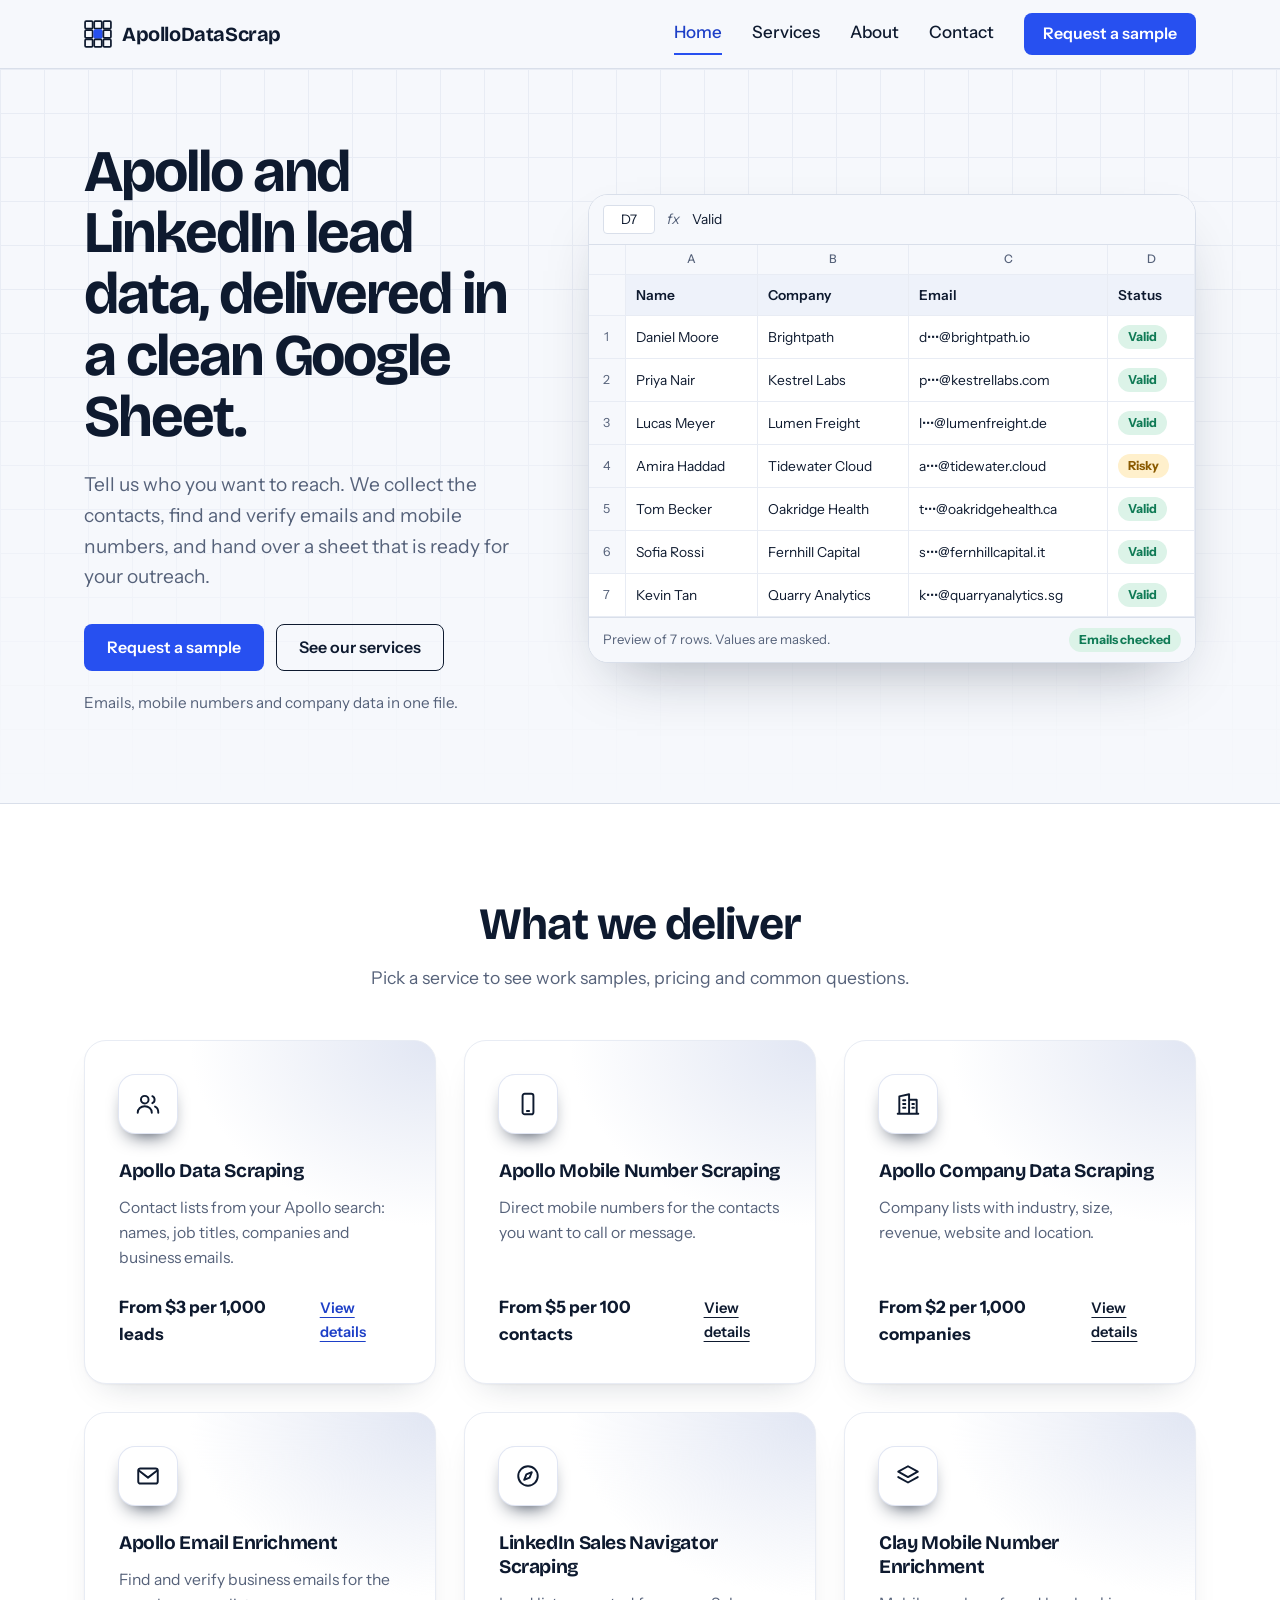
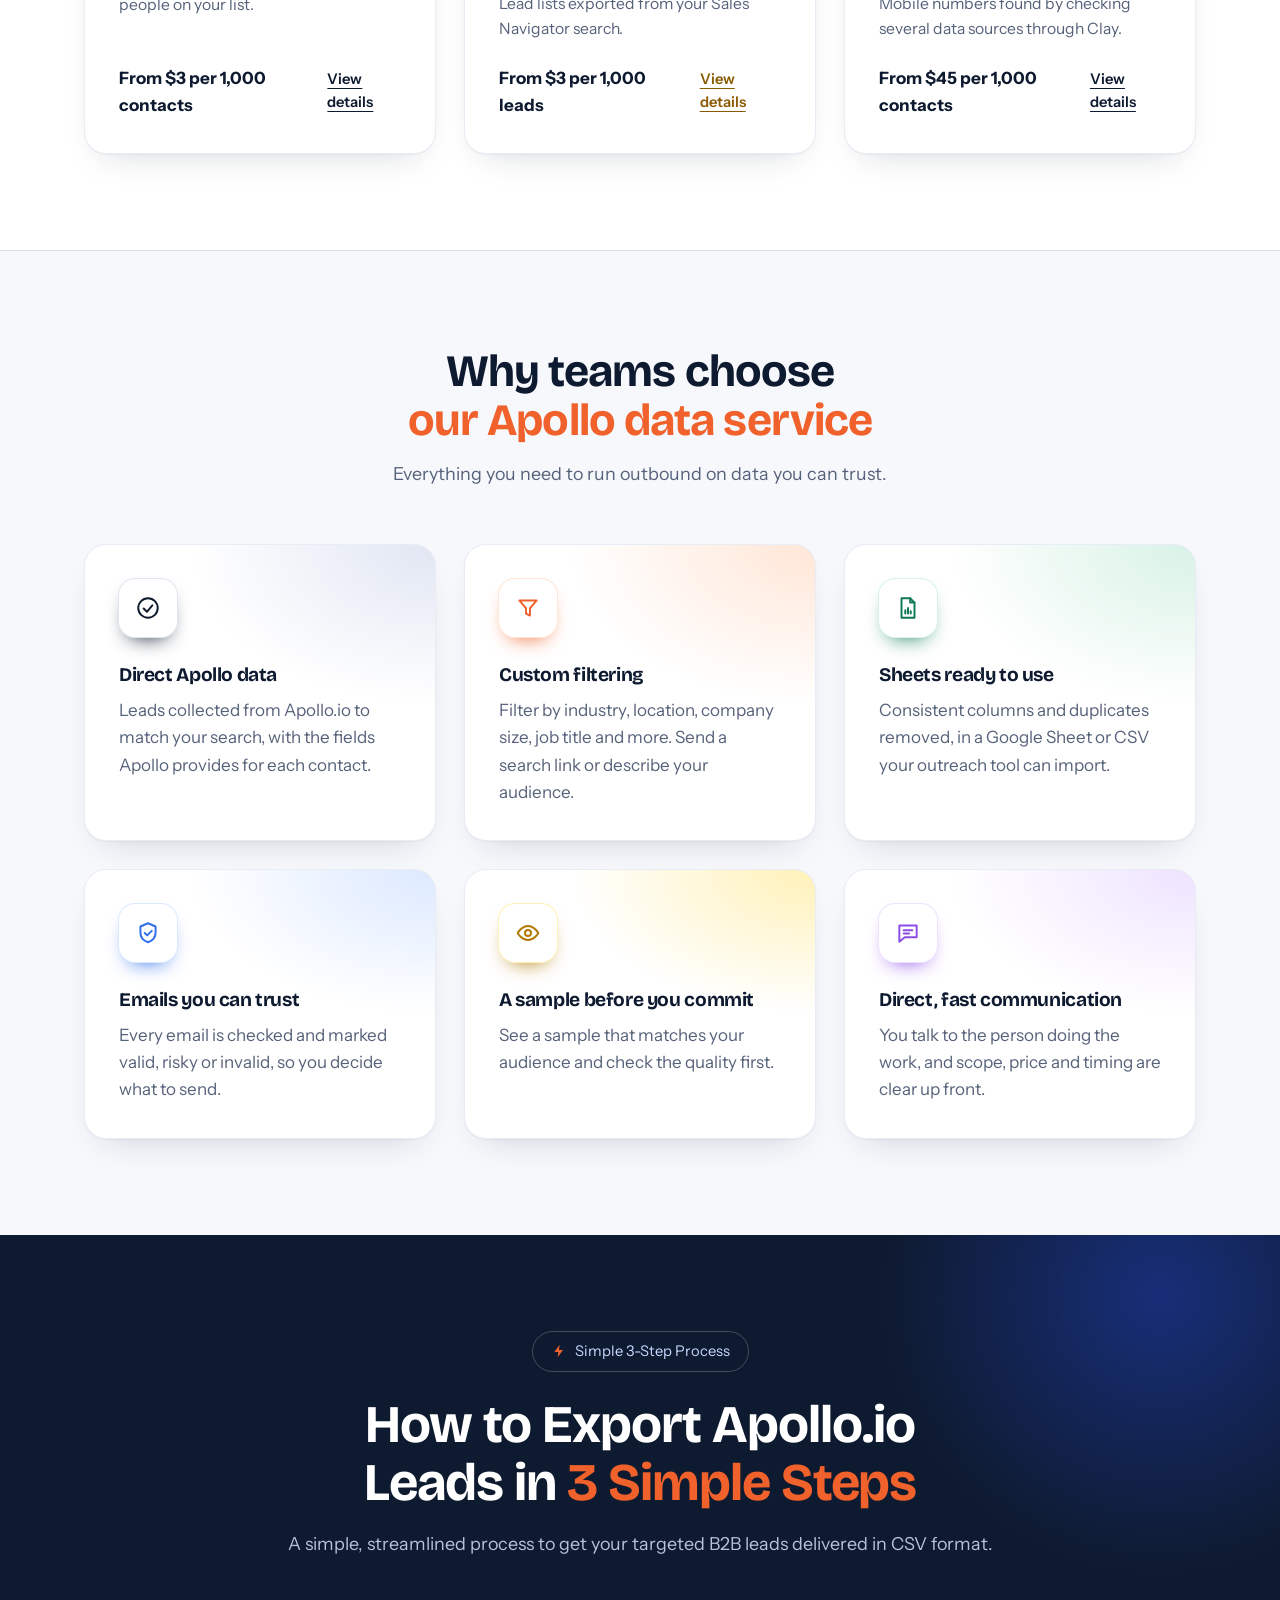
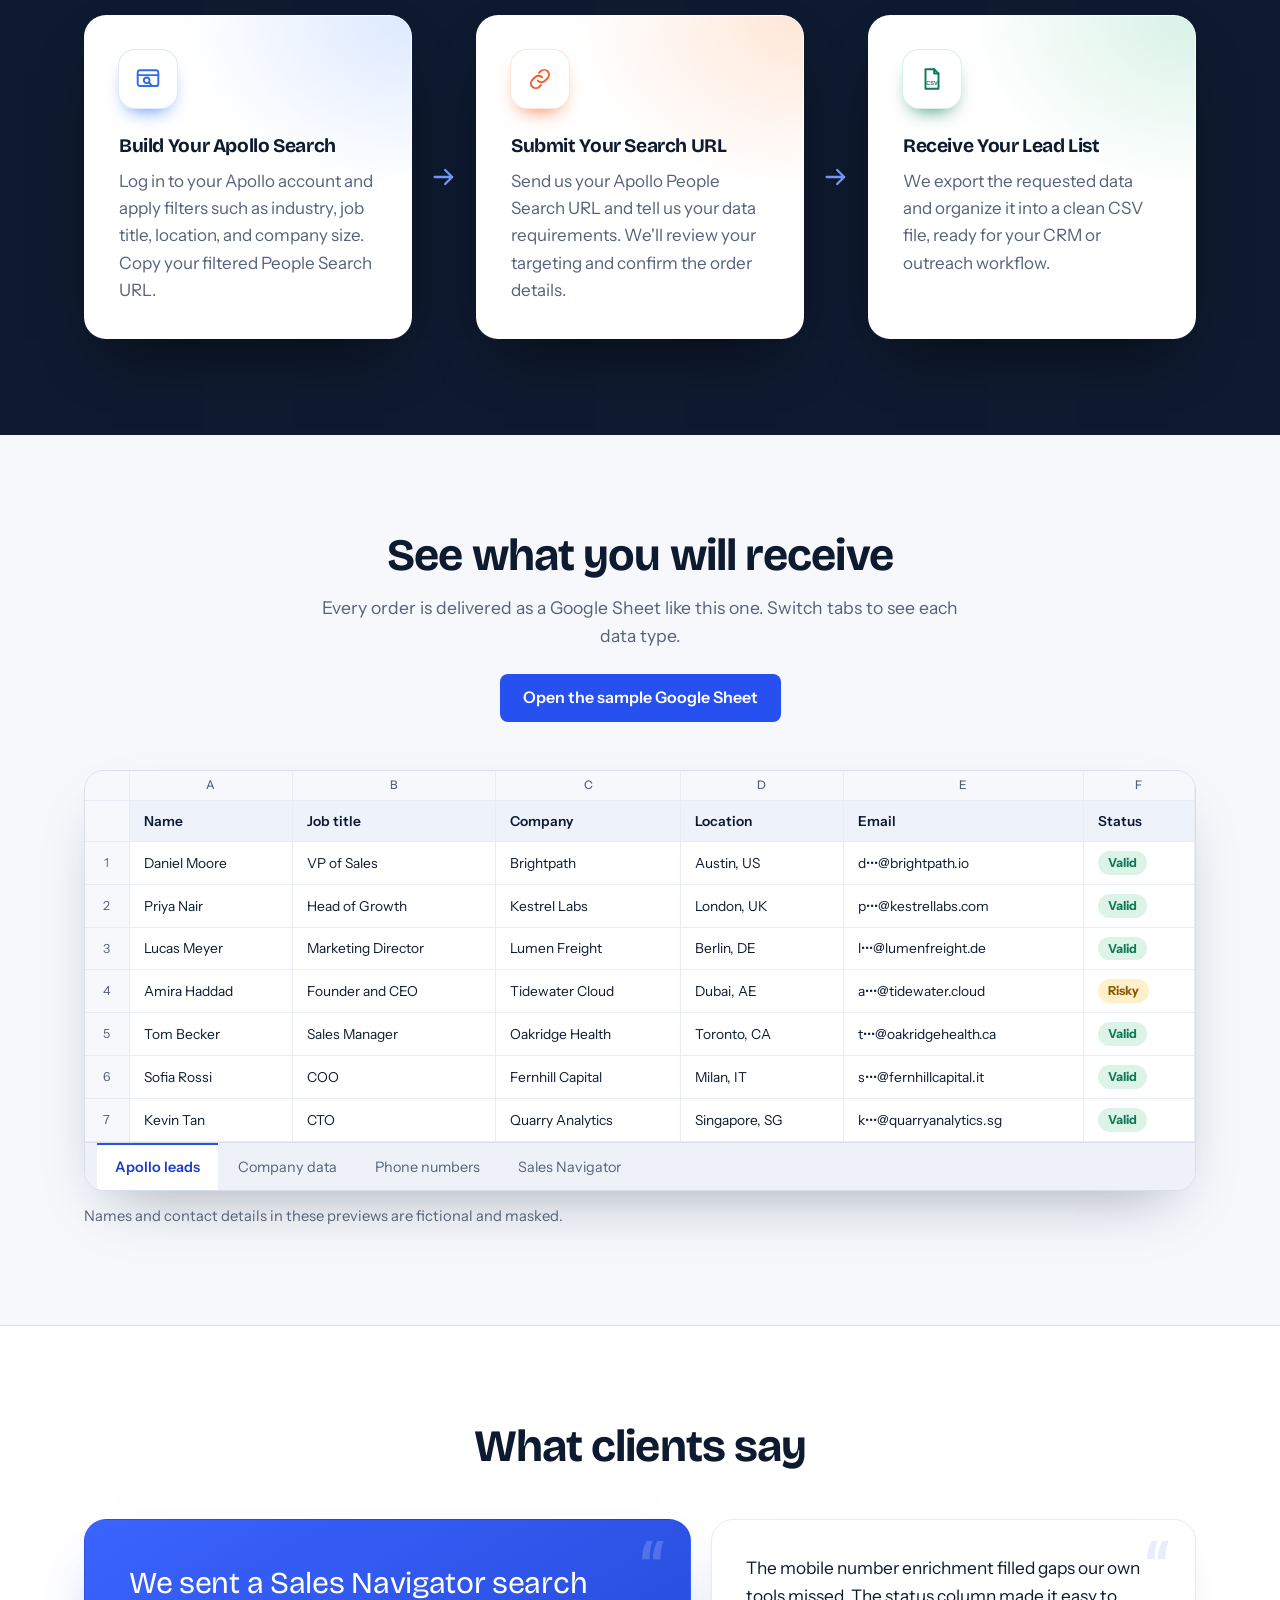
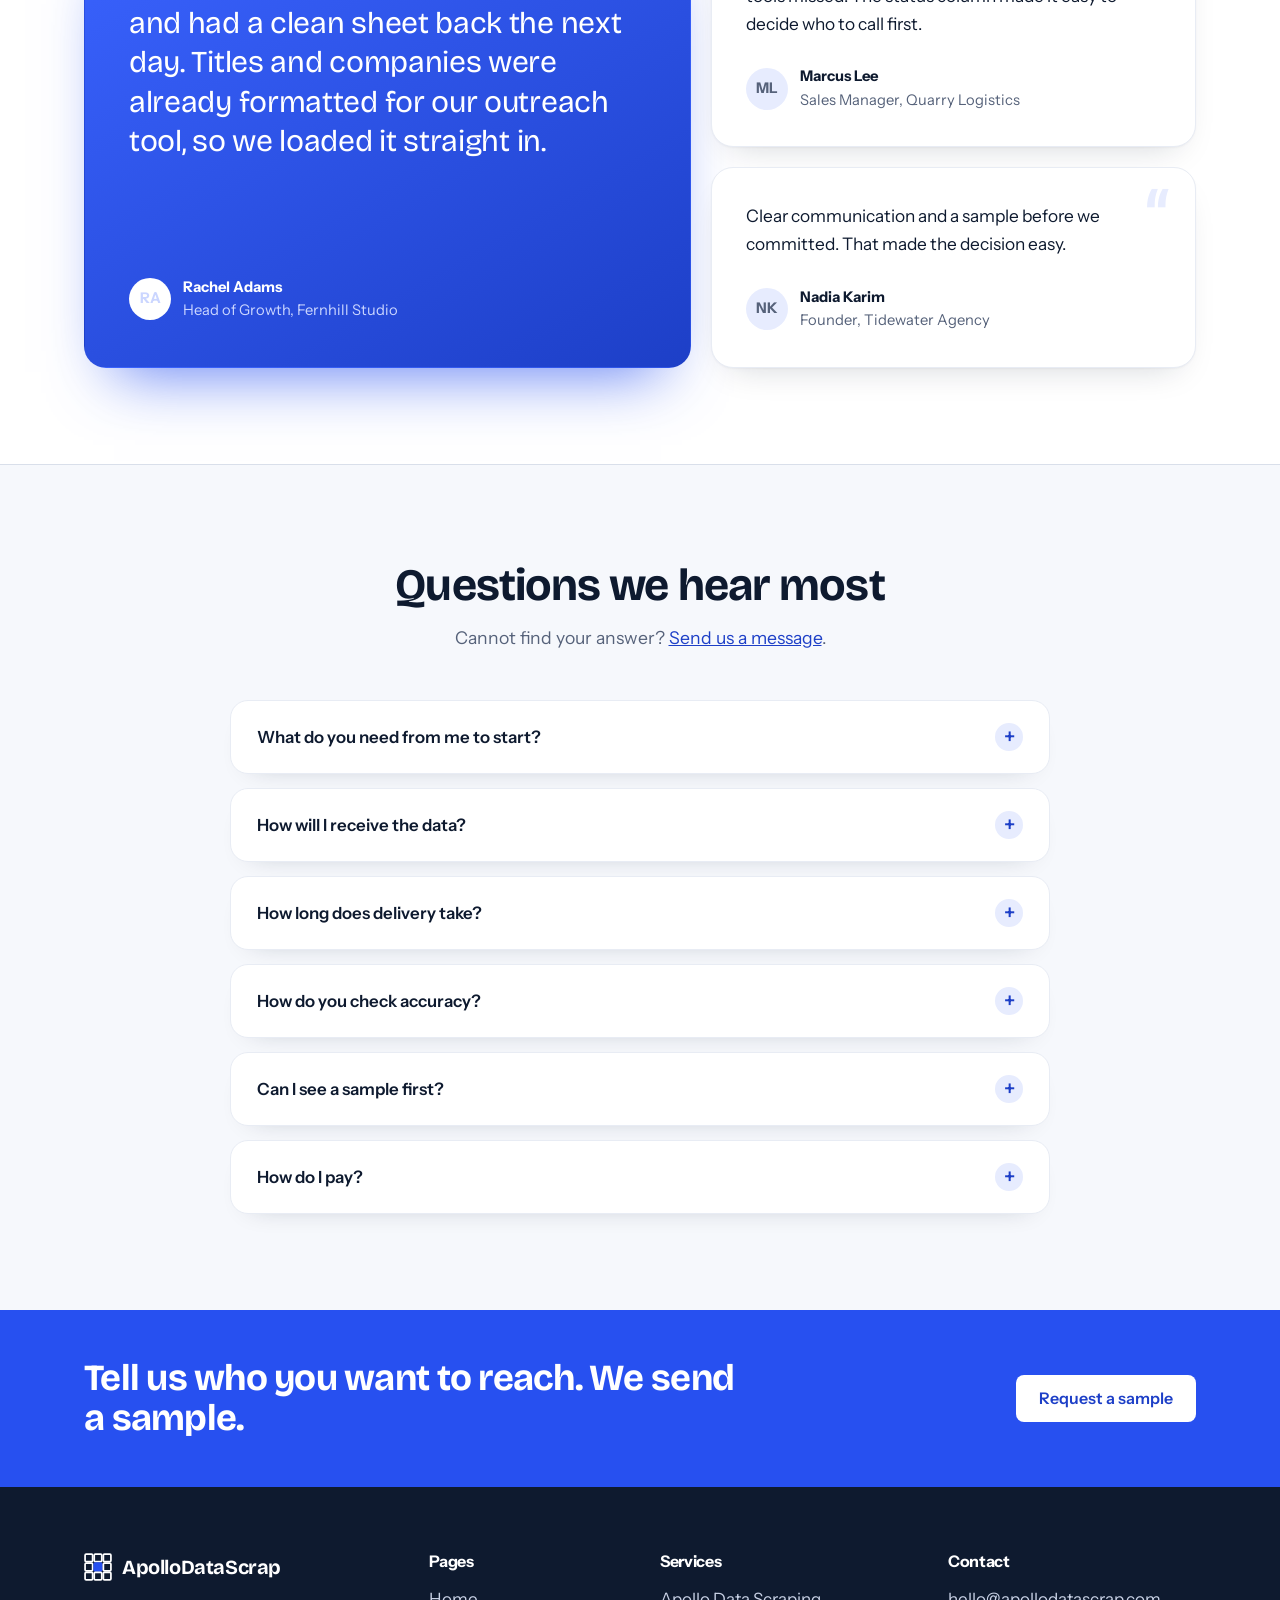
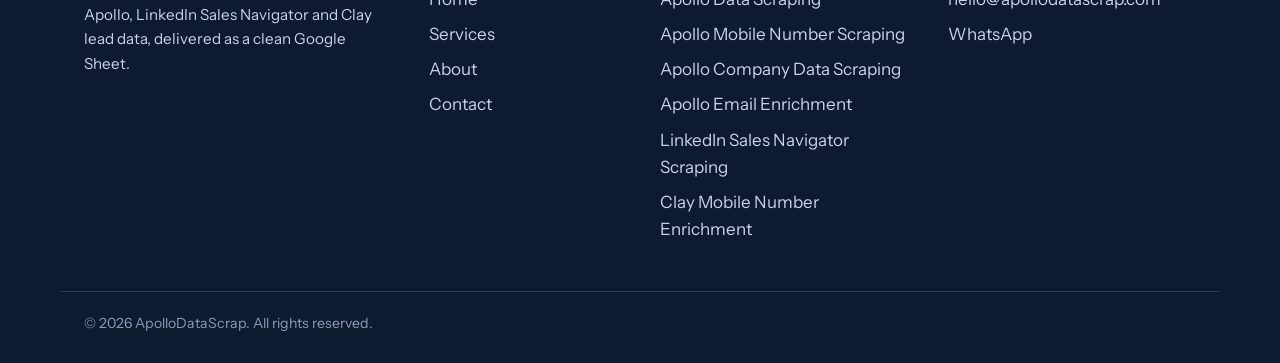
<file: index.html>
<!DOCTYPE html>
<html lang="en" data-email="hello@apollodatascrap.com">
<head>
<meta charset="utf-8">
<meta name="viewport" content="width=device-width, initial-scale=1">
<title>Apollo Data Scraping &amp; Lead Enrichment | ApolloDataScrap</title>
<meta name="description" content="Apollo and LinkedIn Sales Navigator lead data with verified emails, mobile numbers and company data, delivered as a clean Google Sheet or CSV.">
<meta name="robots" content="index,follow,max-image-preview:large,max-snippet:-1,max-video-preview:-1">
<link rel="canonical" href="https://apollodatascrap.com/">
<meta name="theme-color" content="#2750F0">
<link rel="icon" href="/favicon.ico" sizes="32x32">
<link rel="icon" href="/favicon.svg" type="image/svg+xml">
<link rel="apple-touch-icon" href="/apple-touch-icon.png">
<meta property="og:type" content="website">
<meta property="og:site_name" content="ApolloDataScrap">
<meta property="og:locale" content="en_US">
<meta property="og:title" content="Apollo Data Scraping &amp; Lead Enrichment | ApolloDataScrap">
<meta property="og:description" content="Apollo and LinkedIn Sales Navigator lead data with verified emails, mobile numbers and company data, delivered as a clean Google Sheet or CSV.">
<meta property="og:url" content="https://apollodatascrap.com/">
<meta property="og:image" content="https://apollodatascrap.com/assets/img/og-image.png">
<meta property="og:image:width" content="1200">
<meta property="og:image:height" content="630">
<meta property="og:image:alt" content="ApolloDataScrap: Apollo and LinkedIn lead data delivered in a clean Google Sheet">
<meta name="twitter:card" content="summary_large_image">
<meta name="twitter:title" content="Apollo Data Scraping &amp; Lead Enrichment | ApolloDataScrap">
<meta name="twitter:description" content="Apollo and LinkedIn Sales Navigator lead data with verified emails, mobile numbers and company data, delivered as a clean Google Sheet or CSV.">
<meta name="twitter:image" content="https://apollodatascrap.com/assets/img/og-image.png">
<link rel="preconnect" href="https://fonts.googleapis.com">
<link rel="preconnect" href="https://fonts.gstatic.com" crossorigin>
<link rel="preload" as="style" href="https://fonts.googleapis.com/css2?family=Bricolage+Grotesque:opsz,wght@12..96,600;12..96,700&family=Instrument+Sans:wght@400;500;600;700&display=swap" onload="this.onload=null;this.rel='stylesheet'">
<noscript><link rel="stylesheet" href="https://fonts.googleapis.com/css2?family=Bricolage+Grotesque:opsz,wght@12..96,600;12..96,700&family=Instrument+Sans:wght@400;500;600;700&display=swap"></noscript>
<link rel="stylesheet" href="/assets/css/style.css">
<script type="application/ld+json">{"@context":"https://schema.org","@graph":[{"@type":"Organization","@id":"https://apollodatascrap.com/#organization","name":"ApolloDataScrap","url":"https://apollodatascrap.com/","logo":{"@type":"ImageObject","url":"https://apollodatascrap.com/assets/img/logo-512.png","width":512,"height":512},"email":"hello@apollodatascrap.com","description":"Lead data service for Apollo, LinkedIn Sales Navigator and Clay: contacts, company data, email and mobile number enrichment delivered as a Google Sheet or CSV."},{"@type":"WebSite","@id":"https://apollodatascrap.com/#website","url":"https://apollodatascrap.com/","name":"ApolloDataScrap","inLanguage":"en","publisher":{"@id":"https://apollodatascrap.com/#organization"}}]}</script>
<script type="application/ld+json">{"@context":"https://schema.org","@type":"FAQPage","mainEntity":[{"@type":"Question","name":"What do you need from me to start?","acceptedAnswer":{"@type":"Answer","text":"Your target audience (job titles, industries, countries, company size), an Apollo or Sales Navigator search link if you have one, the quantity you need and the columns you want. If you are unsure, send what you have and we help with the rest."}},{"@type":"Question","name":"How will I receive the data?","acceptedAnswer":{"@type":"Answer","text":"As a Google Sheet shared with you, or as a CSV file. Columns are consistent and ready to import into your outreach tool."}},{"@type":"Question","name":"How long does delivery take?","acceptedAnswer":{"@type":"Answer","text":"Small lists often take one to three business days. Larger lists depend on size and filters. We confirm the timing before you pay."}},{"@type":"Question","name":"How do you check accuracy?","acceptedAnswer":{"@type":"Answer","text":"Emails are checked and marked valid, risky or invalid. Phone numbers get a status. Duplicate rows are removed before delivery."}},{"@type":"Question","name":"Can I see a sample first?","acceptedAnswer":{"@type":"Answer","text":"Yes. Look at the sample sheet on this page, or ask for a small sample that matches your audience."}},{"@type":"Question","name":"How do I pay?","acceptedAnswer":{"@type":"Answer","text":"We share payment details after you approve the scope and sample. Ask us about the options available in your country."}}]}</script>
</head>
<body>
<a class="skip" href="#main">Skip to content</a>

<header class="site-header" id="siteHeader">
  <div class="wrap site-header__in">
    <a class="brand" href="/" aria-label="ApolloDataScrap home"><span id="brandMark"><svg width="28" height="28" viewBox="0 0 26 26" aria-hidden="true"><rect x="1" y="1" width="7" height="7" rx="1" fill="none" stroke="#0E1A2F" stroke-width="1.6"/><rect x="9.5" y="1" width="7" height="7" rx="1" fill="none" stroke="#0E1A2F" stroke-width="1.6"/><rect x="18" y="1" width="7" height="7" rx="1" fill="none" stroke="#0E1A2F" stroke-width="1.6"/><rect x="1" y="9.5" width="7" height="7" rx="1" fill="none" stroke="#0E1A2F" stroke-width="1.6"/><rect x="9.5" y="9.5" width="7" height="7" rx="1" fill="#2750F0" stroke="#2750F0" stroke-width="1.6"/><rect x="18" y="9.5" width="7" height="7" rx="1" fill="none" stroke="#0E1A2F" stroke-width="1.6"/><rect x="1" y="18" width="7" height="7" rx="1" fill="none" stroke="#0E1A2F" stroke-width="1.6"/><rect x="9.5" y="18" width="7" height="7" rx="1" fill="none" stroke="#0E1A2F" stroke-width="1.6"/><rect x="18" y="18" width="7" height="7" rx="1" fill="none" stroke="#0E1A2F" stroke-width="1.6"/></svg></span><span class="brand__name">ApolloDataScrap</span></a>
    <button class="menu-btn" id="menuBtn" type="button" aria-expanded="false" aria-controls="nav">Menu</button>
    <nav class="nav" id="nav" aria-label="Main">
      <a href="/" data-nav="home" aria-current="page">Home</a>
      <a href="/services/" data-nav="services">Services</a>
      <a href="/about/" data-nav="about">About</a>
      <a href="/contact/" data-nav="contact">Contact</a>
      <a class="btn btn--primary nav__cta" href="/contact/">Request a sample</a>
    </nav>
  </div>
</header>

<main id="main" tabindex="-1">
  <section class="hero">
    <div class="wrap hero__in">
      <div>
        <h1>Apollo and LinkedIn lead data, delivered in a clean Google Sheet.</h1>
        <p class="hero__lead">Tell us who you want to reach. We collect the contacts, find and verify emails and mobile numbers, and hand over a sheet that is ready for your outreach.</p>
        <div class="hero__actions">
          <a class="btn btn--primary" href="/contact/">Request a sample</a>
          <a class="btn btn--ghost" href="#services">See our services</a>
        </div>
        <p class="hero__note">Emails, mobile numbers and company data in one file.</p>
      </div>
      <div class="sheet" aria-label="Preview of a delivered lead sheet">
        <div class="sheet__bar"><span class="namebox">D7</span><span class="fx">fx</span><span class="formula">Valid</span></div>
        <div class="sheet__scroll"><table class="xl xl--live"><thead><tr class="letters"><th></th><th>A</th><th class="hide-sm">B</th><th>C</th><th>D</th></tr><tr><th class="gut"></th><th>Name</th><th class="hide-sm">Company</th><th>Email</th><th>Status</th></tr></thead><tbody><tr style="--i:0"><td class="gut">1</td><td>Daniel Moore</td><td class="hide-sm">Brightpath</td><td>d•••@brightpath.io</td><td><span class="chip chip--ok">Valid</span></td></tr><tr style="--i:1"><td class="gut">2</td><td>Priya Nair</td><td class="hide-sm">Kestrel Labs</td><td>p•••@kestrellabs.com</td><td><span class="chip chip--ok">Valid</span></td></tr><tr style="--i:2"><td class="gut">3</td><td>Lucas Meyer</td><td class="hide-sm">Lumen Freight</td><td>l•••@lumenfreight.de</td><td><span class="chip chip--ok">Valid</span></td></tr><tr style="--i:3"><td class="gut">4</td><td>Amira Haddad</td><td class="hide-sm">Tidewater Cloud</td><td>a•••@tidewater.cloud</td><td><span class="chip chip--warn">Risky</span></td></tr><tr style="--i:4"><td class="gut">5</td><td>Tom Becker</td><td class="hide-sm">Oakridge Health</td><td>t•••@oakridgehealth.ca</td><td><span class="chip chip--ok">Valid</span></td></tr><tr style="--i:5"><td class="gut">6</td><td>Sofia Rossi</td><td class="hide-sm">Fernhill Capital</td><td>s•••@fernhillcapital.it</td><td><span class="chip chip--ok">Valid</span></td></tr><tr style="--i:6" class="is-new"><td class="gut">7</td><td>Kevin Tan</td><td class="hide-sm">Quarry Analytics</td><td>k•••@quarryanalytics.sg</td><td><span class="chip chip--ok">Valid</span></td></tr></tbody></table></div>
        <div class="sheet__foot"><span>Preview of 7 rows. Values are masked.</span><span class="chip chip--ok">Emails checked</span></div>
      </div>
    </div>
  </section>

  <section class="section section--white" id="services">
    <div class="wrap">
      <div class="section__head"><h2>What we deliver</h2><p>Pick a service to see work samples, pricing and common questions.</p></div>
      <div class="cells">
    <a class="cell cell--t1" href="/services/apollo-data-scraping/">
      <span class="ico"><svg viewBox="0 0 24 24" aria-hidden="true"><circle cx="9" cy="8" r="3.5"/><path d="M2.5 20c0-3.6 2.9-6 6.5-6s6.5 2.4 6.5 6"/><path d="M16 4.8a3.5 3.5 0 0 1 0 6.4M18.5 14.4c2 .8 3 2.6 3 5.6"/></svg></span>
      <h3>Apollo Data Scraping</h3>
      <p>Contact lists from your Apollo search: names, job titles, companies and business emails.</p>
      <span class="cell__foot"><span class="cell__price">From $3 per 1,000 leads</span><span class="cell__more">View details</span></span>
    </a>
    <a class="cell cell--t2" href="/services/apollo-mobile-number-scraping/">
      <span class="ico"><svg viewBox="0 0 24 24" aria-hidden="true"><rect x="7" y="2.5" width="10" height="19" rx="2"/><path d="M11 18.5h2"/></svg></span>
      <h3>Apollo Mobile Number Scraping</h3>
      <p>Direct mobile numbers for the contacts you want to call or message.</p>
      <span class="cell__foot"><span class="cell__price">From $5 per 100 contacts</span><span class="cell__more">View details</span></span>
    </a>
    <a class="cell cell--t3" href="/services/apollo-company-data-scraping/">
      <span class="ico"><svg viewBox="0 0 24 24" aria-hidden="true"><path d="M4 21V5l9-2v18M13 8h7v13M2.5 21h19"/><path d="M7.5 8.5h2M7.5 12h2M7.5 15.5h2M16 12h1.5M16 15.5h1.5"/></svg></span>
      <h3>Apollo Company Data Scraping</h3>
      <p>Company lists with industry, size, revenue, website and location.</p>
      <span class="cell__foot"><span class="cell__price">From $2 per 1,000 companies</span><span class="cell__more">View details</span></span>
    </a>
    <a class="cell cell--t4" href="/services/apollo-email-enrichment/">
      <span class="ico"><svg viewBox="0 0 24 24" aria-hidden="true"><rect x="3" y="5" width="18" height="14" rx="2"/><path d="m3.5 7 8.5 6.5L20.5 7"/></svg></span>
      <h3>Apollo Email Enrichment</h3>
      <p>Find and verify business emails for the people on your list.</p>
      <span class="cell__foot"><span class="cell__price">From $3 per 1,000 contacts</span><span class="cell__more">View details</span></span>
    </a>
    <a class="cell cell--t5" href="/services/linkedin-sales-navigator-scraping/">
      <span class="ico"><svg viewBox="0 0 24 24" aria-hidden="true"><circle cx="12" cy="12" r="9"/><path d="m15.5 8.5-2 5-5 2 2-5z"/></svg></span>
      <h3>LinkedIn Sales Navigator Scraping</h3>
      <p>Lead lists exported from your Sales Navigator search.</p>
      <span class="cell__foot"><span class="cell__price">From $3 per 1,000 leads</span><span class="cell__more">View details</span></span>
    </a>
    <a class="cell cell--t6" href="/services/clay-mobile-number-enrichment/">
      <span class="ico"><svg viewBox="0 0 24 24" aria-hidden="true"><path d="m12 3 9 5-9 5-9-5z"/><path d="m3 13 9 5 9-5"/></svg></span>
      <h3>Clay Mobile Number Enrichment</h3>
      <p>Mobile numbers found by checking several data sources through Clay.</p>
      <span class="cell__foot"><span class="cell__price">From $45 per 1,000 contacts</span><span class="cell__more">View details</span></span>
    </a></div>
    </div>
  </section>

  <section class="section">
    <div class="wrap">
      <div class="why6__head"><h2>Why teams choose <span class="accent">our Apollo data service</span></h2><p>Everything you need to run outbound on data you can trust.</p></div>
      <div class="why6__grid"><article class="why6__card why6__card--t1"><span class="why6__ico"><svg viewBox="0 0 24 24" aria-hidden="true"><circle cx="12" cy="12" r="9"/><path d="m8 12.5 3 3 5-6"/></svg></span><h3>Direct Apollo data</h3><p>Leads collected from Apollo.io to match your search, with the fields Apollo provides for each contact.</p></article><article class="why6__card why6__card--t2"><span class="why6__ico"><svg viewBox="0 0 24 24" aria-hidden="true"><path d="M4 5h16l-6.2 7.4V19l-3.6-1.8v-4.8z"/></svg></span><h3>Custom filtering</h3><p>Filter by industry, location, company size, job title and more. Send a search link or describe your audience.</p></article><article class="why6__card why6__card--t3"><span class="why6__ico"><svg viewBox="0 0 24 24" aria-hidden="true"><path d="M6 3h8l4 4v14H6z"/><path d="M14 3v4h4"/><path d="M9.5 17v-3M12 17v-5M14.5 17v-2"/></svg></span><h3>Sheets ready to use</h3><p>Consistent columns and duplicates removed, in a Google Sheet or CSV your outreach tool can import.</p></article><article class="why6__card why6__card--t4"><span class="why6__ico"><svg viewBox="0 0 24 24" aria-hidden="true"><path d="M12 3 5 6v5.5c0 4.2 2.8 7.6 7 9 4.2-1.4 7-4.8 7-9V6z"/><path d="m9 12 2.2 2.2L15.5 10"/></svg></span><h3>Emails you can trust</h3><p>Every email is checked and marked valid, risky or invalid, so you decide what to send.</p></article><article class="why6__card why6__card--t5"><span class="why6__ico"><svg viewBox="0 0 24 24" aria-hidden="true"><path d="M2.5 12S6 5.5 12 5.5 21.5 12 21.5 12 18 18.5 12 18.5 2.5 12 2.5 12z"/><circle cx="12" cy="12" r="2.8"/></svg></span><h3>A sample before you commit</h3><p>See a sample that matches your audience and check the quality first.</p></article><article class="why6__card why6__card--t6"><span class="why6__ico"><svg viewBox="0 0 24 24" aria-hidden="true"><path d="M4 5h16v11H9l-5 4z"/><path d="M8 9.5h8M8 12.5h5"/></svg></span><h3>Direct, fast communication</h3><p>You talk to the person doing the work, and scope, price and timing are clear up front.</p></article></div>
    </div>
  </section>

  <section class="section section--dark p3">
    <div class="wrap">
      <div class="p3__head">
        <span class="p3__badge"><svg viewBox="0 0 24 24" aria-hidden="true"><path d="M13 2.5 5 13.5h6L10 21.5l8-11h-6z"/></svg>Simple 3-Step Process</span>
        <h2>How to Export Apollo.io Leads in <span class="accent">3 Simple Steps</span></h2>
        <p>A simple, streamlined process to get your targeted B2B leads delivered in CSV format.</p>
      </div>
      <div class="p3__grid"><article class="p3__card p3__card--t4"><span class="p3__ico"><svg viewBox="0 0 24 24" aria-hidden="true"><rect x="2.5" y="4" width="19" height="14.5" rx="2.2"/><path d="M2.5 8.4h19"/><circle cx="10.8" cy="13.2" r="2.6"/><path d="m12.8 15.2 2.4 2.4"/></svg></span><h3>Build Your Apollo Search</h3><span class="p3__bar"></span><p>Log in to your Apollo account and apply filters such as industry, job title, location, and company size. Copy your filtered People Search URL.</p></article><span class="p3__arrow" aria-hidden="true"><svg viewBox="0 0 24 24" aria-hidden="true"><path d="M4 12h15M13 6l6 6-6 6"/></svg></span><article class="p3__card p3__card--t2"><span class="p3__ico"><svg viewBox="0 0 24 24" aria-hidden="true"><path d="M10 13.5a4.5 4.5 0 0 0 6.4.4l2.6-2.6a4.5 4.5 0 0 0-6.4-6.4l-1.5 1.5"/><path d="M14 10.5a4.5 4.5 0 0 0-6.4-.4l-2.6 2.6a4.5 4.5 0 0 0 6.4 6.4l1.5-1.5"/></svg></span><h3>Submit Your Search URL</h3><span class="p3__bar"></span><p>Send us your Apollo People Search URL and tell us your data requirements. We'll review your targeting and confirm the order details.</p></article><span class="p3__arrow" aria-hidden="true"><svg viewBox="0 0 24 24" aria-hidden="true"><path d="M4 12h15M13 6l6 6-6 6"/></svg></span><article class="p3__card p3__card--t3"><span class="p3__ico"><svg viewBox="0 0 24 24" aria-hidden="true"><path d="M6 3h8l4 4v14H6z"/><path d="M14 3v4h4"/><text x="12" y="17.2" text-anchor="middle" font-size="5.2" font-weight="700" font-family="Arial,sans-serif" fill="currentColor" stroke="none">CSV</text></svg></span><h3>Receive Your Lead List</h3><span class="p3__bar"></span><p>We export the requested data and organize it into a clean CSV file, ready for your CRM or outreach workflow.</p></article></div>
    </div>
  </section>

  <section class="section" id="samples">
    <div class="wrap">
      <div class="section__head section__head--row">
        <div><h2>See what you will receive</h2><p>Every order is delivered as a Google Sheet like this one. Switch tabs to see each data type.</p></div>
        <a class="btn btn--primary" href="https://docs.google.com/spreadsheets/" target="_blank" rel="noopener noreferrer">Open the sample Google Sheet</a>
      </div>
      <div class="sheet">
        <div class="sheet__scroll" role="tabpanel" id="panel-apollo-data-scraping" aria-label="Apollo leads sample"><table class="xl"><thead><tr class="letters"><th></th><th>A</th><th>B</th><th>C</th><th>D</th><th>E</th><th>F</th></tr><tr><th class="gut"></th><th>Name</th><th>Job title</th><th>Company</th><th>Location</th><th>Email</th><th>Status</th></tr></thead><tbody><tr><td class="gut">1</td><td>Daniel Moore</td><td>VP of Sales</td><td>Brightpath</td><td>Austin, US</td><td>d•••@brightpath.io</td><td><span class="chip chip--ok">Valid</span></td></tr><tr><td class="gut">2</td><td>Priya Nair</td><td>Head of Growth</td><td>Kestrel Labs</td><td>London, UK</td><td>p•••@kestrellabs.com</td><td><span class="chip chip--ok">Valid</span></td></tr><tr><td class="gut">3</td><td>Lucas Meyer</td><td>Marketing Director</td><td>Lumen Freight</td><td>Berlin, DE</td><td>l•••@lumenfreight.de</td><td><span class="chip chip--ok">Valid</span></td></tr><tr><td class="gut">4</td><td>Amira Haddad</td><td>Founder and CEO</td><td>Tidewater Cloud</td><td>Dubai, AE</td><td>a•••@tidewater.cloud</td><td><span class="chip chip--warn">Risky</span></td></tr><tr><td class="gut">5</td><td>Tom Becker</td><td>Sales Manager</td><td>Oakridge Health</td><td>Toronto, CA</td><td>t•••@oakridgehealth.ca</td><td><span class="chip chip--ok">Valid</span></td></tr><tr><td class="gut">6</td><td>Sofia Rossi</td><td>COO</td><td>Fernhill Capital</td><td>Milan, IT</td><td>s•••@fernhillcapital.it</td><td><span class="chip chip--ok">Valid</span></td></tr><tr><td class="gut">7</td><td>Kevin Tan</td><td>CTO</td><td>Quarry Analytics</td><td>Singapore, SG</td><td>k•••@quarryanalytics.sg</td><td><span class="chip chip--ok">Valid</span></td></tr></tbody></table></div><div class="sheet__scroll" role="tabpanel" id="panel-apollo-company-data-scraping" aria-label="Company data sample" hidden><table class="xl"><thead><tr class="letters"><th></th><th>A</th><th>B</th><th>C</th><th>D</th><th>E</th><th>F</th></tr><tr><th class="gut"></th><th>Company</th><th>Industry</th><th>Employees</th><th>Revenue</th><th>Website</th><th>HQ</th></tr></thead><tbody><tr><td class="gut">1</td><td>Brightpath</td><td>Software</td><td>51–200</td><td>$10M–$25M</td><td>brightpath.io</td><td>Austin, US</td></tr><tr><td class="gut">2</td><td>Kestrel Labs</td><td>Biotech</td><td>11–50</td><td>$1M–$10M</td><td>kestrellabs.com</td><td>London, UK</td></tr><tr><td class="gut">3</td><td>Lumen Freight</td><td>Logistics</td><td>201–500</td><td>$50M–$100M</td><td>lumenfreight.de</td><td>Berlin, DE</td></tr><tr><td class="gut">4</td><td>Tidewater Cloud</td><td>IT Services</td><td>51–200</td><td>$10M–$25M</td><td>tidewater.cloud</td><td>Dubai, AE</td></tr><tr><td class="gut">5</td><td>Oakridge Health</td><td>Healthcare</td><td>501–1,000</td><td>$100M–$250M</td><td>oakridgehealth.ca</td><td>Toronto, CA</td></tr><tr><td class="gut">6</td><td>Fernhill Capital</td><td>Financial Services</td><td>11–50</td><td>$5M–$10M</td><td>fernhillcapital.it</td><td>Milan, IT</td></tr><tr><td class="gut">7</td><td>Quarry Analytics</td><td>Data Analytics</td><td>51–200</td><td>$10M–$25M</td><td>quarryanalytics.sg</td><td>Singapore, SG</td></tr></tbody></table></div><div class="sheet__scroll" role="tabpanel" id="panel-apollo-mobile-number-scraping" aria-label="Phone numbers sample" hidden><table class="xl"><thead><tr class="letters"><th></th><th>A</th><th>B</th><th>C</th><th>D</th><th>E</th></tr><tr><th class="gut"></th><th>Name</th><th>Company</th><th>Mobile</th><th>Country</th><th>Status</th></tr></thead><tbody><tr><td class="gut">1</td><td>Daniel Moore</td><td>Brightpath</td><td>+1 512 ••• ••21</td><td>United States</td><td><span class="chip chip--ok">Verified</span></td></tr><tr><td class="gut">2</td><td>Priya Nair</td><td>Kestrel Labs</td><td>+44 7••• ••• 482</td><td>United Kingdom</td><td><span class="chip chip--ok">Verified</span></td></tr><tr><td class="gut">3</td><td>Lucas Meyer</td><td>Lumen Freight</td><td>+49 15• ••• 7730</td><td>Germany</td><td><span class="chip chip--warn">Unverified</span></td></tr><tr><td class="gut">4</td><td>Amira Haddad</td><td>Tidewater Cloud</td><td>+971 5• ••• 1904</td><td>UAE</td><td><span class="chip chip--ok">Verified</span></td></tr><tr><td class="gut">5</td><td>Tom Becker</td><td>Oakridge Health</td><td>+1 416 ••• ••58</td><td>Canada</td><td><span class="chip chip--ok">Verified</span></td></tr><tr><td class="gut">6</td><td>Sofia Rossi</td><td>Fernhill Capital</td><td>+39 3•• ••• 216</td><td>Italy</td><td><span class="chip chip--ok">Verified</span></td></tr><tr><td class="gut">7</td><td>Kevin Tan</td><td>Quarry Analytics</td><td>+65 8••• 3392</td><td>Singapore</td><td><span class="chip chip--warn">Unverified</span></td></tr></tbody></table></div><div class="sheet__scroll" role="tabpanel" id="panel-linkedin-sales-navigator-scraping" aria-label="Sales Navigator sample" hidden><table class="xl"><thead><tr class="letters"><th></th><th>A</th><th>B</th><th>C</th><th>D</th><th>E</th></tr><tr><th class="gut"></th><th>Name</th><th>Headline</th><th>Company</th><th>Seniority</th><th>Profile</th></tr></thead><tbody><tr><td class="gut">1</td><td>Daniel Moore</td><td>VP of Sales at Brightpath</td><td>Brightpath</td><td>VP</td><td>in/daniel-m•••</td></tr><tr><td class="gut">2</td><td>Priya Nair</td><td>Head of Growth at Kestrel</td><td>Kestrel Labs</td><td>Head</td><td>in/priya-n•••</td></tr><tr><td class="gut">3</td><td>Lucas Meyer</td><td>Marketing Director at Lumen</td><td>Lumen Freight</td><td>Director</td><td>in/lucas-m•••</td></tr><tr><td class="gut">4</td><td>Amira Haddad</td><td>Founder and CEO at Tidewater</td><td>Tidewater Cloud</td><td>Owner</td><td>in/amira-h•••</td></tr><tr><td class="gut">5</td><td>Tom Becker</td><td>Sales Manager at Oakridge</td><td>Oakridge Health</td><td>Manager</td><td>in/tom-b•••</td></tr><tr><td class="gut">6</td><td>Sofia Rossi</td><td>COO at Fernhill</td><td>Fernhill Capital</td><td>CXO</td><td>in/sofia-r•••</td></tr><tr><td class="gut">7</td><td>Kevin Tan</td><td>CTO at Quarry</td><td>Quarry Analytics</td><td>CXO</td><td>in/kevin-t•••</td></tr></tbody></table></div>
        <div class="tabs" role="tablist" aria-label="Sample sheets">
          <button class="tab" role="tab" type="button" data-tab="apollo-data-scraping" aria-controls="panel-apollo-data-scraping" aria-selected="true">Apollo leads</button><button class="tab" role="tab" type="button" data-tab="apollo-company-data-scraping" aria-controls="panel-apollo-company-data-scraping" aria-selected="false">Company data</button><button class="tab" role="tab" type="button" data-tab="apollo-mobile-number-scraping" aria-controls="panel-apollo-mobile-number-scraping" aria-selected="false">Phone numbers</button><button class="tab" role="tab" type="button" data-tab="linkedin-sales-navigator-scraping" aria-controls="panel-linkedin-sales-navigator-scraping" aria-selected="false">Sales Navigator</button>
        </div>
      </div>
      <p class="muted" style="margin-top:14px;font-size:.92rem">Names and contact details in these previews are fictional and masked.</p>
    </div>
  </section>

  <section class="section section--white">
    <div class="wrap">
      <div class="section__head"><h2>What clients say</h2></div>
      <div class="quotes">
    <figure class="quote quote--lead">
      <blockquote>We sent a Sales Navigator search and had a clean sheet back the next day. Titles and companies were already formatted for our outreach tool, so we loaded it straight in.</blockquote>
      <figcaption><span class="avatar">RA</span><div><strong>Rachel Adams</strong><span>Head of Growth, Fernhill Studio</span></div></figcaption>
    </figure>
    <figure class="quote">
      <blockquote>The mobile number enrichment filled gaps our own tools missed. The status column made it easy to decide who to call first.</blockquote>
      <figcaption><span class="avatar">ML</span><div><strong>Marcus Lee</strong><span>Sales Manager, Quarry Logistics</span></div></figcaption>
    </figure>
    <figure class="quote">
      <blockquote>Clear communication and a sample before we committed. That made the decision easy.</blockquote>
      <figcaption><span class="avatar">NK</span><div><strong>Nadia Karim</strong><span>Founder, Tidewater Agency</span></div></figcaption>
    </figure></div>
    </div>
  </section>

  <section class="section">
    <div class="wrap">
      <div class="section__head"><h2>Questions we hear most</h2><p>Cannot find your answer? <a href="/contact/" style="color:var(--blue-deep)">Send us a message</a>.</p></div>
      <div class="faq faq--center"><details><summary>What do you need from me to start?</summary><p>Your target audience (job titles, industries, countries, company size), an Apollo or Sales Navigator search link if you have one, the quantity you need and the columns you want. If you are unsure, send what you have and we help with the rest.</p></details><details><summary>How will I receive the data?</summary><p>As a Google Sheet shared with you, or as a CSV file. Columns are consistent and ready to import into your outreach tool.</p></details><details><summary>How long does delivery take?</summary><p>Small lists often take one to three business days. Larger lists depend on size and filters. We confirm the timing before you pay.</p></details><details><summary>How do you check accuracy?</summary><p>Emails are checked and marked valid, risky or invalid. Phone numbers get a status. Duplicate rows are removed before delivery.</p></details><details><summary>Can I see a sample first?</summary><p>Yes. Look at the sample sheet on this page, or ask for a small sample that matches your audience.</p></details><details><summary>How do I pay?</summary><p>We share payment details after you approve the scope and sample. Ask us about the options available in your country.</p></details></div>
    </div>
  </section>
</main>
<footer class="site-footer" id="footer">
  <div class="cta-band"><div class="wrap cta-band__in">
    <h2>Tell us who you want to reach. We send a sample.</h2>
    <a class="btn btn--light" href="/contact/">Request a sample</a>
  </div></div>
  <div class="wrap foot-grid">
    <div><a class="brand" href="/"><svg width="28" height="28" viewBox="0 0 26 26" aria-hidden="true"><rect x="1" y="1" width="7" height="7" rx="1" fill="none" stroke="#FFFFFF" stroke-width="1.6"/><rect x="9.5" y="1" width="7" height="7" rx="1" fill="none" stroke="#FFFFFF" stroke-width="1.6"/><rect x="18" y="1" width="7" height="7" rx="1" fill="none" stroke="#FFFFFF" stroke-width="1.6"/><rect x="1" y="9.5" width="7" height="7" rx="1" fill="none" stroke="#FFFFFF" stroke-width="1.6"/><rect x="9.5" y="9.5" width="7" height="7" rx="1" fill="#2750F0" stroke="#2750F0" stroke-width="1.6"/><rect x="18" y="9.5" width="7" height="7" rx="1" fill="none" stroke="#FFFFFF" stroke-width="1.6"/><rect x="1" y="18" width="7" height="7" rx="1" fill="none" stroke="#FFFFFF" stroke-width="1.6"/><rect x="9.5" y="18" width="7" height="7" rx="1" fill="none" stroke="#FFFFFF" stroke-width="1.6"/><rect x="18" y="18" width="7" height="7" rx="1" fill="none" stroke="#FFFFFF" stroke-width="1.6"/></svg><span class="brand__name">ApolloDataScrap</span></a><p>Apollo, LinkedIn Sales Navigator and Clay lead data, delivered as a clean Google Sheet.</p></div>
    <div><h2 class="foot-title">Pages</h2><ul><li><a href="/">Home</a></li><li><a href="/services/">Services</a></li><li><a href="/about/">About</a></li><li><a href="/contact/">Contact</a></li></ul></div>
    <div><h2 class="foot-title">Services</h2><ul><li><a href="/services/apollo-data-scraping/">Apollo Data Scraping</a></li><li><a href="/services/apollo-mobile-number-scraping/">Apollo Mobile Number Scraping</a></li><li><a href="/services/apollo-company-data-scraping/">Apollo Company Data Scraping</a></li><li><a href="/services/apollo-email-enrichment/">Apollo Email Enrichment</a></li><li><a href="/services/linkedin-sales-navigator-scraping/">LinkedIn Sales Navigator Scraping</a></li><li><a href="/services/clay-mobile-number-enrichment/">Clay Mobile Number Enrichment</a></li></ul></div>
    <div><h2 class="foot-title">Contact</h2><ul><li><a href="mailto:hello@apollodatascrap.com">hello@apollodatascrap.com</a></li><li><a href="https://wa.me/8801XXXXXXXXX" target="_blank" rel="noopener noreferrer">WhatsApp</a></li></ul></div>
  </div>
  <div class="wrap foot-base">&copy; 2026 ApolloDataScrap. All rights reserved.</div>
</footer>

<script src="/assets/js/main.js" defer></script>
</body>
</html>
</file>
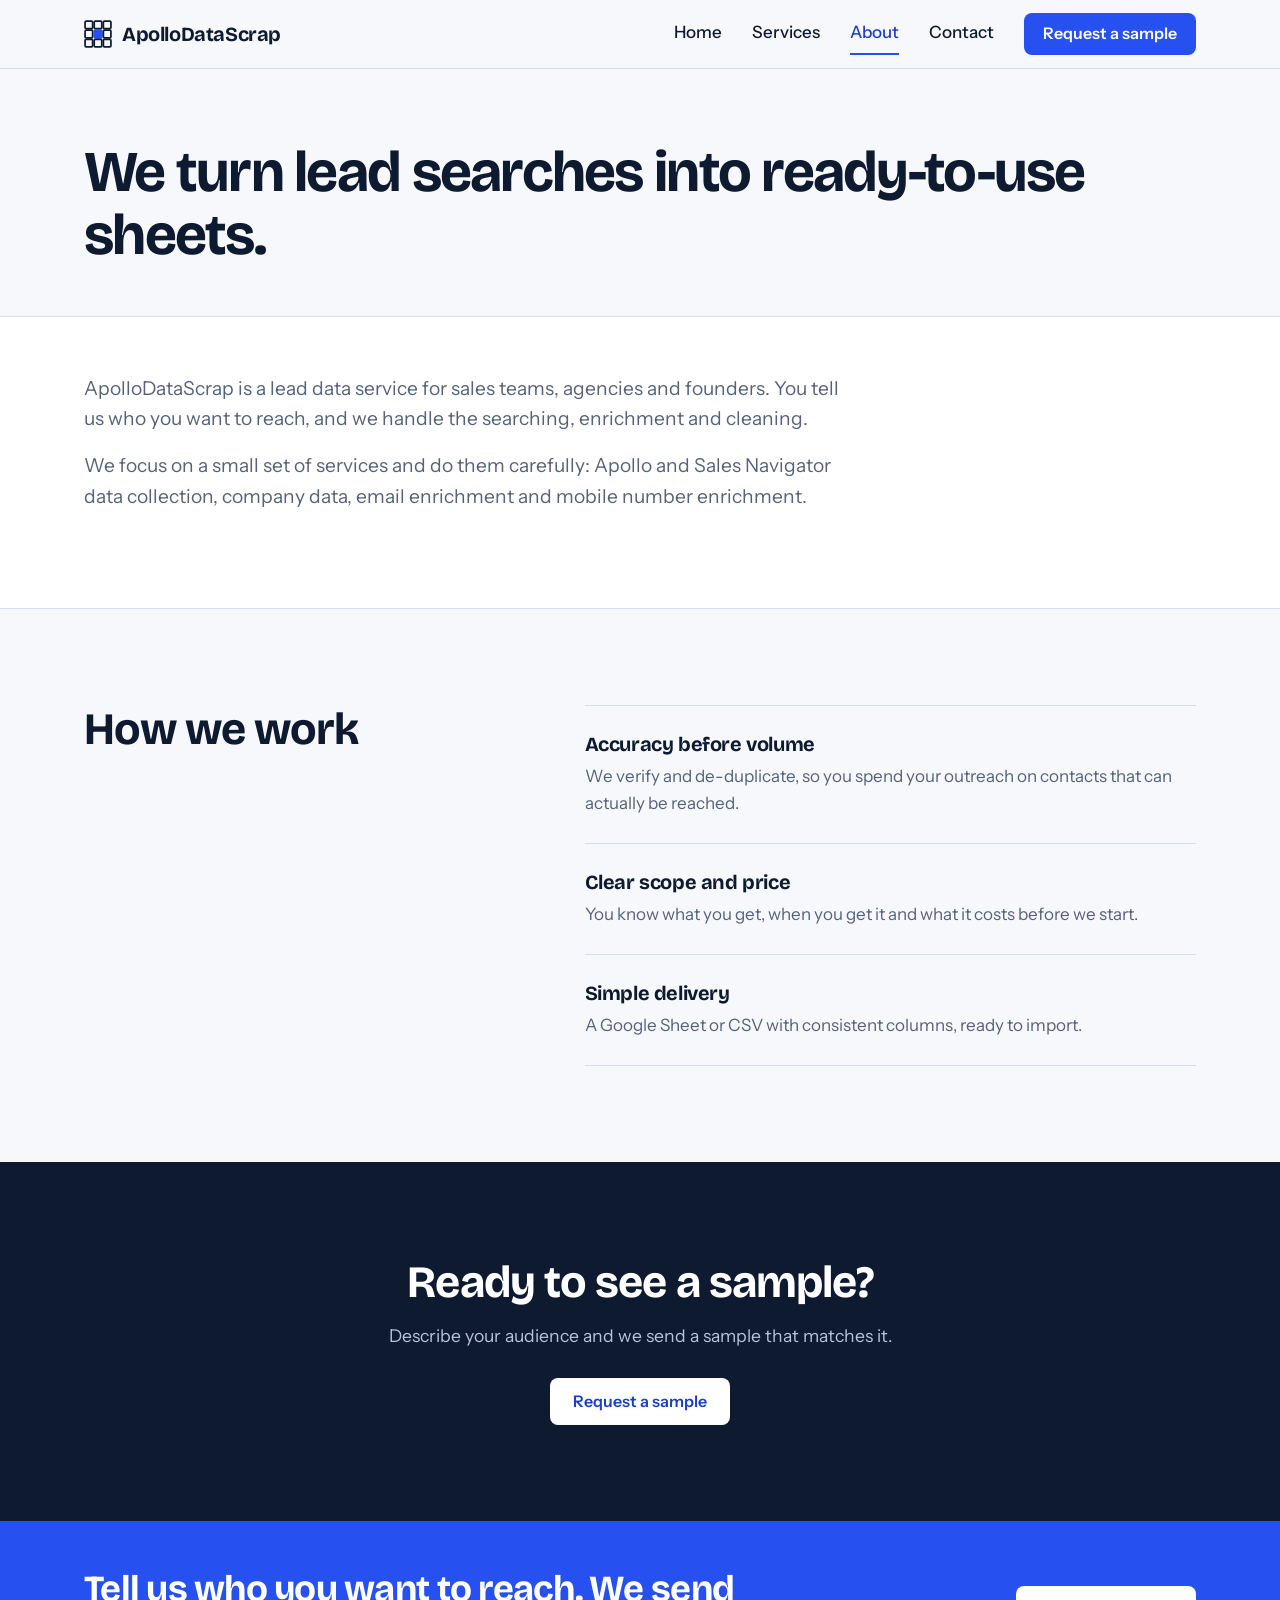
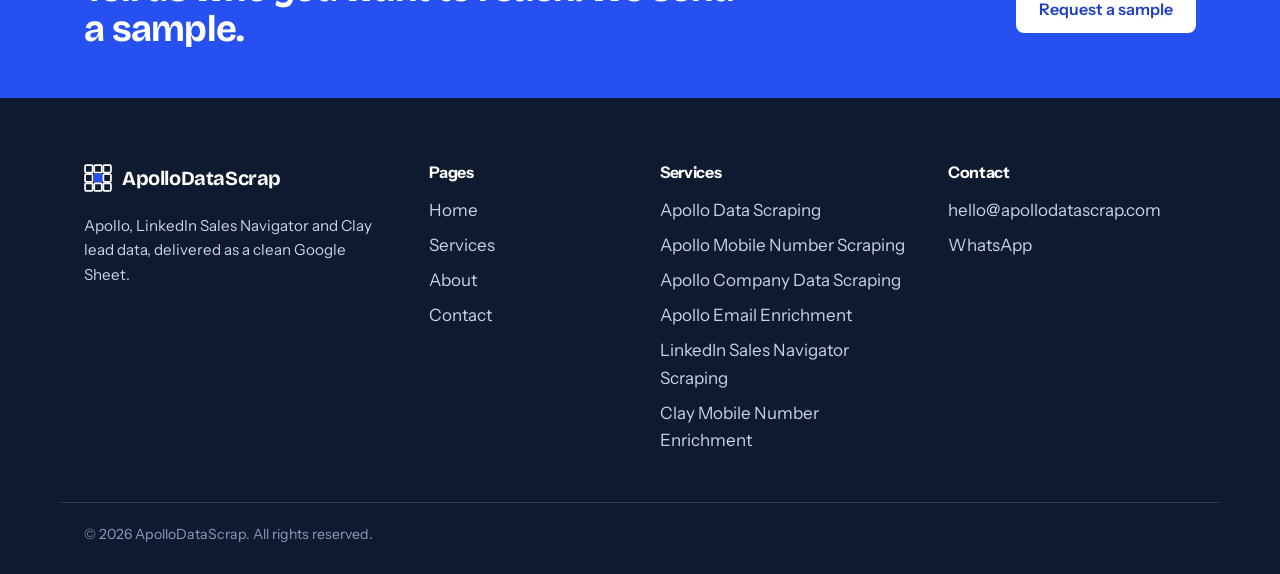
<file: about/index.html>
<!DOCTYPE html>
<html lang="en" data-email="hello@apollodatascrap.com">
<head>
<meta charset="utf-8">
<meta name="viewport" content="width=device-width, initial-scale=1">
<title>About ApolloDataScrap: Lead Data for Sales Teams</title>
<meta name="description" content="ApolloDataScrap is a lead data service for sales teams, agencies and founders. We collect, enrich and clean contacts into ready-to-use sheets.">
<meta name="robots" content="index,follow,max-image-preview:large,max-snippet:-1,max-video-preview:-1">
<link rel="canonical" href="https://apollodatascrap.com/about/">
<meta name="theme-color" content="#2750F0">
<link rel="icon" href="/favicon.ico" sizes="32x32">
<link rel="icon" href="/favicon.svg" type="image/svg+xml">
<link rel="apple-touch-icon" href="/apple-touch-icon.png">
<meta property="og:type" content="website">
<meta property="og:site_name" content="ApolloDataScrap">
<meta property="og:locale" content="en_US">
<meta property="og:title" content="About ApolloDataScrap: Lead Data for Sales Teams">
<meta property="og:description" content="ApolloDataScrap is a lead data service for sales teams, agencies and founders. We collect, enrich and clean contacts into ready-to-use sheets.">
<meta property="og:url" content="https://apollodatascrap.com/about/">
<meta property="og:image" content="https://apollodatascrap.com/assets/img/og-image.png">
<meta property="og:image:width" content="1200">
<meta property="og:image:height" content="630">
<meta property="og:image:alt" content="ApolloDataScrap: Apollo and LinkedIn lead data delivered in a clean Google Sheet">
<meta name="twitter:card" content="summary_large_image">
<meta name="twitter:title" content="About ApolloDataScrap: Lead Data for Sales Teams">
<meta name="twitter:description" content="ApolloDataScrap is a lead data service for sales teams, agencies and founders. We collect, enrich and clean contacts into ready-to-use sheets.">
<meta name="twitter:image" content="https://apollodatascrap.com/assets/img/og-image.png">
<link rel="preconnect" href="https://fonts.googleapis.com">
<link rel="preconnect" href="https://fonts.gstatic.com" crossorigin>
<link rel="preload" as="style" href="https://fonts.googleapis.com/css2?family=Bricolage+Grotesque:opsz,wght@12..96,600;12..96,700&family=Instrument+Sans:wght@400;500;600;700&display=swap" onload="this.onload=null;this.rel='stylesheet'">
<noscript><link rel="stylesheet" href="https://fonts.googleapis.com/css2?family=Bricolage+Grotesque:opsz,wght@12..96,600;12..96,700&family=Instrument+Sans:wght@400;500;600;700&display=swap"></noscript>
<link rel="stylesheet" href="/assets/css/style.css">
<script type="application/ld+json">{"@context":"https://schema.org","@type":"BreadcrumbList","itemListElement":[{"@type":"ListItem","position":1,"name":"Home","item":"https://apollodatascrap.com/"},{"@type":"ListItem","position":2,"name":"About","item":"https://apollodatascrap.com/about/"}]}</script>
</head>
<body>
<a class="skip" href="#main">Skip to content</a>

<header class="site-header" id="siteHeader">
  <div class="wrap site-header__in">
    <a class="brand" href="/" aria-label="ApolloDataScrap home"><span id="brandMark"><svg width="28" height="28" viewBox="0 0 26 26" aria-hidden="true"><rect x="1" y="1" width="7" height="7" rx="1" fill="none" stroke="#0E1A2F" stroke-width="1.6"/><rect x="9.5" y="1" width="7" height="7" rx="1" fill="none" stroke="#0E1A2F" stroke-width="1.6"/><rect x="18" y="1" width="7" height="7" rx="1" fill="none" stroke="#0E1A2F" stroke-width="1.6"/><rect x="1" y="9.5" width="7" height="7" rx="1" fill="none" stroke="#0E1A2F" stroke-width="1.6"/><rect x="9.5" y="9.5" width="7" height="7" rx="1" fill="#2750F0" stroke="#2750F0" stroke-width="1.6"/><rect x="18" y="9.5" width="7" height="7" rx="1" fill="none" stroke="#0E1A2F" stroke-width="1.6"/><rect x="1" y="18" width="7" height="7" rx="1" fill="none" stroke="#0E1A2F" stroke-width="1.6"/><rect x="9.5" y="18" width="7" height="7" rx="1" fill="none" stroke="#0E1A2F" stroke-width="1.6"/><rect x="18" y="18" width="7" height="7" rx="1" fill="none" stroke="#0E1A2F" stroke-width="1.6"/></svg></span><span class="brand__name">ApolloDataScrap</span></a>
    <button class="menu-btn" id="menuBtn" type="button" aria-expanded="false" aria-controls="nav">Menu</button>
    <nav class="nav" id="nav" aria-label="Main">
      <a href="/" data-nav="home">Home</a>
      <a href="/services/" data-nav="services">Services</a>
      <a href="/about/" data-nav="about" aria-current="page">About</a>
      <a href="/contact/" data-nav="contact">Contact</a>
      <a class="btn btn--primary nav__cta" href="/contact/">Request a sample</a>
    </nav>
  </div>
</header>

<main id="main" tabindex="-1">
  <section class="page-head"><div class="wrap">
    <h1>We turn lead searches into ready-to-use sheets.</h1>
  </div></section>
  <section class="section section--white" style="padding-top:56px"><div class="wrap">
    <p class="lead-p">ApolloDataScrap is a lead data service for sales teams, agencies and founders. You tell us who you want to reach, and we handle the searching, enrichment and cleaning.</p>
    <p class="lead-p">We focus on a small set of services and do them carefully: Apollo and Sales Navigator data collection, company data, email enrichment and mobile number enrichment.</p>
  </div></section>
  <section class="section"><div class="wrap split">
    <div class="split__head"><h2>How we work</h2></div>
    <ul class="principles"><li><h3>Accuracy before volume</h3><p>We verify and de-duplicate, so you spend your outreach on contacts that can actually be reached.</p></li><li><h3>Clear scope and price</h3><p>You know what you get, when you get it and what it costs before we start.</p></li><li><h3>Simple delivery</h3><p>A Google Sheet or CSV with consistent columns, ready to import.</p></li></ul>
  </div></section>
  <section class="section section--dark"><div class="wrap" style="text-align:center">
    <div class="section__head" style="margin-bottom:28px"><h2>Ready to see a sample?</h2><p style="color:#B8C3DA">Describe your audience and we send a sample that matches it.</p></div>
    <a class="btn btn--light" href="/contact/">Request a sample</a>
  </div></section>
</main>
<footer class="site-footer" id="footer">
  <div class="cta-band"><div class="wrap cta-band__in">
    <h2>Tell us who you want to reach. We send a sample.</h2>
    <a class="btn btn--light" href="/contact/">Request a sample</a>
  </div></div>
  <div class="wrap foot-grid">
    <div><a class="brand" href="/"><svg width="28" height="28" viewBox="0 0 26 26" aria-hidden="true"><rect x="1" y="1" width="7" height="7" rx="1" fill="none" stroke="#FFFFFF" stroke-width="1.6"/><rect x="9.5" y="1" width="7" height="7" rx="1" fill="none" stroke="#FFFFFF" stroke-width="1.6"/><rect x="18" y="1" width="7" height="7" rx="1" fill="none" stroke="#FFFFFF" stroke-width="1.6"/><rect x="1" y="9.5" width="7" height="7" rx="1" fill="none" stroke="#FFFFFF" stroke-width="1.6"/><rect x="9.5" y="9.5" width="7" height="7" rx="1" fill="#2750F0" stroke="#2750F0" stroke-width="1.6"/><rect x="18" y="9.5" width="7" height="7" rx="1" fill="none" stroke="#FFFFFF" stroke-width="1.6"/><rect x="1" y="18" width="7" height="7" rx="1" fill="none" stroke="#FFFFFF" stroke-width="1.6"/><rect x="9.5" y="18" width="7" height="7" rx="1" fill="none" stroke="#FFFFFF" stroke-width="1.6"/><rect x="18" y="18" width="7" height="7" rx="1" fill="none" stroke="#FFFFFF" stroke-width="1.6"/></svg><span class="brand__name">ApolloDataScrap</span></a><p>Apollo, LinkedIn Sales Navigator and Clay lead data, delivered as a clean Google Sheet.</p></div>
    <div><h2 class="foot-title">Pages</h2><ul><li><a href="/">Home</a></li><li><a href="/services/">Services</a></li><li><a href="/about/">About</a></li><li><a href="/contact/">Contact</a></li></ul></div>
    <div><h2 class="foot-title">Services</h2><ul><li><a href="/services/apollo-data-scraping/">Apollo Data Scraping</a></li><li><a href="/services/apollo-mobile-number-scraping/">Apollo Mobile Number Scraping</a></li><li><a href="/services/apollo-company-data-scraping/">Apollo Company Data Scraping</a></li><li><a href="/services/apollo-email-enrichment/">Apollo Email Enrichment</a></li><li><a href="/services/linkedin-sales-navigator-scraping/">LinkedIn Sales Navigator Scraping</a></li><li><a href="/services/clay-mobile-number-enrichment/">Clay Mobile Number Enrichment</a></li></ul></div>
    <div><h2 class="foot-title">Contact</h2><ul><li><a href="mailto:hello@apollodatascrap.com">hello@apollodatascrap.com</a></li><li><a href="https://wa.me/8801XXXXXXXXX" target="_blank" rel="noopener noreferrer">WhatsApp</a></li></ul></div>
  </div>
  <div class="wrap foot-base">&copy; 2026 ApolloDataScrap. All rights reserved.</div>
</footer>

<script src="/assets/js/main.js" defer></script>
</body>
</html>
</file>
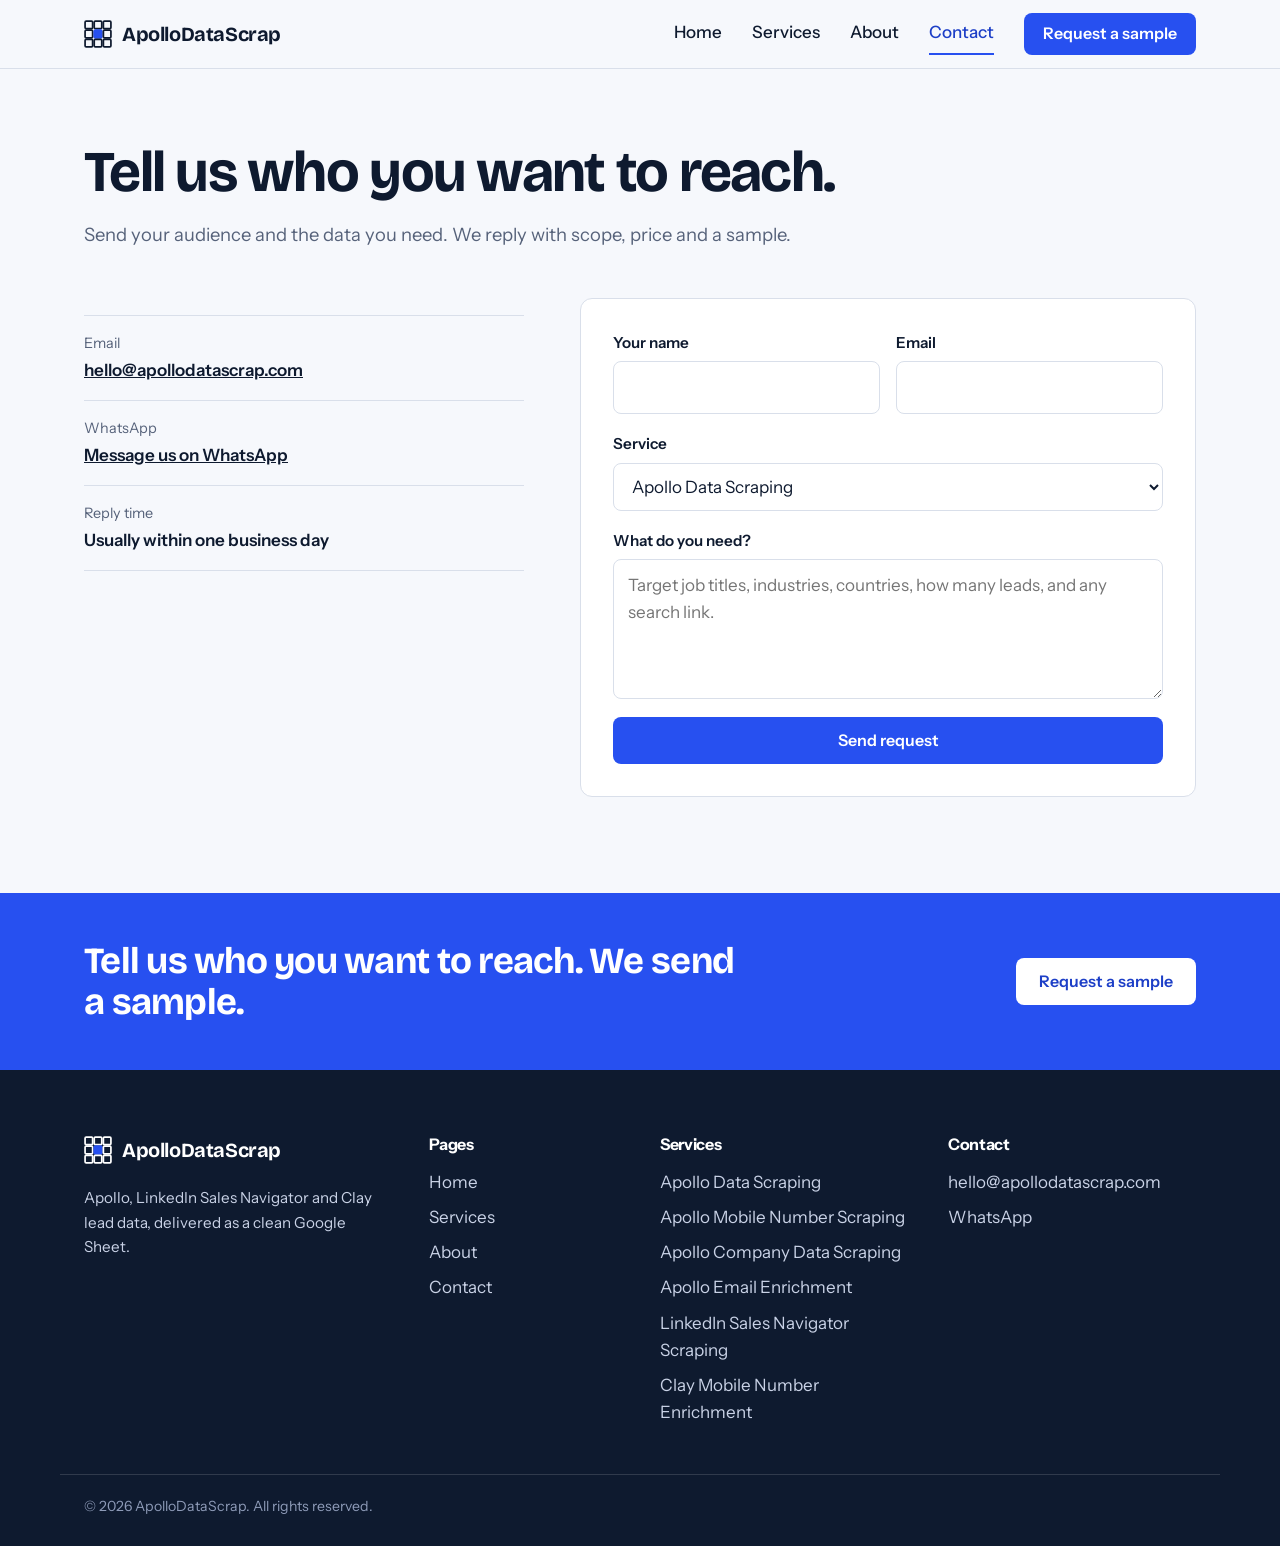
<file: contact/index.html>
<!DOCTYPE html>
<html lang="en" data-email="hello@apollodatascrap.com">
<head>
<meta charset="utf-8">
<meta name="viewport" content="width=device-width, initial-scale=1">
<title>Contact &amp; Request a Sample | ApolloDataScrap</title>
<meta name="description" content="Tell us your target audience and the data you need. We reply with scope, price and a matching sample, usually within one business day.">
<meta name="robots" content="index,follow,max-image-preview:large,max-snippet:-1,max-video-preview:-1">
<link rel="canonical" href="https://apollodatascrap.com/contact/">
<meta name="theme-color" content="#2750F0">
<link rel="icon" href="/favicon.ico" sizes="32x32">
<link rel="icon" href="/favicon.svg" type="image/svg+xml">
<link rel="apple-touch-icon" href="/apple-touch-icon.png">
<meta property="og:type" content="website">
<meta property="og:site_name" content="ApolloDataScrap">
<meta property="og:locale" content="en_US">
<meta property="og:title" content="Contact &amp; Request a Sample | ApolloDataScrap">
<meta property="og:description" content="Tell us your target audience and the data you need. We reply with scope, price and a matching sample, usually within one business day.">
<meta property="og:url" content="https://apollodatascrap.com/contact/">
<meta property="og:image" content="https://apollodatascrap.com/assets/img/og-image.png">
<meta property="og:image:width" content="1200">
<meta property="og:image:height" content="630">
<meta property="og:image:alt" content="ApolloDataScrap: Apollo and LinkedIn lead data delivered in a clean Google Sheet">
<meta name="twitter:card" content="summary_large_image">
<meta name="twitter:title" content="Contact &amp; Request a Sample | ApolloDataScrap">
<meta name="twitter:description" content="Tell us your target audience and the data you need. We reply with scope, price and a matching sample, usually within one business day.">
<meta name="twitter:image" content="https://apollodatascrap.com/assets/img/og-image.png">
<link rel="preconnect" href="https://fonts.googleapis.com">
<link rel="preconnect" href="https://fonts.gstatic.com" crossorigin>
<link rel="preload" as="style" href="https://fonts.googleapis.com/css2?family=Bricolage+Grotesque:opsz,wght@12..96,600;12..96,700&family=Instrument+Sans:wght@400;500;600;700&display=swap" onload="this.onload=null;this.rel='stylesheet'">
<noscript><link rel="stylesheet" href="https://fonts.googleapis.com/css2?family=Bricolage+Grotesque:opsz,wght@12..96,600;12..96,700&family=Instrument+Sans:wght@400;500;600;700&display=swap"></noscript>
<link rel="stylesheet" href="/assets/css/style.css">
<script type="application/ld+json">{"@context":"https://schema.org","@type":"BreadcrumbList","itemListElement":[{"@type":"ListItem","position":1,"name":"Home","item":"https://apollodatascrap.com/"},{"@type":"ListItem","position":2,"name":"Contact","item":"https://apollodatascrap.com/contact/"}]}</script>
</head>
<body>
<a class="skip" href="#main">Skip to content</a>

<header class="site-header" id="siteHeader">
  <div class="wrap site-header__in">
    <a class="brand" href="/" aria-label="ApolloDataScrap home"><span id="brandMark"><svg width="28" height="28" viewBox="0 0 26 26" aria-hidden="true"><rect x="1" y="1" width="7" height="7" rx="1" fill="none" stroke="#0E1A2F" stroke-width="1.6"/><rect x="9.5" y="1" width="7" height="7" rx="1" fill="none" stroke="#0E1A2F" stroke-width="1.6"/><rect x="18" y="1" width="7" height="7" rx="1" fill="none" stroke="#0E1A2F" stroke-width="1.6"/><rect x="1" y="9.5" width="7" height="7" rx="1" fill="none" stroke="#0E1A2F" stroke-width="1.6"/><rect x="9.5" y="9.5" width="7" height="7" rx="1" fill="#2750F0" stroke="#2750F0" stroke-width="1.6"/><rect x="18" y="9.5" width="7" height="7" rx="1" fill="none" stroke="#0E1A2F" stroke-width="1.6"/><rect x="1" y="18" width="7" height="7" rx="1" fill="none" stroke="#0E1A2F" stroke-width="1.6"/><rect x="9.5" y="18" width="7" height="7" rx="1" fill="none" stroke="#0E1A2F" stroke-width="1.6"/><rect x="18" y="18" width="7" height="7" rx="1" fill="none" stroke="#0E1A2F" stroke-width="1.6"/></svg></span><span class="brand__name">ApolloDataScrap</span></a>
    <button class="menu-btn" id="menuBtn" type="button" aria-expanded="false" aria-controls="nav">Menu</button>
    <nav class="nav" id="nav" aria-label="Main">
      <a href="/" data-nav="home">Home</a>
      <a href="/services/" data-nav="services">Services</a>
      <a href="/about/" data-nav="about">About</a>
      <a href="/contact/" data-nav="contact" aria-current="page">Contact</a>
      <a class="btn btn--primary nav__cta" href="/contact/">Request a sample</a>
    </nav>
  </div>
</header>

<main id="main" tabindex="-1">
  <section class="page-head"><div class="wrap">
    <h1>Tell us who you want to reach.</h1>
    <p>Send your audience and the data you need. We reply with scope, price and a sample.</p>
  </div></section>
  <div class="wrap contact">
    <dl>
      <div><dt>Email</dt><dd><a href="mailto:hello@apollodatascrap.com">hello@apollodatascrap.com</a></dd></div>
      <div><dt>WhatsApp</dt><dd><a href="https://wa.me/8801XXXXXXXXX" target="_blank" rel="noopener noreferrer">Message us on WhatsApp</a></dd></div>
      <div><dt>Reply time</dt><dd>Usually within one business day</dd></div>
    </dl>
    <div class="form">
      <div class="field-row">
        <div class="field"><label for="cName">Your name</label><input id="cName" type="text" autocomplete="name"></div>
        <div class="field"><label for="cEmail">Email</label><input id="cEmail" type="email" autocomplete="email"></div>
      </div>
      <div class="field"><label for="cService">Service</label><select id="cService"><option value="Apollo Data Scraping" data-slug="apollo-data-scraping">Apollo Data Scraping</option><option value="Apollo Mobile Number Scraping" data-slug="apollo-mobile-number-scraping">Apollo Mobile Number Scraping</option><option value="Apollo Company Data Scraping" data-slug="apollo-company-data-scraping">Apollo Company Data Scraping</option><option value="Apollo Email Enrichment" data-slug="apollo-email-enrichment">Apollo Email Enrichment</option><option value="LinkedIn Sales Navigator Scraping" data-slug="linkedin-sales-navigator-scraping">LinkedIn Sales Navigator Scraping</option><option value="Clay Mobile Number Enrichment" data-slug="clay-mobile-number-enrichment">Clay Mobile Number Enrichment</option><option value="Not sure yet">Not sure yet</option></select></div>
      <div class="field"><label for="cMsg">What do you need?</label><textarea id="cMsg" placeholder="Target job titles, industries, countries, how many leads, and any search link."></textarea></div>
      <button class="btn btn--primary btn--block" type="button" id="sendBtn">Send request</button>
      <p class="note" id="formNote" role="status"></p>
    </div>
  </div>
</main>
<footer class="site-footer" id="footer">
  <div class="cta-band"><div class="wrap cta-band__in">
    <h2>Tell us who you want to reach. We send a sample.</h2>
    <a class="btn btn--light" href="/contact/">Request a sample</a>
  </div></div>
  <div class="wrap foot-grid">
    <div><a class="brand" href="/"><svg width="28" height="28" viewBox="0 0 26 26" aria-hidden="true"><rect x="1" y="1" width="7" height="7" rx="1" fill="none" stroke="#FFFFFF" stroke-width="1.6"/><rect x="9.5" y="1" width="7" height="7" rx="1" fill="none" stroke="#FFFFFF" stroke-width="1.6"/><rect x="18" y="1" width="7" height="7" rx="1" fill="none" stroke="#FFFFFF" stroke-width="1.6"/><rect x="1" y="9.5" width="7" height="7" rx="1" fill="none" stroke="#FFFFFF" stroke-width="1.6"/><rect x="9.5" y="9.5" width="7" height="7" rx="1" fill="#2750F0" stroke="#2750F0" stroke-width="1.6"/><rect x="18" y="9.5" width="7" height="7" rx="1" fill="none" stroke="#FFFFFF" stroke-width="1.6"/><rect x="1" y="18" width="7" height="7" rx="1" fill="none" stroke="#FFFFFF" stroke-width="1.6"/><rect x="9.5" y="18" width="7" height="7" rx="1" fill="none" stroke="#FFFFFF" stroke-width="1.6"/><rect x="18" y="18" width="7" height="7" rx="1" fill="none" stroke="#FFFFFF" stroke-width="1.6"/></svg><span class="brand__name">ApolloDataScrap</span></a><p>Apollo, LinkedIn Sales Navigator and Clay lead data, delivered as a clean Google Sheet.</p></div>
    <div><h2 class="foot-title">Pages</h2><ul><li><a href="/">Home</a></li><li><a href="/services/">Services</a></li><li><a href="/about/">About</a></li><li><a href="/contact/">Contact</a></li></ul></div>
    <div><h2 class="foot-title">Services</h2><ul><li><a href="/services/apollo-data-scraping/">Apollo Data Scraping</a></li><li><a href="/services/apollo-mobile-number-scraping/">Apollo Mobile Number Scraping</a></li><li><a href="/services/apollo-company-data-scraping/">Apollo Company Data Scraping</a></li><li><a href="/services/apollo-email-enrichment/">Apollo Email Enrichment</a></li><li><a href="/services/linkedin-sales-navigator-scraping/">LinkedIn Sales Navigator Scraping</a></li><li><a href="/services/clay-mobile-number-enrichment/">Clay Mobile Number Enrichment</a></li></ul></div>
    <div><h2 class="foot-title">Contact</h2><ul><li><a href="mailto:hello@apollodatascrap.com">hello@apollodatascrap.com</a></li><li><a href="https://wa.me/8801XXXXXXXXX" target="_blank" rel="noopener noreferrer">WhatsApp</a></li></ul></div>
  </div>
  <div class="wrap foot-base">&copy; 2026 ApolloDataScrap. All rights reserved.</div>
</footer>

<script src="/assets/js/main.js" defer></script>
</body>
</html>
</file>
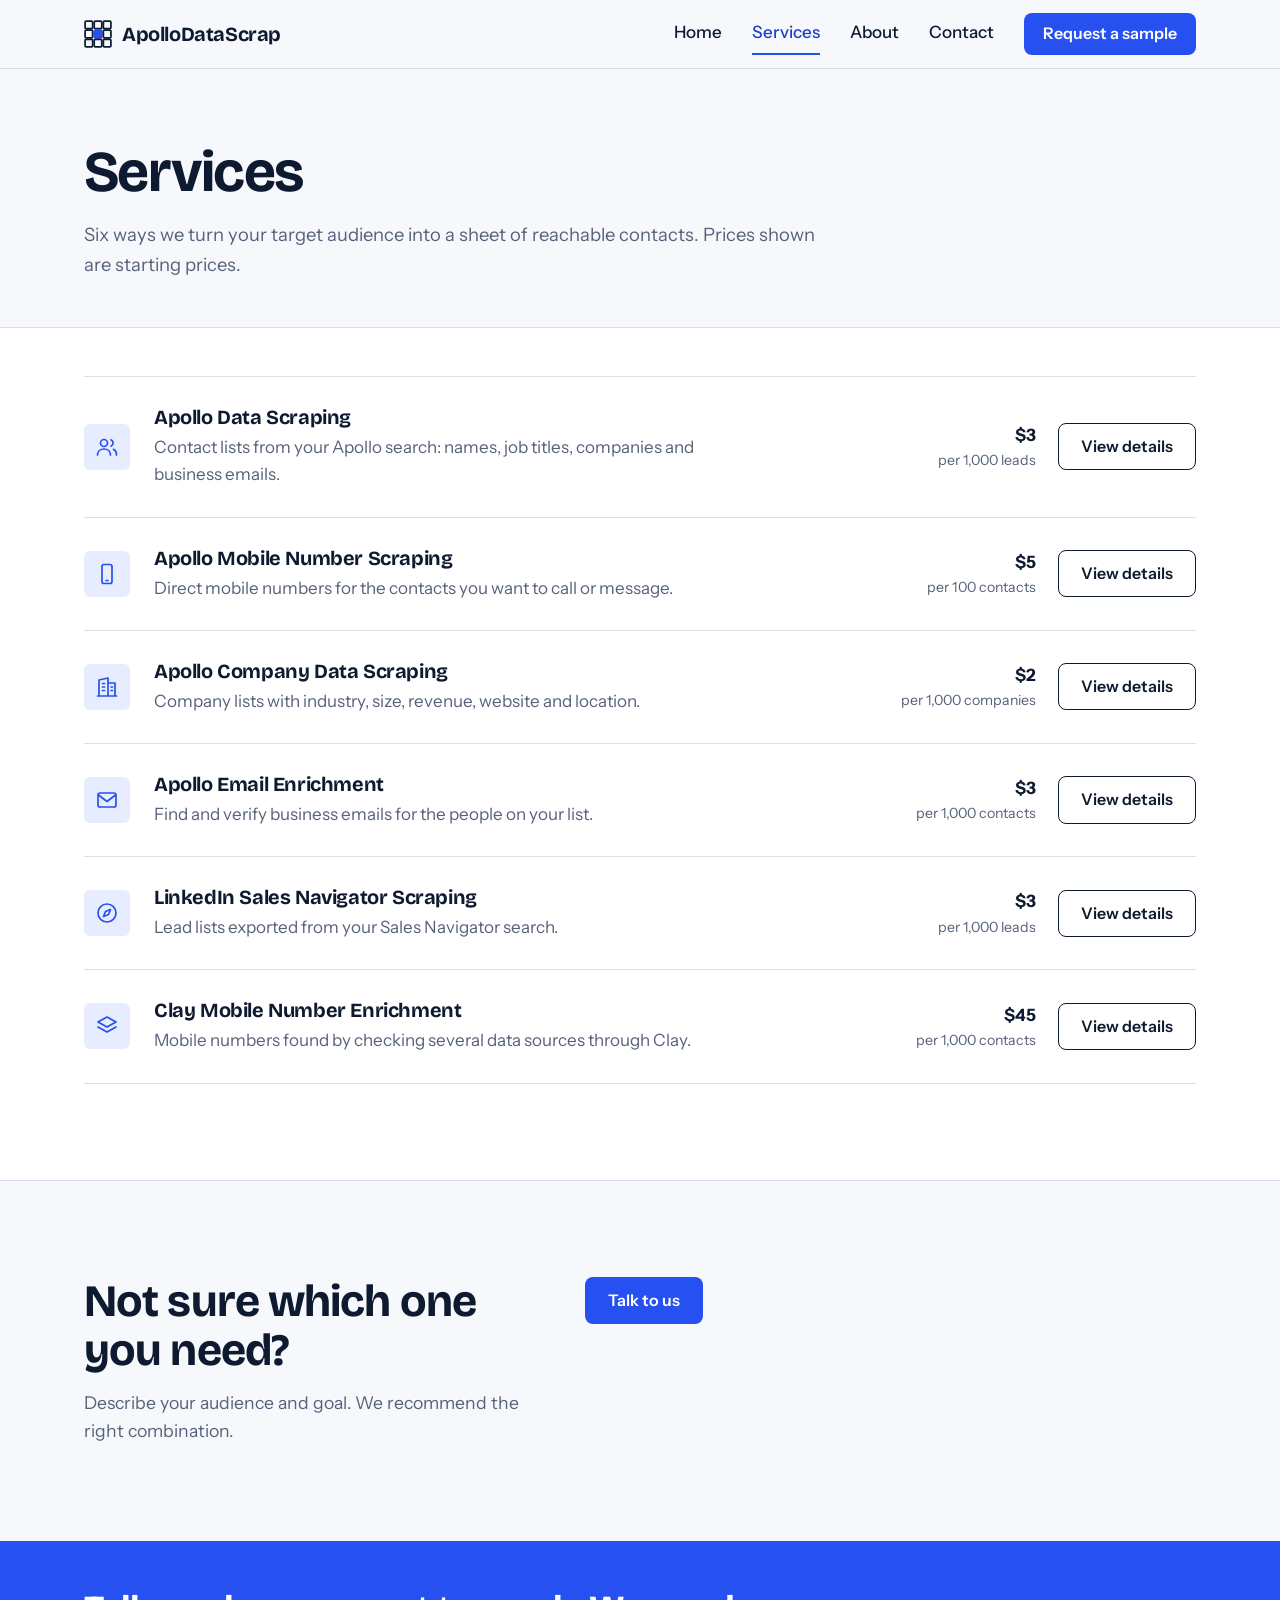
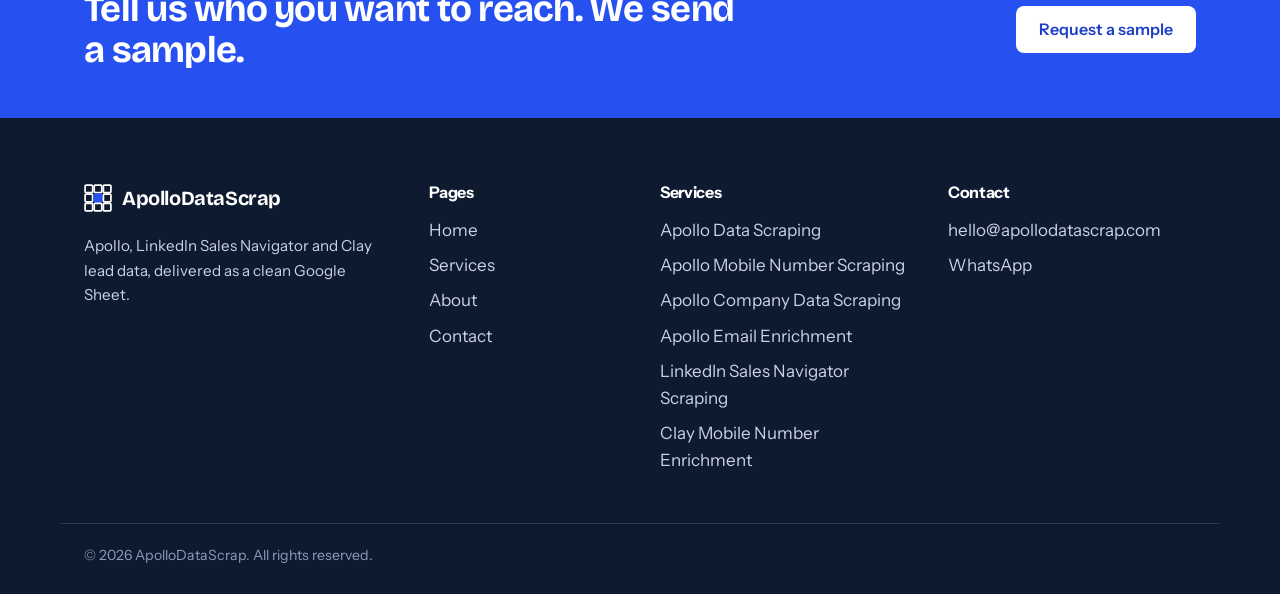
<file: services/index.html>
<!DOCTYPE html>
<html lang="en" data-email="hello@apollodatascrap.com">
<head>
<meta charset="utf-8">
<meta name="viewport" content="width=device-width, initial-scale=1">
<title>Apollo &amp; Sales Navigator Data Services | ApolloDataScrap</title>
<meta name="description" content="Six lead data services: Apollo scraping, mobile numbers, company data, email enrichment, Sales Navigator and Clay. Clear starting prices, fast delivery.">
<meta name="robots" content="index,follow,max-image-preview:large,max-snippet:-1,max-video-preview:-1">
<link rel="canonical" href="https://apollodatascrap.com/services/">
<meta name="theme-color" content="#2750F0">
<link rel="icon" href="/favicon.ico" sizes="32x32">
<link rel="icon" href="/favicon.svg" type="image/svg+xml">
<link rel="apple-touch-icon" href="/apple-touch-icon.png">
<meta property="og:type" content="website">
<meta property="og:site_name" content="ApolloDataScrap">
<meta property="og:locale" content="en_US">
<meta property="og:title" content="Apollo &amp; Sales Navigator Data Services | ApolloDataScrap">
<meta property="og:description" content="Six lead data services: Apollo scraping, mobile numbers, company data, email enrichment, Sales Navigator and Clay. Clear starting prices, fast delivery.">
<meta property="og:url" content="https://apollodatascrap.com/services/">
<meta property="og:image" content="https://apollodatascrap.com/assets/img/og-image.png">
<meta property="og:image:width" content="1200">
<meta property="og:image:height" content="630">
<meta property="og:image:alt" content="ApolloDataScrap: Apollo and LinkedIn lead data delivered in a clean Google Sheet">
<meta name="twitter:card" content="summary_large_image">
<meta name="twitter:title" content="Apollo &amp; Sales Navigator Data Services | ApolloDataScrap">
<meta name="twitter:description" content="Six lead data services: Apollo scraping, mobile numbers, company data, email enrichment, Sales Navigator and Clay. Clear starting prices, fast delivery.">
<meta name="twitter:image" content="https://apollodatascrap.com/assets/img/og-image.png">
<link rel="preconnect" href="https://fonts.googleapis.com">
<link rel="preconnect" href="https://fonts.gstatic.com" crossorigin>
<link rel="preload" as="style" href="https://fonts.googleapis.com/css2?family=Bricolage+Grotesque:opsz,wght@12..96,600;12..96,700&family=Instrument+Sans:wght@400;500;600;700&display=swap" onload="this.onload=null;this.rel='stylesheet'">
<noscript><link rel="stylesheet" href="https://fonts.googleapis.com/css2?family=Bricolage+Grotesque:opsz,wght@12..96,600;12..96,700&family=Instrument+Sans:wght@400;500;600;700&display=swap"></noscript>
<link rel="stylesheet" href="/assets/css/style.css">
<script type="application/ld+json">{"@context":"https://schema.org","@type":"BreadcrumbList","itemListElement":[{"@type":"ListItem","position":1,"name":"Home","item":"https://apollodatascrap.com/"},{"@type":"ListItem","position":2,"name":"Services","item":"https://apollodatascrap.com/services/"}]}</script>
<script type="application/ld+json">{"@context":"https://schema.org","@type":"ItemList","name":"ApolloDataScrap services","itemListElement":[{"@type":"ListItem","position":1,"name":"Apollo Data Scraping","url":"https://apollodatascrap.com/services/apollo-data-scraping/"},{"@type":"ListItem","position":2,"name":"Apollo Mobile Number Scraping","url":"https://apollodatascrap.com/services/apollo-mobile-number-scraping/"},{"@type":"ListItem","position":3,"name":"Apollo Company Data Scraping","url":"https://apollodatascrap.com/services/apollo-company-data-scraping/"},{"@type":"ListItem","position":4,"name":"Apollo Email Enrichment","url":"https://apollodatascrap.com/services/apollo-email-enrichment/"},{"@type":"ListItem","position":5,"name":"LinkedIn Sales Navigator Scraping","url":"https://apollodatascrap.com/services/linkedin-sales-navigator-scraping/"},{"@type":"ListItem","position":6,"name":"Clay Mobile Number Enrichment","url":"https://apollodatascrap.com/services/clay-mobile-number-enrichment/"}]}</script>
</head>
<body>
<a class="skip" href="#main">Skip to content</a>

<header class="site-header" id="siteHeader">
  <div class="wrap site-header__in">
    <a class="brand" href="/" aria-label="ApolloDataScrap home"><span id="brandMark"><svg width="28" height="28" viewBox="0 0 26 26" aria-hidden="true"><rect x="1" y="1" width="7" height="7" rx="1" fill="none" stroke="#0E1A2F" stroke-width="1.6"/><rect x="9.5" y="1" width="7" height="7" rx="1" fill="none" stroke="#0E1A2F" stroke-width="1.6"/><rect x="18" y="1" width="7" height="7" rx="1" fill="none" stroke="#0E1A2F" stroke-width="1.6"/><rect x="1" y="9.5" width="7" height="7" rx="1" fill="none" stroke="#0E1A2F" stroke-width="1.6"/><rect x="9.5" y="9.5" width="7" height="7" rx="1" fill="#2750F0" stroke="#2750F0" stroke-width="1.6"/><rect x="18" y="9.5" width="7" height="7" rx="1" fill="none" stroke="#0E1A2F" stroke-width="1.6"/><rect x="1" y="18" width="7" height="7" rx="1" fill="none" stroke="#0E1A2F" stroke-width="1.6"/><rect x="9.5" y="18" width="7" height="7" rx="1" fill="none" stroke="#0E1A2F" stroke-width="1.6"/><rect x="18" y="18" width="7" height="7" rx="1" fill="none" stroke="#0E1A2F" stroke-width="1.6"/></svg></span><span class="brand__name">ApolloDataScrap</span></a>
    <button class="menu-btn" id="menuBtn" type="button" aria-expanded="false" aria-controls="nav">Menu</button>
    <nav class="nav" id="nav" aria-label="Main">
      <a href="/" data-nav="home">Home</a>
      <a href="/services/" data-nav="services" aria-current="page">Services</a>
      <a href="/about/" data-nav="about">About</a>
      <a href="/contact/" data-nav="contact">Contact</a>
      <a class="btn btn--primary nav__cta" href="/contact/">Request a sample</a>
    </nav>
  </div>
</header>

<main id="main" tabindex="-1">
  <section class="page-head"><div class="wrap">
    <h1>Services</h1>
    <p>Six ways we turn your target audience into a sheet of reachable contacts. Prices shown are starting prices.</p>
  </div></section>
  <section class="section section--white" style="padding-top:48px"><div class="wrap"><ul>
    <li class="svc">
      <span class="ico"><svg viewBox="0 0 24 24" aria-hidden="true"><circle cx="9" cy="8" r="3.5"/><path d="M2.5 20c0-3.6 2.9-6 6.5-6s6.5 2.4 6.5 6"/><path d="M16 4.8a3.5 3.5 0 0 1 0 6.4M18.5 14.4c2 .8 3 2.6 3 5.6"/></svg></span>
      <div><h2 class="svc__title"><a href="/services/apollo-data-scraping/" style="text-decoration:none">Apollo Data Scraping</a></h2><p>Contact lists from your Apollo search: names, job titles, companies and business emails.</p></div>
      <div class="svc__side">
        <span class="svc__price">$3<small>per 1,000 leads</small></span>
        <a class="btn btn--ghost" href="/services/apollo-data-scraping/">View details</a>
      </div>
    </li>
    <li class="svc">
      <span class="ico"><svg viewBox="0 0 24 24" aria-hidden="true"><rect x="7" y="2.5" width="10" height="19" rx="2"/><path d="M11 18.5h2"/></svg></span>
      <div><h2 class="svc__title"><a href="/services/apollo-mobile-number-scraping/" style="text-decoration:none">Apollo Mobile Number Scraping</a></h2><p>Direct mobile numbers for the contacts you want to call or message.</p></div>
      <div class="svc__side">
        <span class="svc__price">$5<small>per 100 contacts</small></span>
        <a class="btn btn--ghost" href="/services/apollo-mobile-number-scraping/">View details</a>
      </div>
    </li>
    <li class="svc">
      <span class="ico"><svg viewBox="0 0 24 24" aria-hidden="true"><path d="M4 21V5l9-2v18M13 8h7v13M2.5 21h19"/><path d="M7.5 8.5h2M7.5 12h2M7.5 15.5h2M16 12h1.5M16 15.5h1.5"/></svg></span>
      <div><h2 class="svc__title"><a href="/services/apollo-company-data-scraping/" style="text-decoration:none">Apollo Company Data Scraping</a></h2><p>Company lists with industry, size, revenue, website and location.</p></div>
      <div class="svc__side">
        <span class="svc__price">$2<small>per 1,000 companies</small></span>
        <a class="btn btn--ghost" href="/services/apollo-company-data-scraping/">View details</a>
      </div>
    </li>
    <li class="svc">
      <span class="ico"><svg viewBox="0 0 24 24" aria-hidden="true"><rect x="3" y="5" width="18" height="14" rx="2"/><path d="m3.5 7 8.5 6.5L20.5 7"/></svg></span>
      <div><h2 class="svc__title"><a href="/services/apollo-email-enrichment/" style="text-decoration:none">Apollo Email Enrichment</a></h2><p>Find and verify business emails for the people on your list.</p></div>
      <div class="svc__side">
        <span class="svc__price">$3<small>per 1,000 contacts</small></span>
        <a class="btn btn--ghost" href="/services/apollo-email-enrichment/">View details</a>
      </div>
    </li>
    <li class="svc">
      <span class="ico"><svg viewBox="0 0 24 24" aria-hidden="true"><circle cx="12" cy="12" r="9"/><path d="m15.5 8.5-2 5-5 2 2-5z"/></svg></span>
      <div><h2 class="svc__title"><a href="/services/linkedin-sales-navigator-scraping/" style="text-decoration:none">LinkedIn Sales Navigator Scraping</a></h2><p>Lead lists exported from your Sales Navigator search.</p></div>
      <div class="svc__side">
        <span class="svc__price">$3<small>per 1,000 leads</small></span>
        <a class="btn btn--ghost" href="/services/linkedin-sales-navigator-scraping/">View details</a>
      </div>
    </li>
    <li class="svc">
      <span class="ico"><svg viewBox="0 0 24 24" aria-hidden="true"><path d="m12 3 9 5-9 5-9-5z"/><path d="m3 13 9 5 9-5"/></svg></span>
      <div><h2 class="svc__title"><a href="/services/clay-mobile-number-enrichment/" style="text-decoration:none">Clay Mobile Number Enrichment</a></h2><p>Mobile numbers found by checking several data sources through Clay.</p></div>
      <div class="svc__side">
        <span class="svc__price">$45<small>per 1,000 contacts</small></span>
        <a class="btn btn--ghost" href="/services/clay-mobile-number-enrichment/">View details</a>
      </div>
    </li></ul></div></section>
  <section class="section"><div class="wrap split">
    <div class="split__head"><h2>Not sure which one you need?</h2><p>Describe your audience and goal. We recommend the right combination.</p></div>
    <div><a class="btn btn--primary" href="/contact/">Talk to us</a></div>
  </div></section>
</main>
<footer class="site-footer" id="footer">
  <div class="cta-band"><div class="wrap cta-band__in">
    <h2>Tell us who you want to reach. We send a sample.</h2>
    <a class="btn btn--light" href="/contact/">Request a sample</a>
  </div></div>
  <div class="wrap foot-grid">
    <div><a class="brand" href="/"><svg width="28" height="28" viewBox="0 0 26 26" aria-hidden="true"><rect x="1" y="1" width="7" height="7" rx="1" fill="none" stroke="#FFFFFF" stroke-width="1.6"/><rect x="9.5" y="1" width="7" height="7" rx="1" fill="none" stroke="#FFFFFF" stroke-width="1.6"/><rect x="18" y="1" width="7" height="7" rx="1" fill="none" stroke="#FFFFFF" stroke-width="1.6"/><rect x="1" y="9.5" width="7" height="7" rx="1" fill="none" stroke="#FFFFFF" stroke-width="1.6"/><rect x="9.5" y="9.5" width="7" height="7" rx="1" fill="#2750F0" stroke="#2750F0" stroke-width="1.6"/><rect x="18" y="9.5" width="7" height="7" rx="1" fill="none" stroke="#FFFFFF" stroke-width="1.6"/><rect x="1" y="18" width="7" height="7" rx="1" fill="none" stroke="#FFFFFF" stroke-width="1.6"/><rect x="9.5" y="18" width="7" height="7" rx="1" fill="none" stroke="#FFFFFF" stroke-width="1.6"/><rect x="18" y="18" width="7" height="7" rx="1" fill="none" stroke="#FFFFFF" stroke-width="1.6"/></svg><span class="brand__name">ApolloDataScrap</span></a><p>Apollo, LinkedIn Sales Navigator and Clay lead data, delivered as a clean Google Sheet.</p></div>
    <div><h2 class="foot-title">Pages</h2><ul><li><a href="/">Home</a></li><li><a href="/services/">Services</a></li><li><a href="/about/">About</a></li><li><a href="/contact/">Contact</a></li></ul></div>
    <div><h2 class="foot-title">Services</h2><ul><li><a href="/services/apollo-data-scraping/">Apollo Data Scraping</a></li><li><a href="/services/apollo-mobile-number-scraping/">Apollo Mobile Number Scraping</a></li><li><a href="/services/apollo-company-data-scraping/">Apollo Company Data Scraping</a></li><li><a href="/services/apollo-email-enrichment/">Apollo Email Enrichment</a></li><li><a href="/services/linkedin-sales-navigator-scraping/">LinkedIn Sales Navigator Scraping</a></li><li><a href="/services/clay-mobile-number-enrichment/">Clay Mobile Number Enrichment</a></li></ul></div>
    <div><h2 class="foot-title">Contact</h2><ul><li><a href="mailto:hello@apollodatascrap.com">hello@apollodatascrap.com</a></li><li><a href="https://wa.me/8801XXXXXXXXX" target="_blank" rel="noopener noreferrer">WhatsApp</a></li></ul></div>
  </div>
  <div class="wrap foot-base">&copy; 2026 ApolloDataScrap. All rights reserved.</div>
</footer>

<script src="/assets/js/main.js" defer></script>
</body>
</html>
</file>
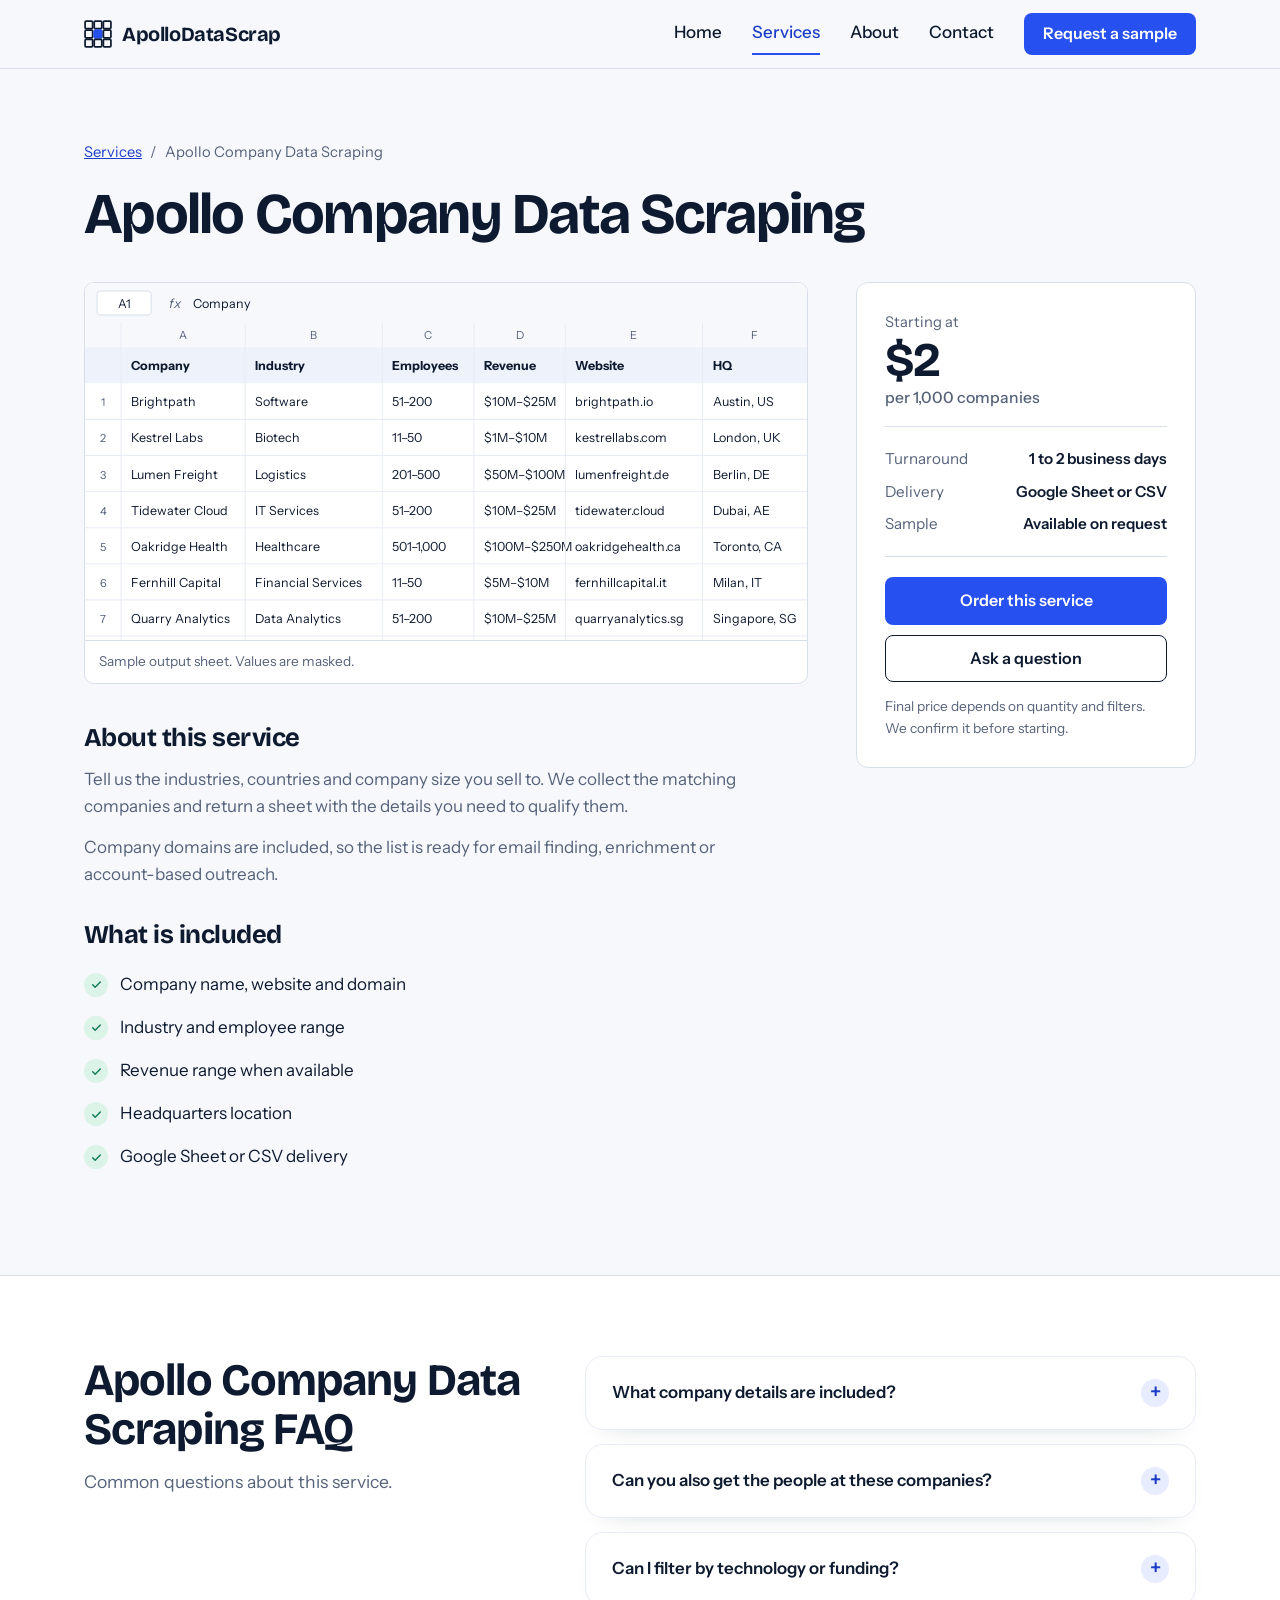
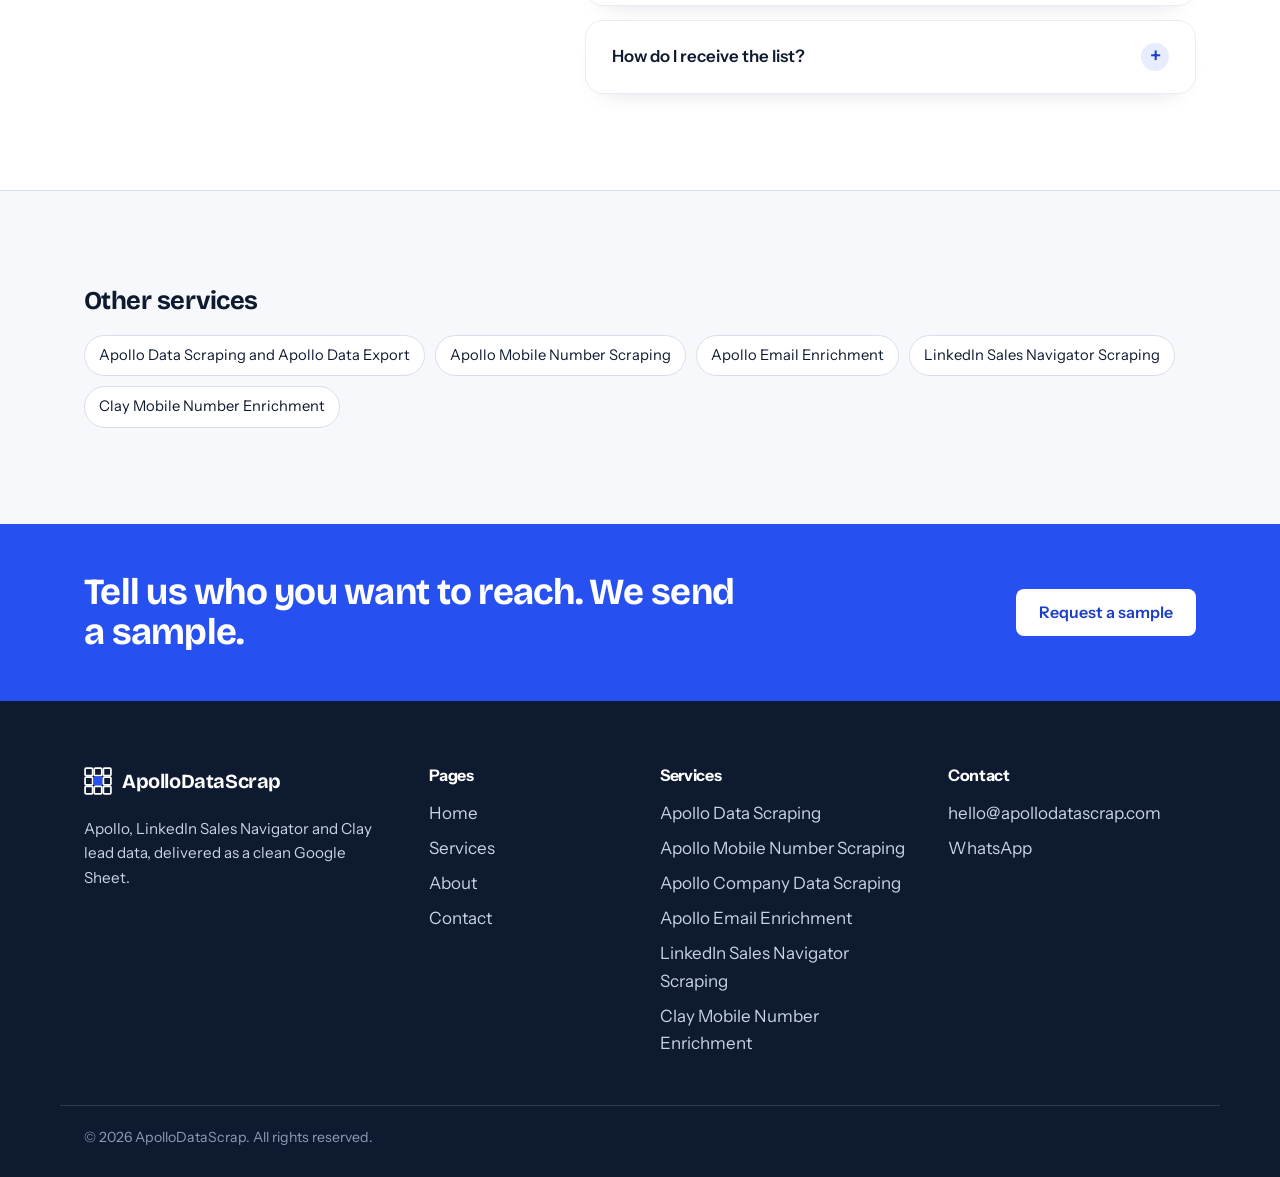
<file: services/apollo-company-data-scraping/index.html>
<!DOCTYPE html>
<html lang="en" data-email="hello@apollodatascrap.com">
<head>
<meta charset="utf-8">
<meta name="viewport" content="width=device-width, initial-scale=1">
<title>Apollo Company Data Scraping | ApolloDataScrap</title>
<meta name="description" content="Company lists from Apollo with industry, size, revenue, website and location, ready for outreach. From $2 per 1,000 companies, delivered in 1 to 2 days.">
<meta name="robots" content="index,follow,max-image-preview:large,max-snippet:-1,max-video-preview:-1">
<link rel="canonical" href="https://apollodatascrap.com/services/apollo-company-data-scraping/">
<meta name="theme-color" content="#2750F0">
<link rel="icon" href="/favicon.ico" sizes="32x32">
<link rel="icon" href="/favicon.svg" type="image/svg+xml">
<link rel="apple-touch-icon" href="/apple-touch-icon.png">
<meta property="og:type" content="website">
<meta property="og:site_name" content="ApolloDataScrap">
<meta property="og:locale" content="en_US">
<meta property="og:title" content="Apollo Company Data Scraping | ApolloDataScrap">
<meta property="og:description" content="Company lists from Apollo with industry, size, revenue, website and location, ready for outreach. From $2 per 1,000 companies, delivered in 1 to 2 days.">
<meta property="og:url" content="https://apollodatascrap.com/services/apollo-company-data-scraping/">
<meta property="og:image" content="https://apollodatascrap.com/assets/img/og-image.png">
<meta property="og:image:width" content="1200">
<meta property="og:image:height" content="630">
<meta property="og:image:alt" content="ApolloDataScrap: Apollo and LinkedIn lead data delivered in a clean Google Sheet">
<meta name="twitter:card" content="summary_large_image">
<meta name="twitter:title" content="Apollo Company Data Scraping | ApolloDataScrap">
<meta name="twitter:description" content="Company lists from Apollo with industry, size, revenue, website and location, ready for outreach. From $2 per 1,000 companies, delivered in 1 to 2 days.">
<meta name="twitter:image" content="https://apollodatascrap.com/assets/img/og-image.png">
<link rel="preconnect" href="https://fonts.googleapis.com">
<link rel="preconnect" href="https://fonts.gstatic.com" crossorigin>
<link rel="preload" as="style" href="https://fonts.googleapis.com/css2?family=Bricolage+Grotesque:opsz,wght@12..96,600;12..96,700&family=Instrument+Sans:wght@400;500;600;700&display=swap" onload="this.onload=null;this.rel='stylesheet'">
<noscript><link rel="stylesheet" href="https://fonts.googleapis.com/css2?family=Bricolage+Grotesque:opsz,wght@12..96,600;12..96,700&family=Instrument+Sans:wght@400;500;600;700&display=swap"></noscript>
<link rel="stylesheet" href="/assets/css/style.css">
<script type="application/ld+json">{"@context":"https://schema.org","@type":"BreadcrumbList","itemListElement":[{"@type":"ListItem","position":1,"name":"Home","item":"https://apollodatascrap.com/"},{"@type":"ListItem","position":2,"name":"Services","item":"https://apollodatascrap.com/services/"},{"@type":"ListItem","position":3,"name":"Apollo Company Data Scraping","item":"https://apollodatascrap.com/services/apollo-company-data-scraping/"}]}</script>
<script type="application/ld+json">{"@context":"https://schema.org","@type":"Service","@id":"https://apollodatascrap.com/services/apollo-company-data-scraping/#service","name":"Apollo Company Data Scraping","url":"https://apollodatascrap.com/services/apollo-company-data-scraping/","serviceType":"Apollo Company Data Scraping","description":"Company lists from Apollo with industry, size, revenue, website and location, ready for outreach. From $2 per 1,000 companies, delivered in 1 to 2 days.","provider":{"@id":"https://apollodatascrap.com/#organization"},"areaServed":"Worldwide","offers":{"@type":"Offer","price":"2","priceCurrency":"USD","url":"https://apollodatascrap.com/services/apollo-company-data-scraping/","description":"Starting price per 1,000 companies. Turnaround: 1 to 2 business days."}}</script>
<script type="application/ld+json">{"@context":"https://schema.org","@type":"FAQPage","mainEntity":[{"@type":"Question","name":"What company details are included?","acceptedAnswer":{"@type":"Answer","text":"Name, website, industry, employee range, revenue range when available, and headquarters location."}},{"@type":"Question","name":"Can you also get the people at these companies?","acceptedAnswer":{"@type":"Answer","text":"Yes. Combine this with Apollo Data Scraping to get contacts at each company."}},{"@type":"Question","name":"Can I filter by technology or funding?","acceptedAnswer":{"@type":"Answer","text":"Yes, when the filter is available in Apollo. Tell us what you need and we confirm before starting."}},{"@type":"Question","name":"How do I receive the list?","acceptedAnswer":{"@type":"Answer","text":"As a Google Sheet shared with you, or a CSV file."}}]}</script>
</head>
<body>
<a class="skip" href="#main">Skip to content</a>

<header class="site-header" id="siteHeader">
  <div class="wrap site-header__in">
    <a class="brand" href="/" aria-label="ApolloDataScrap home"><span id="brandMark"><svg width="28" height="28" viewBox="0 0 26 26" aria-hidden="true"><rect x="1" y="1" width="7" height="7" rx="1" fill="none" stroke="#0E1A2F" stroke-width="1.6"/><rect x="9.5" y="1" width="7" height="7" rx="1" fill="none" stroke="#0E1A2F" stroke-width="1.6"/><rect x="18" y="1" width="7" height="7" rx="1" fill="none" stroke="#0E1A2F" stroke-width="1.6"/><rect x="1" y="9.5" width="7" height="7" rx="1" fill="none" stroke="#0E1A2F" stroke-width="1.6"/><rect x="9.5" y="9.5" width="7" height="7" rx="1" fill="#2750F0" stroke="#2750F0" stroke-width="1.6"/><rect x="18" y="9.5" width="7" height="7" rx="1" fill="none" stroke="#0E1A2F" stroke-width="1.6"/><rect x="1" y="18" width="7" height="7" rx="1" fill="none" stroke="#0E1A2F" stroke-width="1.6"/><rect x="9.5" y="18" width="7" height="7" rx="1" fill="none" stroke="#0E1A2F" stroke-width="1.6"/><rect x="18" y="18" width="7" height="7" rx="1" fill="none" stroke="#0E1A2F" stroke-width="1.6"/></svg></span><span class="brand__name">ApolloDataScrap</span></a>
    <button class="menu-btn" id="menuBtn" type="button" aria-expanded="false" aria-controls="nav">Menu</button>
    <nav class="nav" id="nav" aria-label="Main">
      <a href="/" data-nav="home">Home</a>
      <a href="/services/" data-nav="services" aria-current="page">Services</a>
      <a href="/about/" data-nav="about">About</a>
      <a href="/contact/" data-nav="contact">Contact</a>
      <a class="btn btn--primary nav__cta" href="/contact/">Request a sample</a>
    </nav>
  </div>
</header>

<main id="main" tabindex="-1">
  <section class="page-head" style="padding-bottom:36px"><div class="wrap">
    <nav class="crumbs" aria-label="Breadcrumb"><a href="/services/">Services</a><span aria-hidden="true">/</span><span aria-current="page">Apollo Company Data Scraping</span></nav>
    <h1>Apollo Company Data Scraping</h1>
  </div></section>
  <div class="wrap detail">
    <div>
      <div class="gallery">
        <figure class="shot shot--wide"><svg viewBox="0 0 720 356" xmlns="http://www.w3.org/2000/svg" role="img" aria-label="Sample output sheet for Apollo Company Data Scraping" font-family="Instrument Sans, Segoe UI, sans-serif"><rect width="720" height="356" fill="#fff"/><rect width="720" height="40" fill="#F6F8FC"/><rect x="12" y="8" width="54" height="24" rx="4" fill="#fff" stroke="#D9DFEA"/><text x="39" y="24.5" font-size="12" text-anchor="middle" fill="#0E1A2F">A1</text><text x="84" y="25" font-size="13" font-style="italic" fill="#56627A">fx</text><text x="108" y="25" font-size="12.5" fill="#0E1A2F">Company</text><rect y="40" width="720" height="24" fill="#F6F8FC"/><text x="97.88571428571429" y="56" font-size="11" text-anchor="middle" fill="#56627A">A</text><text x="228.17142857142858" y="56" font-size="11" text-anchor="middle" fill="#56627A">B</text><text x="342.1714285714286" y="56" font-size="11" text-anchor="middle" fill="#56627A">C</text><text x="433.37142857142857" y="56" font-size="11" text-anchor="middle" fill="#56627A">D</text><text x="547.3714285714285" y="56" font-size="11" text-anchor="middle" fill="#56627A">E</text><text x="667.8857142857142" y="56" font-size="11" text-anchor="middle" fill="#56627A">F</text><rect y="64" width="720" height="36" fill="#EEF2FA"/><text x="46" y="87" font-size="12.5" font-weight="700" fill="#0E1A2F">Company</text><text x="169.77142857142857" y="87" font-size="12.5" font-weight="700" fill="#0E1A2F">Industry</text><text x="306.57142857142856" y="87" font-size="12.5" font-weight="700" fill="#0E1A2F">Employees</text><text x="397.77142857142854" y="87" font-size="12.5" font-weight="700" fill="#0E1A2F">Revenue</text><text x="488.97142857142853" y="87" font-size="12.5" font-weight="700" fill="#0E1A2F">Website</text><text x="625.7714285714285" y="87" font-size="12.5" font-weight="700" fill="#0E1A2F">HQ</text><line x1="0" x2="720" y1="136" y2="136" stroke="#E8ECF4"/><text x="18" y="123" font-size="11" text-anchor="middle" fill="#56627A">1</text><text x="46" y="123" font-size="12.5" fill="#0E1A2F">Brightpath</text><text x="169.77142857142857" y="123" font-size="12.5" fill="#0E1A2F">Software</text><text x="306.57142857142856" y="123" font-size="12.5" fill="#0E1A2F">51–200</text><text x="397.77142857142854" y="123" font-size="12.5" fill="#0E1A2F">$10M–$25M</text><text x="488.97142857142853" y="123" font-size="12.5" fill="#0E1A2F">brightpath.io</text><text x="625.7714285714285" y="123" font-size="12.5" fill="#0E1A2F">Austin, US</text><line x1="0" x2="720" y1="172" y2="172" stroke="#E8ECF4"/><text x="18" y="159" font-size="11" text-anchor="middle" fill="#56627A">2</text><text x="46" y="159" font-size="12.5" fill="#0E1A2F">Kestrel Labs</text><text x="169.77142857142857" y="159" font-size="12.5" fill="#0E1A2F">Biotech</text><text x="306.57142857142856" y="159" font-size="12.5" fill="#0E1A2F">11–50</text><text x="397.77142857142854" y="159" font-size="12.5" fill="#0E1A2F">$1M–$10M</text><text x="488.97142857142853" y="159" font-size="12.5" fill="#0E1A2F">kestrellabs.com</text><text x="625.7714285714285" y="159" font-size="12.5" fill="#0E1A2F">London, UK</text><line x1="0" x2="720" y1="208" y2="208" stroke="#E8ECF4"/><text x="18" y="195" font-size="11" text-anchor="middle" fill="#56627A">3</text><text x="46" y="195" font-size="12.5" fill="#0E1A2F">Lumen Freight</text><text x="169.77142857142857" y="195" font-size="12.5" fill="#0E1A2F">Logistics</text><text x="306.57142857142856" y="195" font-size="12.5" fill="#0E1A2F">201–500</text><text x="397.77142857142854" y="195" font-size="12.5" fill="#0E1A2F">$50M–$100M</text><text x="488.97142857142853" y="195" font-size="12.5" fill="#0E1A2F">lumenfreight.de</text><text x="625.7714285714285" y="195" font-size="12.5" fill="#0E1A2F">Berlin, DE</text><line x1="0" x2="720" y1="244" y2="244" stroke="#E8ECF4"/><text x="18" y="231" font-size="11" text-anchor="middle" fill="#56627A">4</text><text x="46" y="231" font-size="12.5" fill="#0E1A2F">Tidewater Cloud</text><text x="169.77142857142857" y="231" font-size="12.5" fill="#0E1A2F">IT Services</text><text x="306.57142857142856" y="231" font-size="12.5" fill="#0E1A2F">51–200</text><text x="397.77142857142854" y="231" font-size="12.5" fill="#0E1A2F">$10M–$25M</text><text x="488.97142857142853" y="231" font-size="12.5" fill="#0E1A2F">tidewater.cloud</text><text x="625.7714285714285" y="231" font-size="12.5" fill="#0E1A2F">Dubai, AE</text><line x1="0" x2="720" y1="280" y2="280" stroke="#E8ECF4"/><text x="18" y="267" font-size="11" text-anchor="middle" fill="#56627A">5</text><text x="46" y="267" font-size="12.5" fill="#0E1A2F">Oakridge Health</text><text x="169.77142857142857" y="267" font-size="12.5" fill="#0E1A2F">Healthcare</text><text x="306.57142857142856" y="267" font-size="12.5" fill="#0E1A2F">501–1,000</text><text x="397.77142857142854" y="267" font-size="12.5" fill="#0E1A2F">$100M–$250M</text><text x="488.97142857142853" y="267" font-size="12.5" fill="#0E1A2F">oakridgehealth.ca</text><text x="625.7714285714285" y="267" font-size="12.5" fill="#0E1A2F">Toronto, CA</text><line x1="0" x2="720" y1="316" y2="316" stroke="#E8ECF4"/><text x="18" y="303" font-size="11" text-anchor="middle" fill="#56627A">6</text><text x="46" y="303" font-size="12.5" fill="#0E1A2F">Fernhill Capital</text><text x="169.77142857142857" y="303" font-size="12.5" fill="#0E1A2F">Financial Services</text><text x="306.57142857142856" y="303" font-size="12.5" fill="#0E1A2F">11–50</text><text x="397.77142857142854" y="303" font-size="12.5" fill="#0E1A2F">$5M–$10M</text><text x="488.97142857142853" y="303" font-size="12.5" fill="#0E1A2F">fernhillcapital.it</text><text x="625.7714285714285" y="303" font-size="12.5" fill="#0E1A2F">Milan, IT</text><line x1="0" x2="720" y1="352" y2="352" stroke="#E8ECF4"/><text x="18" y="339" font-size="11" text-anchor="middle" fill="#56627A">7</text><text x="46" y="339" font-size="12.5" fill="#0E1A2F">Quarry Analytics</text><text x="169.77142857142857" y="339" font-size="12.5" fill="#0E1A2F">Data Analytics</text><text x="306.57142857142856" y="339" font-size="12.5" fill="#0E1A2F">51–200</text><text x="397.77142857142854" y="339" font-size="12.5" fill="#0E1A2F">$10M–$25M</text><text x="488.97142857142853" y="339" font-size="12.5" fill="#0E1A2F">quarryanalytics.sg</text><text x="625.7714285714285" y="339" font-size="12.5" fill="#0E1A2F">Singapore, SG</text><line x1="36" x2="36" y1="40" y2="356" stroke="#E8ECF4"/><line x1="159.77142857142857" x2="159.77142857142857" y1="40" y2="356" stroke="#E8ECF4"/><line x1="296.57142857142856" x2="296.57142857142856" y1="40" y2="356" stroke="#E8ECF4"/><line x1="387.77142857142854" x2="387.77142857142854" y1="40" y2="356" stroke="#E8ECF4"/><line x1="478.97142857142853" x2="478.97142857142853" y1="40" y2="356" stroke="#E8ECF4"/><line x1="615.7714285714285" x2="615.7714285714285" y1="40" y2="356" stroke="#E8ECF4"/></svg><figcaption>Sample output sheet. Values are masked.</figcaption></figure>
      </div>
      <div class="prose">
        <h2>About this service</h2>
        <p>Tell us the industries, countries and company size you sell to. We collect the matching companies and return a sheet with the details you need to qualify them.</p><p>Company domains are included, so the list is ready for email finding, enrichment or account-based outreach.</p>
        <h2 style="margin-top:32px">What is included</h2>
        <ul class="checks"><li><span class="tick"><svg viewBox="0 0 24 24" aria-hidden="true"><path d="m5 12.5 4.5 4.5L19 7.5"/></svg></span><span>Company name, website and domain</span></li><li><span class="tick"><svg viewBox="0 0 24 24" aria-hidden="true"><path d="m5 12.5 4.5 4.5L19 7.5"/></svg></span><span>Industry and employee range</span></li><li><span class="tick"><svg viewBox="0 0 24 24" aria-hidden="true"><path d="m5 12.5 4.5 4.5L19 7.5"/></svg></span><span>Revenue range when available</span></li><li><span class="tick"><svg viewBox="0 0 24 24" aria-hidden="true"><path d="m5 12.5 4.5 4.5L19 7.5"/></svg></span><span>Headquarters location</span></li><li><span class="tick"><svg viewBox="0 0 24 24" aria-hidden="true"><path d="m5 12.5 4.5 4.5L19 7.5"/></svg></span><span>Google Sheet or CSV delivery</span></li></ul>
      </div>
    </div>
    <aside class="pricebox" aria-label="Pricing">
      <p class="pricebox__label">Starting at</p>
      <p class="price">$2<small>per 1,000 companies</small></p>
      <dl>
        <div><dt>Turnaround</dt><dd>1 to 2 business days</dd></div>
        <div><dt>Delivery</dt><dd>Google Sheet or CSV</dd></div>
        <div><dt>Sample</dt><dd>Available on request</dd></div>
      </dl>
      <a class="btn btn--primary btn--block" href="/contact/?service=apollo-company-data-scraping">Order this service</a>
      <a class="btn btn--ghost btn--block" href="/contact/?service=apollo-company-data-scraping">Ask a question</a>
      <p class="pricebox__note">Final price depends on quantity and filters. We confirm it before starting.</p>
    </aside>
  </div>
  <section class="section section--white detail-faq"><div class="wrap split">
    <div class="split__head"><h2>Apollo Company Data Scraping FAQ</h2><p>Common questions about this service.</p></div>
    <div class="faq"><details><summary>What company details are included?</summary><p>Name, website, industry, employee range, revenue range when available, and headquarters location.</p></details><details><summary>Can you also get the people at these companies?</summary><p>Yes. Combine this with Apollo Data Scraping to get contacts at each company.</p></details><details><summary>Can I filter by technology or funding?</summary><p>Yes, when the filter is available in Apollo. Tell us what you need and we confirm before starting.</p></details><details><summary>How do I receive the list?</summary><p>As a Google Sheet shared with you, or a CSV file.</p></details></div>
  </div></section>
  <section class="section"><div class="wrap">
    <h2 style="font-size:1.6rem">Other services</h2>
    <div class="others"><a href="/services/apollo-data-scraping/">Apollo Data Scraping and Apollo Data Export</a><a href="/services/apollo-mobile-number-scraping/">Apollo Mobile Number Scraping</a><a href="/services/apollo-email-enrichment/">Apollo Email Enrichment</a><a href="/services/linkedin-sales-navigator-scraping/">LinkedIn Sales Navigator Scraping</a><a href="/services/clay-mobile-number-enrichment/">Clay Mobile Number Enrichment</a></div>
  </div></section>
</main>
<footer class="site-footer" id="footer">
  <div class="cta-band"><div class="wrap cta-band__in">
    <h2>Tell us who you want to reach. We send a sample.</h2>
    <a class="btn btn--light" href="/contact/">Request a sample</a>
  </div></div>
  <div class="wrap foot-grid">
    <div><a class="brand" href="/"><svg width="28" height="28" viewBox="0 0 26 26" aria-hidden="true"><rect x="1" y="1" width="7" height="7" rx="1" fill="none" stroke="#FFFFFF" stroke-width="1.6"/><rect x="9.5" y="1" width="7" height="7" rx="1" fill="none" stroke="#FFFFFF" stroke-width="1.6"/><rect x="18" y="1" width="7" height="7" rx="1" fill="none" stroke="#FFFFFF" stroke-width="1.6"/><rect x="1" y="9.5" width="7" height="7" rx="1" fill="none" stroke="#FFFFFF" stroke-width="1.6"/><rect x="9.5" y="9.5" width="7" height="7" rx="1" fill="#2750F0" stroke="#2750F0" stroke-width="1.6"/><rect x="18" y="9.5" width="7" height="7" rx="1" fill="none" stroke="#FFFFFF" stroke-width="1.6"/><rect x="1" y="18" width="7" height="7" rx="1" fill="none" stroke="#FFFFFF" stroke-width="1.6"/><rect x="9.5" y="18" width="7" height="7" rx="1" fill="none" stroke="#FFFFFF" stroke-width="1.6"/><rect x="18" y="18" width="7" height="7" rx="1" fill="none" stroke="#FFFFFF" stroke-width="1.6"/></svg><span class="brand__name">ApolloDataScrap</span></a><p>Apollo, LinkedIn Sales Navigator and Clay lead data, delivered as a clean Google Sheet.</p></div>
    <div><h2 class="foot-title">Pages</h2><ul><li><a href="/">Home</a></li><li><a href="/services/">Services</a></li><li><a href="/about/">About</a></li><li><a href="/contact/">Contact</a></li></ul></div>
    <div><h2 class="foot-title">Services</h2><ul><li><a href="/services/apollo-data-scraping/">Apollo Data Scraping</a></li><li><a href="/services/apollo-mobile-number-scraping/">Apollo Mobile Number Scraping</a></li><li><a href="/services/apollo-company-data-scraping/">Apollo Company Data Scraping</a></li><li><a href="/services/apollo-email-enrichment/">Apollo Email Enrichment</a></li><li><a href="/services/linkedin-sales-navigator-scraping/">LinkedIn Sales Navigator Scraping</a></li><li><a href="/services/clay-mobile-number-enrichment/">Clay Mobile Number Enrichment</a></li></ul></div>
    <div><h2 class="foot-title">Contact</h2><ul><li><a href="mailto:hello@apollodatascrap.com">hello@apollodatascrap.com</a></li><li><a href="https://wa.me/8801XXXXXXXXX" target="_blank" rel="noopener noreferrer">WhatsApp</a></li></ul></div>
  </div>
  <div class="wrap foot-base">&copy; 2026 ApolloDataScrap. All rights reserved.</div>
</footer>

<script src="/assets/js/main.js" defer></script>
</body>
</html>
</file>
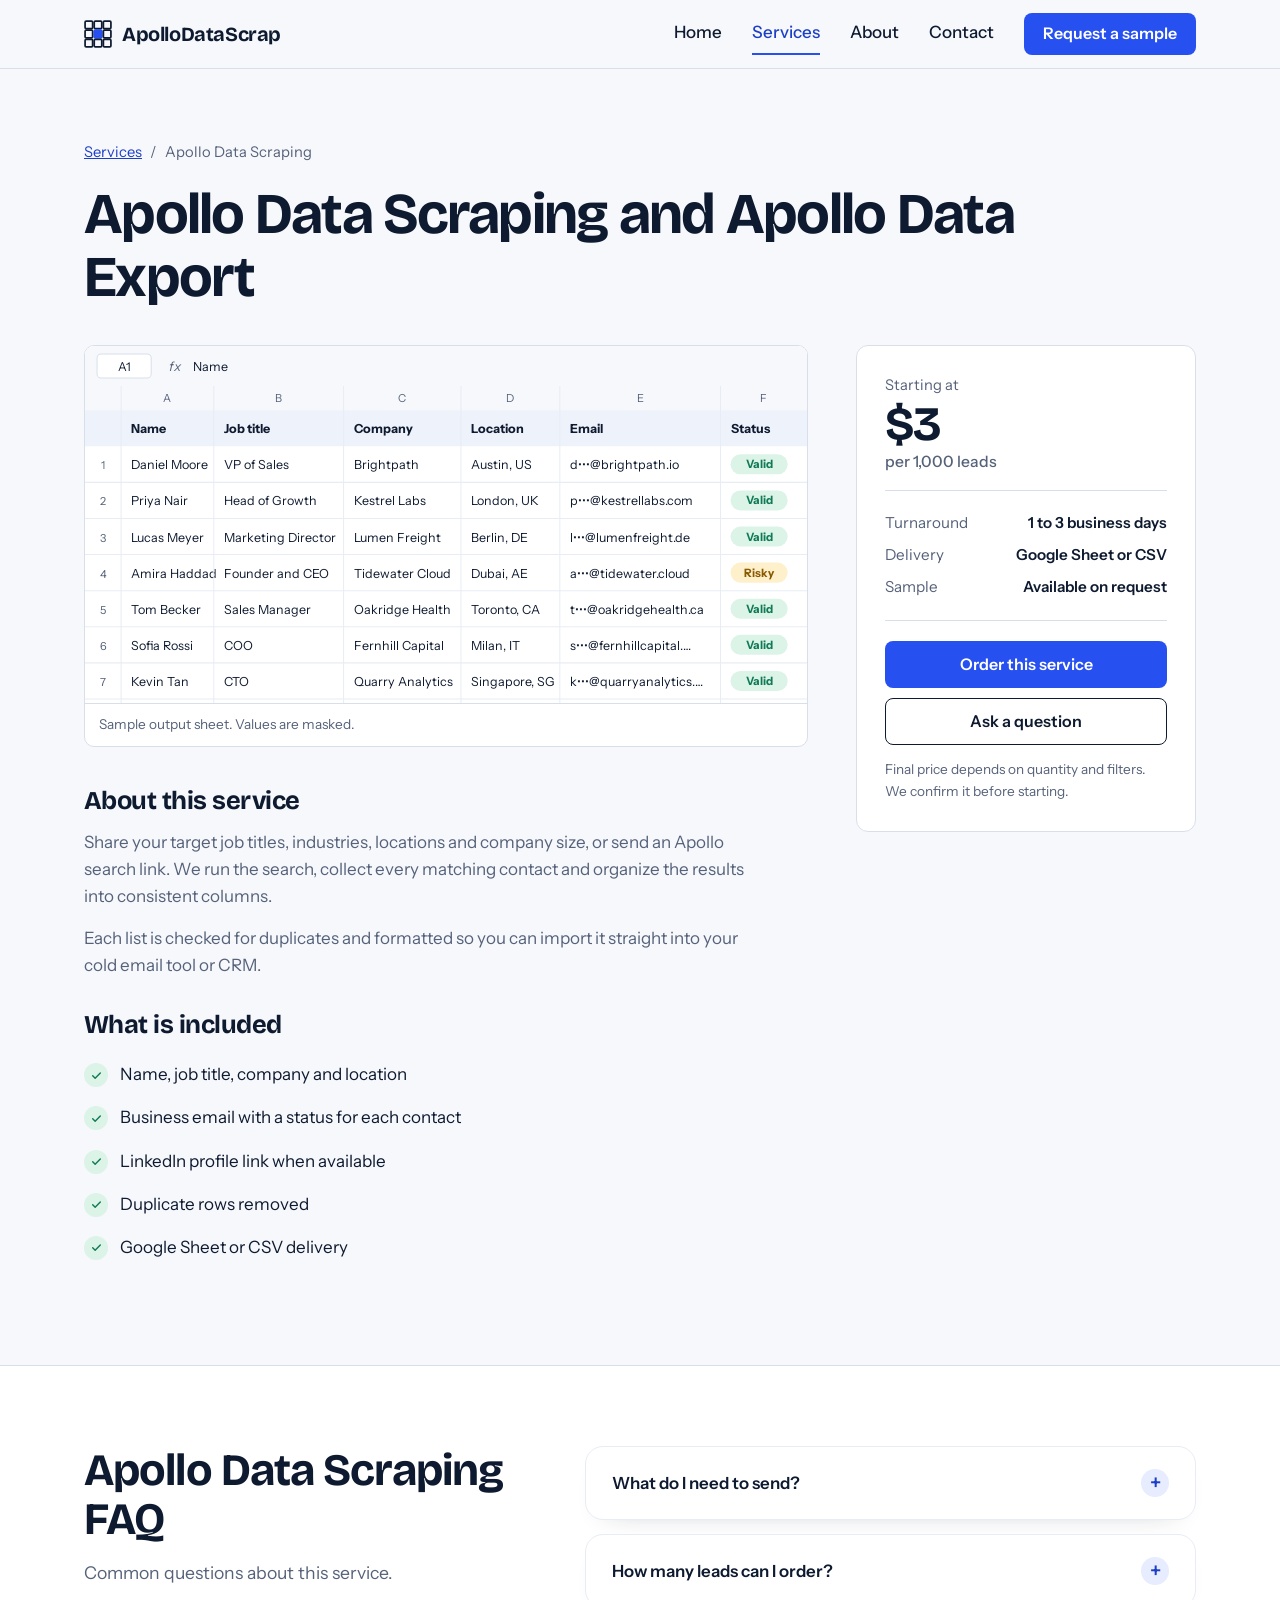
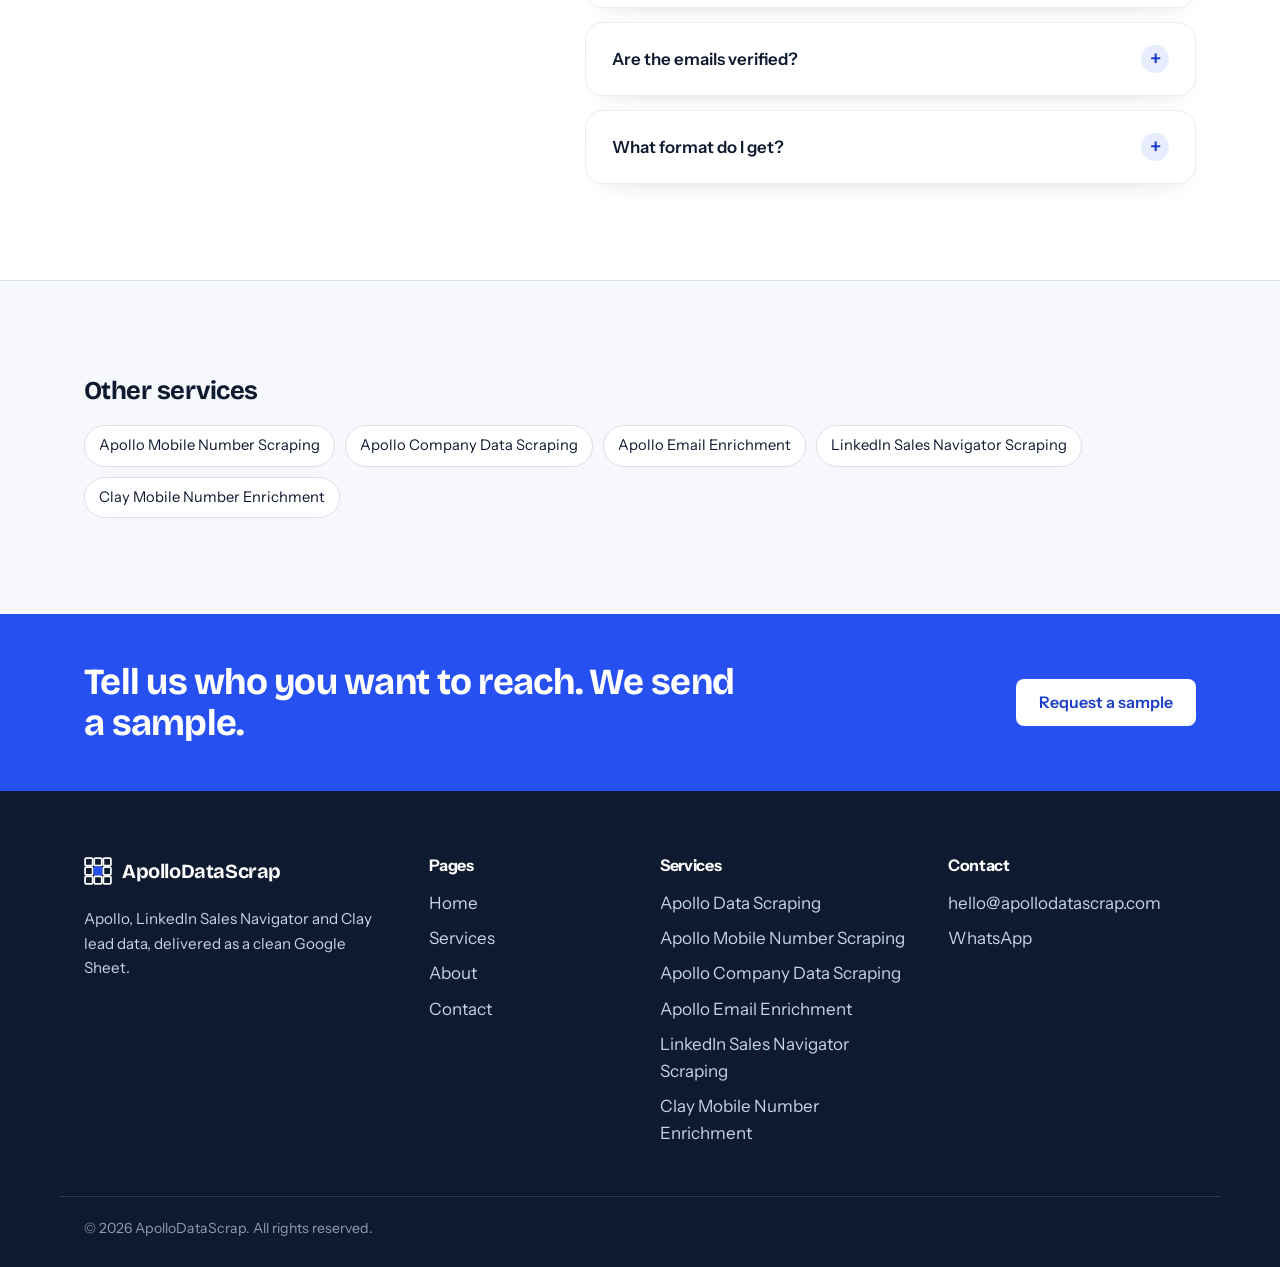
<file: services/apollo-data-scraping/index.html>
<!DOCTYPE html>
<html lang="en" data-email="hello@apollodatascrap.com">
<head>
<meta charset="utf-8">
<meta name="viewport" content="width=device-width, initial-scale=1">
<title>Apollo Data Scraping Service | ApolloDataScrap</title>
<meta name="description" content="Apollo lead scraping with names, job titles, companies and checked business emails in a clean Google Sheet. From $3 per 1,000 leads.">
<meta name="robots" content="index,follow,max-image-preview:large,max-snippet:-1,max-video-preview:-1">
<link rel="canonical" href="https://apollodatascrap.com/services/apollo-data-scraping/">
<meta name="theme-color" content="#2750F0">
<link rel="icon" href="/favicon.ico" sizes="32x32">
<link rel="icon" href="/favicon.svg" type="image/svg+xml">
<link rel="apple-touch-icon" href="/apple-touch-icon.png">
<meta property="og:type" content="website">
<meta property="og:site_name" content="ApolloDataScrap">
<meta property="og:locale" content="en_US">
<meta property="og:title" content="Apollo Data Scraping Service | ApolloDataScrap">
<meta property="og:description" content="Apollo lead scraping with names, job titles, companies and checked business emails in a clean Google Sheet. From $3 per 1,000 leads.">
<meta property="og:url" content="https://apollodatascrap.com/services/apollo-data-scraping/">
<meta property="og:image" content="https://apollodatascrap.com/assets/img/og-image.png">
<meta property="og:image:width" content="1200">
<meta property="og:image:height" content="630">
<meta property="og:image:alt" content="ApolloDataScrap: Apollo and LinkedIn lead data delivered in a clean Google Sheet">
<meta name="twitter:card" content="summary_large_image">
<meta name="twitter:title" content="Apollo Data Scraping Service | ApolloDataScrap">
<meta name="twitter:description" content="Apollo lead scraping with names, job titles, companies and checked business emails in a clean Google Sheet. From $3 per 1,000 leads.">
<meta name="twitter:image" content="https://apollodatascrap.com/assets/img/og-image.png">
<link rel="preconnect" href="https://fonts.googleapis.com">
<link rel="preconnect" href="https://fonts.gstatic.com" crossorigin>
<link rel="preload" as="style" href="https://fonts.googleapis.com/css2?family=Bricolage+Grotesque:opsz,wght@12..96,600;12..96,700&family=Instrument+Sans:wght@400;500;600;700&display=swap" onload="this.onload=null;this.rel='stylesheet'">
<noscript><link rel="stylesheet" href="https://fonts.googleapis.com/css2?family=Bricolage+Grotesque:opsz,wght@12..96,600;12..96,700&family=Instrument+Sans:wght@400;500;600;700&display=swap"></noscript>
<link rel="stylesheet" href="/assets/css/style.css">
<script type="application/ld+json">{"@context":"https://schema.org","@type":"BreadcrumbList","itemListElement":[{"@type":"ListItem","position":1,"name":"Home","item":"https://apollodatascrap.com/"},{"@type":"ListItem","position":2,"name":"Services","item":"https://apollodatascrap.com/services/"},{"@type":"ListItem","position":3,"name":"Apollo Data Scraping","item":"https://apollodatascrap.com/services/apollo-data-scraping/"}]}</script>
<script type="application/ld+json">{"@context":"https://schema.org","@type":"Service","@id":"https://apollodatascrap.com/services/apollo-data-scraping/#service","name":"Apollo Data Scraping","url":"https://apollodatascrap.com/services/apollo-data-scraping/","serviceType":"Apollo Data Scraping","description":"Apollo lead scraping with names, job titles, companies and checked business emails in a clean Google Sheet. From $3 per 1,000 leads.","provider":{"@id":"https://apollodatascrap.com/#organization"},"areaServed":"Worldwide","offers":{"@type":"Offer","price":"3","priceCurrency":"USD","url":"https://apollodatascrap.com/services/apollo-data-scraping/","description":"Starting price per 1,000 leads. Turnaround: 1 to 3 business days."}}</script>
<script type="application/ld+json">{"@context":"https://schema.org","@type":"FAQPage","mainEntity":[{"@type":"Question","name":"What do I need to send?","acceptedAnswer":{"@type":"Answer","text":"Your target job titles, industries, countries and company size, or an Apollo search link. We can also help you build the filters."}},{"@type":"Question","name":"How many leads can I order?","acceptedAnswer":{"@type":"Answer","text":"Small test lists and large lists are both possible. Tell us the quantity and we confirm price and timing before starting."}},{"@type":"Question","name":"Are the emails verified?","acceptedAnswer":{"@type":"Answer","text":"We check emails and mark each one as valid, risky or invalid, so you can choose what to send."}},{"@type":"Question","name":"What format do I get?","acceptedAnswer":{"@type":"Answer","text":"A Google Sheet shared with you, or a CSV file if you prefer."}}]}</script>
</head>
<body>
<a class="skip" href="#main">Skip to content</a>

<header class="site-header" id="siteHeader">
  <div class="wrap site-header__in">
    <a class="brand" href="/" aria-label="ApolloDataScrap home"><span id="brandMark"><svg width="28" height="28" viewBox="0 0 26 26" aria-hidden="true"><rect x="1" y="1" width="7" height="7" rx="1" fill="none" stroke="#0E1A2F" stroke-width="1.6"/><rect x="9.5" y="1" width="7" height="7" rx="1" fill="none" stroke="#0E1A2F" stroke-width="1.6"/><rect x="18" y="1" width="7" height="7" rx="1" fill="none" stroke="#0E1A2F" stroke-width="1.6"/><rect x="1" y="9.5" width="7" height="7" rx="1" fill="none" stroke="#0E1A2F" stroke-width="1.6"/><rect x="9.5" y="9.5" width="7" height="7" rx="1" fill="#2750F0" stroke="#2750F0" stroke-width="1.6"/><rect x="18" y="9.5" width="7" height="7" rx="1" fill="none" stroke="#0E1A2F" stroke-width="1.6"/><rect x="1" y="18" width="7" height="7" rx="1" fill="none" stroke="#0E1A2F" stroke-width="1.6"/><rect x="9.5" y="18" width="7" height="7" rx="1" fill="none" stroke="#0E1A2F" stroke-width="1.6"/><rect x="18" y="18" width="7" height="7" rx="1" fill="none" stroke="#0E1A2F" stroke-width="1.6"/></svg></span><span class="brand__name">ApolloDataScrap</span></a>
    <button class="menu-btn" id="menuBtn" type="button" aria-expanded="false" aria-controls="nav">Menu</button>
    <nav class="nav" id="nav" aria-label="Main">
      <a href="/" data-nav="home">Home</a>
      <a href="/services/" data-nav="services" aria-current="page">Services</a>
      <a href="/about/" data-nav="about">About</a>
      <a href="/contact/" data-nav="contact">Contact</a>
      <a class="btn btn--primary nav__cta" href="/contact/">Request a sample</a>
    </nav>
  </div>
</header>

<main id="main" tabindex="-1">
  <section class="page-head" style="padding-bottom:36px"><div class="wrap">
    <nav class="crumbs" aria-label="Breadcrumb"><a href="/services/">Services</a><span aria-hidden="true">/</span><span aria-current="page">Apollo Data Scraping</span></nav>
    <h1>Apollo Data Scraping and Apollo Data Export</h1>
  </div></section>
  <div class="wrap detail">
    <div>
      <div class="gallery">
        <figure class="shot shot--wide"><svg viewBox="0 0 720 356" xmlns="http://www.w3.org/2000/svg" role="img" aria-label="Sample output sheet for Apollo Data Scraping" font-family="Instrument Sans, Segoe UI, sans-serif"><rect width="720" height="356" fill="#fff"/><rect width="720" height="40" fill="#F6F8FC"/><rect x="12" y="8" width="54" height="24" rx="4" fill="#fff" stroke="#D9DFEA"/><text x="39" y="24.5" font-size="12" text-anchor="middle" fill="#0E1A2F">A1</text><text x="84" y="25" font-size="13" font-style="italic" fill="#56627A">fx</text><text x="108" y="25" font-size="12.5" fill="#0E1A2F">Name</text><rect y="40" width="720" height="24" fill="#F6F8FC"/><text x="82.21621621621622" y="56" font-size="11" text-anchor="middle" fill="#56627A">A</text><text x="193.13513513513516" y="56" font-size="11" text-anchor="middle" fill="#56627A">B</text><text x="316.3783783783784" y="56" font-size="11" text-anchor="middle" fill="#56627A">C</text><text x="424.21621621621625" y="56" font-size="11" text-anchor="middle" fill="#56627A">D</text><text x="553.6216216216217" y="56" font-size="11" text-anchor="middle" fill="#56627A">E</text><text x="676.8648648648649" y="56" font-size="11" text-anchor="middle" fill="#56627A">F</text><rect y="64" width="720" height="36" fill="#EEF2FA"/><text x="46" y="87" font-size="12.5" font-weight="700" fill="#0E1A2F">Name</text><text x="138.43243243243245" y="87" font-size="12.5" font-weight="700" fill="#0E1A2F">Job title</text><text x="267.83783783783787" y="87" font-size="12.5" font-weight="700" fill="#0E1A2F">Company</text><text x="384.91891891891896" y="87" font-size="12.5" font-weight="700" fill="#0E1A2F">Location</text><text x="483.51351351351354" y="87" font-size="12.5" font-weight="700" fill="#0E1A2F">Email</text><text x="643.7297297297298" y="87" font-size="12.5" font-weight="700" fill="#0E1A2F">Status</text><line x1="0" x2="720" y1="136" y2="136" stroke="#E8ECF4"/><text x="18" y="123" font-size="11" text-anchor="middle" fill="#56627A">1</text><text x="46" y="123" font-size="12.5" fill="#0E1A2F">Daniel Moore</text><text x="138.43243243243245" y="123" font-size="12.5" fill="#0E1A2F">VP of Sales</text><text x="267.83783783783787" y="123" font-size="12.5" fill="#0E1A2F">Brightpath</text><text x="384.91891891891896" y="123" font-size="12.5" fill="#0E1A2F">Austin, US</text><text x="483.51351351351354" y="123" font-size="12.5" fill="#0E1A2F">d•••@brightpath.io</text><rect x="643.7297297297298" y="108" width="57" height="20" rx="10" fill="#DCF3E8"/><text x="672.2297297297298" y="122" font-size="11.5" font-weight="700" text-anchor="middle" fill="#0F7A55">Valid</text><line x1="0" x2="720" y1="172" y2="172" stroke="#E8ECF4"/><text x="18" y="159" font-size="11" text-anchor="middle" fill="#56627A">2</text><text x="46" y="159" font-size="12.5" fill="#0E1A2F">Priya Nair</text><text x="138.43243243243245" y="159" font-size="12.5" fill="#0E1A2F">Head of Growth</text><text x="267.83783783783787" y="159" font-size="12.5" fill="#0E1A2F">Kestrel Labs</text><text x="384.91891891891896" y="159" font-size="12.5" fill="#0E1A2F">London, UK</text><text x="483.51351351351354" y="159" font-size="12.5" fill="#0E1A2F">p•••@kestrellabs.com</text><rect x="643.7297297297298" y="144" width="57" height="20" rx="10" fill="#DCF3E8"/><text x="672.2297297297298" y="158" font-size="11.5" font-weight="700" text-anchor="middle" fill="#0F7A55">Valid</text><line x1="0" x2="720" y1="208" y2="208" stroke="#E8ECF4"/><text x="18" y="195" font-size="11" text-anchor="middle" fill="#56627A">3</text><text x="46" y="195" font-size="12.5" fill="#0E1A2F">Lucas Meyer</text><text x="138.43243243243245" y="195" font-size="12.5" fill="#0E1A2F">Marketing Director</text><text x="267.83783783783787" y="195" font-size="12.5" fill="#0E1A2F">Lumen Freight</text><text x="384.91891891891896" y="195" font-size="12.5" fill="#0E1A2F">Berlin, DE</text><text x="483.51351351351354" y="195" font-size="12.5" fill="#0E1A2F">l•••@lumenfreight.de</text><rect x="643.7297297297298" y="180" width="57" height="20" rx="10" fill="#DCF3E8"/><text x="672.2297297297298" y="194" font-size="11.5" font-weight="700" text-anchor="middle" fill="#0F7A55">Valid</text><line x1="0" x2="720" y1="244" y2="244" stroke="#E8ECF4"/><text x="18" y="231" font-size="11" text-anchor="middle" fill="#56627A">4</text><text x="46" y="231" font-size="12.5" fill="#0E1A2F">Amira Haddad</text><text x="138.43243243243245" y="231" font-size="12.5" fill="#0E1A2F">Founder and CEO</text><text x="267.83783783783787" y="231" font-size="12.5" fill="#0E1A2F">Tidewater Cloud</text><text x="384.91891891891896" y="231" font-size="12.5" fill="#0E1A2F">Dubai, AE</text><text x="483.51351351351354" y="231" font-size="12.5" fill="#0E1A2F">a•••@tidewater.cloud</text><rect x="643.7297297297298" y="216" width="57" height="20" rx="10" fill="#FFF0CC"/><text x="672.2297297297298" y="230" font-size="11.5" font-weight="700" text-anchor="middle" fill="#8A5A00">Risky</text><line x1="0" x2="720" y1="280" y2="280" stroke="#E8ECF4"/><text x="18" y="267" font-size="11" text-anchor="middle" fill="#56627A">5</text><text x="46" y="267" font-size="12.5" fill="#0E1A2F">Tom Becker</text><text x="138.43243243243245" y="267" font-size="12.5" fill="#0E1A2F">Sales Manager</text><text x="267.83783783783787" y="267" font-size="12.5" fill="#0E1A2F">Oakridge Health</text><text x="384.91891891891896" y="267" font-size="12.5" fill="#0E1A2F">Toronto, CA</text><text x="483.51351351351354" y="267" font-size="12.5" fill="#0E1A2F">t•••@oakridgehealth.ca</text><rect x="643.7297297297298" y="252" width="57" height="20" rx="10" fill="#DCF3E8"/><text x="672.2297297297298" y="266" font-size="11.5" font-weight="700" text-anchor="middle" fill="#0F7A55">Valid</text><line x1="0" x2="720" y1="316" y2="316" stroke="#E8ECF4"/><text x="18" y="303" font-size="11" text-anchor="middle" fill="#56627A">6</text><text x="46" y="303" font-size="12.5" fill="#0E1A2F">Sofia Rossi</text><text x="138.43243243243245" y="303" font-size="12.5" fill="#0E1A2F">COO</text><text x="267.83783783783787" y="303" font-size="12.5" fill="#0E1A2F">Fernhill Capital</text><text x="384.91891891891896" y="303" font-size="12.5" fill="#0E1A2F">Milan, IT</text><text x="483.51351351351354" y="303" font-size="12.5" fill="#0E1A2F">s•••@fernhillcapital.…</text><rect x="643.7297297297298" y="288" width="57" height="20" rx="10" fill="#DCF3E8"/><text x="672.2297297297298" y="302" font-size="11.5" font-weight="700" text-anchor="middle" fill="#0F7A55">Valid</text><line x1="0" x2="720" y1="352" y2="352" stroke="#E8ECF4"/><text x="18" y="339" font-size="11" text-anchor="middle" fill="#56627A">7</text><text x="46" y="339" font-size="12.5" fill="#0E1A2F">Kevin Tan</text><text x="138.43243243243245" y="339" font-size="12.5" fill="#0E1A2F">CTO</text><text x="267.83783783783787" y="339" font-size="12.5" fill="#0E1A2F">Quarry Analytics</text><text x="384.91891891891896" y="339" font-size="12.5" fill="#0E1A2F">Singapore, SG</text><text x="483.51351351351354" y="339" font-size="12.5" fill="#0E1A2F">k•••@quarryanalytics.…</text><rect x="643.7297297297298" y="324" width="57" height="20" rx="10" fill="#DCF3E8"/><text x="672.2297297297298" y="338" font-size="11.5" font-weight="700" text-anchor="middle" fill="#0F7A55">Valid</text><line x1="36" x2="36" y1="40" y2="356" stroke="#E8ECF4"/><line x1="128.43243243243245" x2="128.43243243243245" y1="40" y2="356" stroke="#E8ECF4"/><line x1="257.83783783783787" x2="257.83783783783787" y1="40" y2="356" stroke="#E8ECF4"/><line x1="374.91891891891896" x2="374.91891891891896" y1="40" y2="356" stroke="#E8ECF4"/><line x1="473.51351351351354" x2="473.51351351351354" y1="40" y2="356" stroke="#E8ECF4"/><line x1="633.7297297297298" x2="633.7297297297298" y1="40" y2="356" stroke="#E8ECF4"/></svg><figcaption>Sample output sheet. Values are masked.</figcaption></figure>
      </div>
      <div class="prose">
        <h2>About this service</h2>
        <p>Share your target job titles, industries, locations and company size, or send an Apollo search link. We run the search, collect every matching contact and organize the results into consistent columns.</p><p>Each list is checked for duplicates and formatted so you can import it straight into your cold email tool or CRM.</p>
        <h2 style="margin-top:32px">What is included</h2>
        <ul class="checks"><li><span class="tick"><svg viewBox="0 0 24 24" aria-hidden="true"><path d="m5 12.5 4.5 4.5L19 7.5"/></svg></span><span>Name, job title, company and location</span></li><li><span class="tick"><svg viewBox="0 0 24 24" aria-hidden="true"><path d="m5 12.5 4.5 4.5L19 7.5"/></svg></span><span>Business email with a status for each contact</span></li><li><span class="tick"><svg viewBox="0 0 24 24" aria-hidden="true"><path d="m5 12.5 4.5 4.5L19 7.5"/></svg></span><span>LinkedIn profile link when available</span></li><li><span class="tick"><svg viewBox="0 0 24 24" aria-hidden="true"><path d="m5 12.5 4.5 4.5L19 7.5"/></svg></span><span>Duplicate rows removed</span></li><li><span class="tick"><svg viewBox="0 0 24 24" aria-hidden="true"><path d="m5 12.5 4.5 4.5L19 7.5"/></svg></span><span>Google Sheet or CSV delivery</span></li></ul>
      </div>
    </div>
    <aside class="pricebox" aria-label="Pricing">
      <p class="pricebox__label">Starting at</p>
      <p class="price">$3<small>per 1,000 leads</small></p>
      <dl>
        <div><dt>Turnaround</dt><dd>1 to 3 business days</dd></div>
        <div><dt>Delivery</dt><dd>Google Sheet or CSV</dd></div>
        <div><dt>Sample</dt><dd>Available on request</dd></div>
      </dl>
      <a class="btn btn--primary btn--block" href="/contact/?service=apollo-data-scraping">Order this service</a>
      <a class="btn btn--ghost btn--block" href="/contact/?service=apollo-data-scraping">Ask a question</a>
      <p class="pricebox__note">Final price depends on quantity and filters. We confirm it before starting.</p>
    </aside>
  </div>
  <section class="section section--white detail-faq"><div class="wrap split">
    <div class="split__head"><h2>Apollo Data Scraping FAQ</h2><p>Common questions about this service.</p></div>
    <div class="faq"><details><summary>What do I need to send?</summary><p>Your target job titles, industries, countries and company size, or an Apollo search link. We can also help you build the filters.</p></details><details><summary>How many leads can I order?</summary><p>Small test lists and large lists are both possible. Tell us the quantity and we confirm price and timing before starting.</p></details><details><summary>Are the emails verified?</summary><p>We check emails and mark each one as valid, risky or invalid, so you can choose what to send.</p></details><details><summary>What format do I get?</summary><p>A Google Sheet shared with you, or a CSV file if you prefer.</p></details></div>
  </div></section>
  <section class="section"><div class="wrap">
    <h2 style="font-size:1.6rem">Other services</h2>
    <div class="others"><a href="/services/apollo-mobile-number-scraping/">Apollo Mobile Number Scraping</a><a href="/services/apollo-company-data-scraping/">Apollo Company Data Scraping</a><a href="/services/apollo-email-enrichment/">Apollo Email Enrichment</a><a href="/services/linkedin-sales-navigator-scraping/">LinkedIn Sales Navigator Scraping</a><a href="/services/clay-mobile-number-enrichment/">Clay Mobile Number Enrichment</a></div>
  </div></section>
</main>
<footer class="site-footer" id="footer">
  <div class="cta-band"><div class="wrap cta-band__in">
    <h2>Tell us who you want to reach. We send a sample.</h2>
    <a class="btn btn--light" href="/contact/">Request a sample</a>
  </div></div>
  <div class="wrap foot-grid">
    <div><a class="brand" href="/"><svg width="28" height="28" viewBox="0 0 26 26" aria-hidden="true"><rect x="1" y="1" width="7" height="7" rx="1" fill="none" stroke="#FFFFFF" stroke-width="1.6"/><rect x="9.5" y="1" width="7" height="7" rx="1" fill="none" stroke="#FFFFFF" stroke-width="1.6"/><rect x="18" y="1" width="7" height="7" rx="1" fill="none" stroke="#FFFFFF" stroke-width="1.6"/><rect x="1" y="9.5" width="7" height="7" rx="1" fill="none" stroke="#FFFFFF" stroke-width="1.6"/><rect x="9.5" y="9.5" width="7" height="7" rx="1" fill="#2750F0" stroke="#2750F0" stroke-width="1.6"/><rect x="18" y="9.5" width="7" height="7" rx="1" fill="none" stroke="#FFFFFF" stroke-width="1.6"/><rect x="1" y="18" width="7" height="7" rx="1" fill="none" stroke="#FFFFFF" stroke-width="1.6"/><rect x="9.5" y="18" width="7" height="7" rx="1" fill="none" stroke="#FFFFFF" stroke-width="1.6"/><rect x="18" y="18" width="7" height="7" rx="1" fill="none" stroke="#FFFFFF" stroke-width="1.6"/></svg><span class="brand__name">ApolloDataScrap</span></a><p>Apollo, LinkedIn Sales Navigator and Clay lead data, delivered as a clean Google Sheet.</p></div>
    <div><h2 class="foot-title">Pages</h2><ul><li><a href="/">Home</a></li><li><a href="/services/">Services</a></li><li><a href="/about/">About</a></li><li><a href="/contact/">Contact</a></li></ul></div>
    <div><h2 class="foot-title">Services</h2><ul><li><a href="/services/apollo-data-scraping/">Apollo Data Scraping</a></li><li><a href="/services/apollo-mobile-number-scraping/">Apollo Mobile Number Scraping</a></li><li><a href="/services/apollo-company-data-scraping/">Apollo Company Data Scraping</a></li><li><a href="/services/apollo-email-enrichment/">Apollo Email Enrichment</a></li><li><a href="/services/linkedin-sales-navigator-scraping/">LinkedIn Sales Navigator Scraping</a></li><li><a href="/services/clay-mobile-number-enrichment/">Clay Mobile Number Enrichment</a></li></ul></div>
    <div><h2 class="foot-title">Contact</h2><ul><li><a href="mailto:hello@apollodatascrap.com">hello@apollodatascrap.com</a></li><li><a href="https://wa.me/8801XXXXXXXXX" target="_blank" rel="noopener noreferrer">WhatsApp</a></li></ul></div>
  </div>
  <div class="wrap foot-base">&copy; 2026 ApolloDataScrap. All rights reserved.</div>
</footer>

<script src="/assets/js/main.js" defer></script>
</body>
</html>
</file>
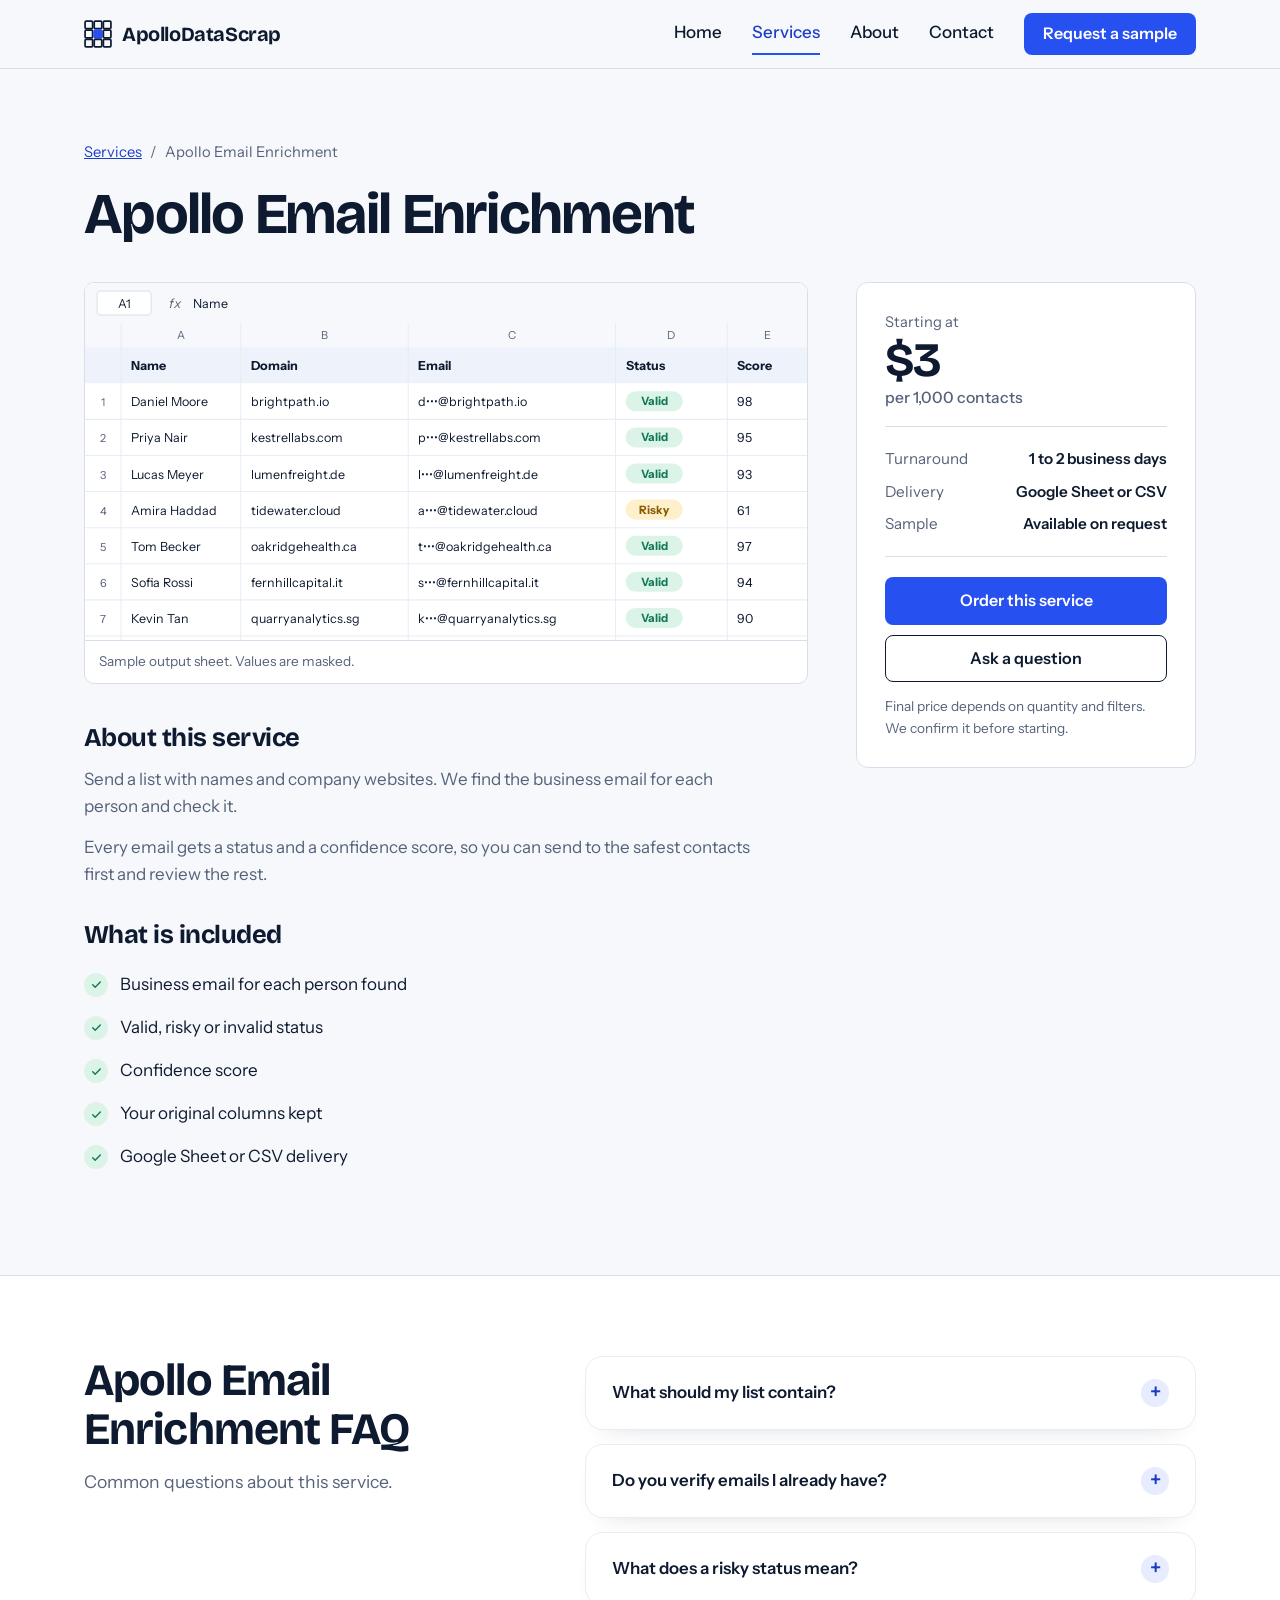
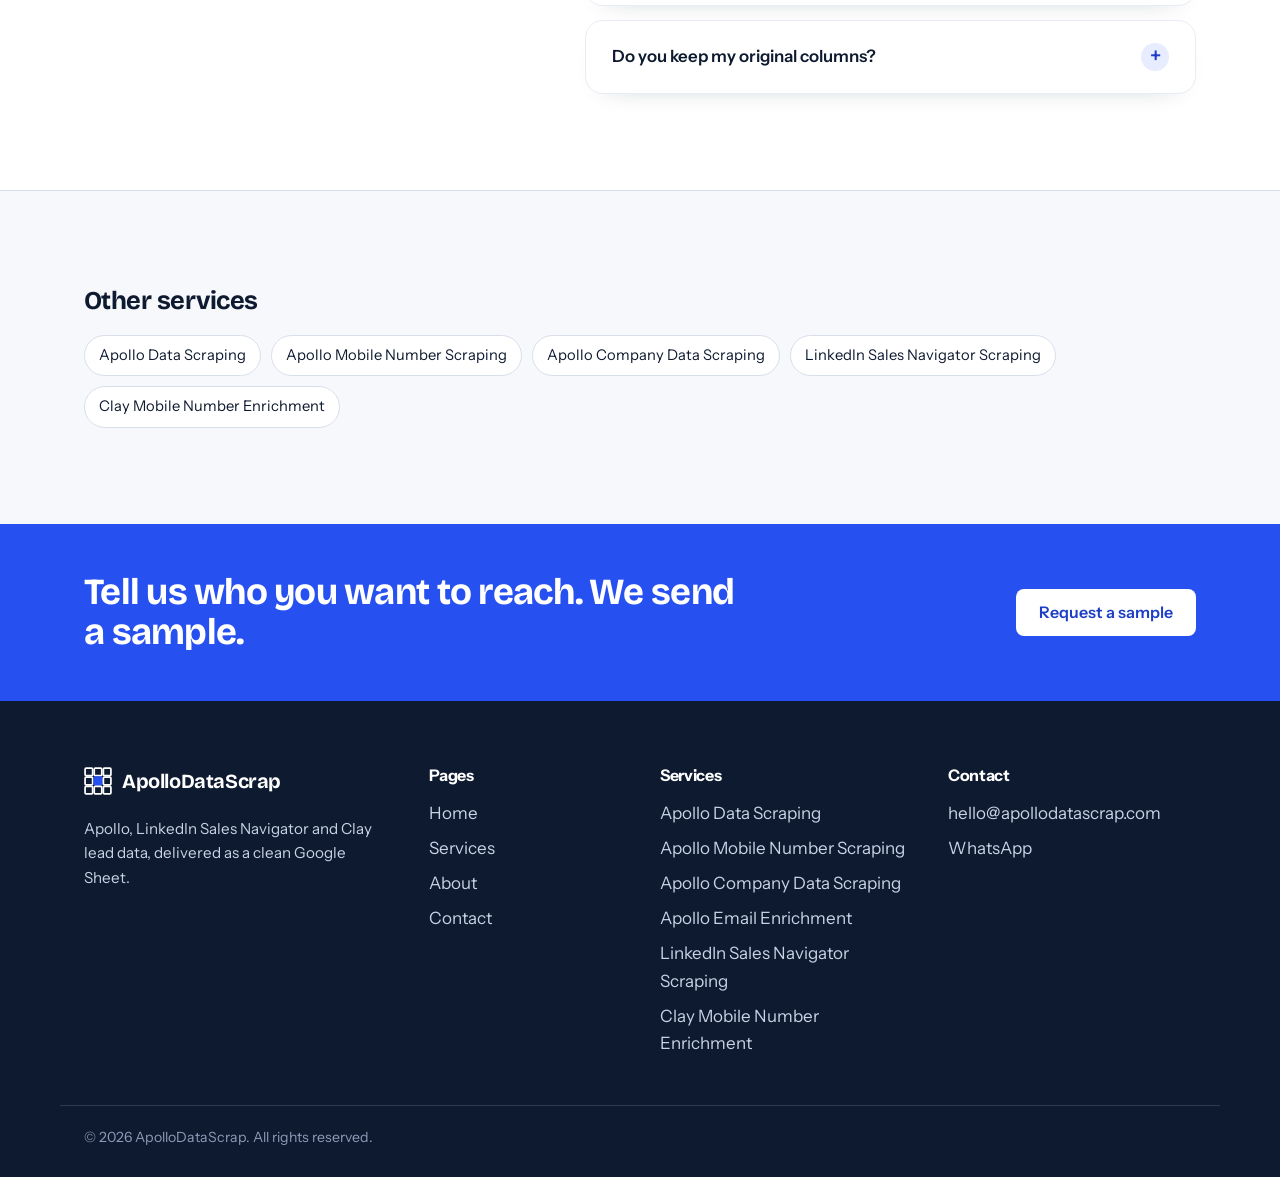
<file: services/apollo-email-enrichment/index.html>
<!DOCTYPE html>
<html lang="en" data-email="hello@apollodatascrap.com">
<head>
<meta charset="utf-8">
<meta name="viewport" content="width=device-width, initial-scale=1">
<title>Apollo Email Enrichment &amp; Verification | ApolloDataScrap</title>
<meta name="description" content="Find and verify business emails from names and company domains. Every email gets a valid, risky or invalid status. From $3 per 1,000 contacts.">
<meta name="robots" content="index,follow,max-image-preview:large,max-snippet:-1,max-video-preview:-1">
<link rel="canonical" href="https://apollodatascrap.com/services/apollo-email-enrichment/">
<meta name="theme-color" content="#2750F0">
<link rel="icon" href="/favicon.ico" sizes="32x32">
<link rel="icon" href="/favicon.svg" type="image/svg+xml">
<link rel="apple-touch-icon" href="/apple-touch-icon.png">
<meta property="og:type" content="website">
<meta property="og:site_name" content="ApolloDataScrap">
<meta property="og:locale" content="en_US">
<meta property="og:title" content="Apollo Email Enrichment &amp; Verification | ApolloDataScrap">
<meta property="og:description" content="Find and verify business emails from names and company domains. Every email gets a valid, risky or invalid status. From $3 per 1,000 contacts.">
<meta property="og:url" content="https://apollodatascrap.com/services/apollo-email-enrichment/">
<meta property="og:image" content="https://apollodatascrap.com/assets/img/og-image.png">
<meta property="og:image:width" content="1200">
<meta property="og:image:height" content="630">
<meta property="og:image:alt" content="ApolloDataScrap: Apollo and LinkedIn lead data delivered in a clean Google Sheet">
<meta name="twitter:card" content="summary_large_image">
<meta name="twitter:title" content="Apollo Email Enrichment &amp; Verification | ApolloDataScrap">
<meta name="twitter:description" content="Find and verify business emails from names and company domains. Every email gets a valid, risky or invalid status. From $3 per 1,000 contacts.">
<meta name="twitter:image" content="https://apollodatascrap.com/assets/img/og-image.png">
<link rel="preconnect" href="https://fonts.googleapis.com">
<link rel="preconnect" href="https://fonts.gstatic.com" crossorigin>
<link rel="preload" as="style" href="https://fonts.googleapis.com/css2?family=Bricolage+Grotesque:opsz,wght@12..96,600;12..96,700&family=Instrument+Sans:wght@400;500;600;700&display=swap" onload="this.onload=null;this.rel='stylesheet'">
<noscript><link rel="stylesheet" href="https://fonts.googleapis.com/css2?family=Bricolage+Grotesque:opsz,wght@12..96,600;12..96,700&family=Instrument+Sans:wght@400;500;600;700&display=swap"></noscript>
<link rel="stylesheet" href="/assets/css/style.css">
<script type="application/ld+json">{"@context":"https://schema.org","@type":"BreadcrumbList","itemListElement":[{"@type":"ListItem","position":1,"name":"Home","item":"https://apollodatascrap.com/"},{"@type":"ListItem","position":2,"name":"Services","item":"https://apollodatascrap.com/services/"},{"@type":"ListItem","position":3,"name":"Apollo Email Enrichment","item":"https://apollodatascrap.com/services/apollo-email-enrichment/"}]}</script>
<script type="application/ld+json">{"@context":"https://schema.org","@type":"Service","@id":"https://apollodatascrap.com/services/apollo-email-enrichment/#service","name":"Apollo Email Enrichment","url":"https://apollodatascrap.com/services/apollo-email-enrichment/","serviceType":"Apollo Email Enrichment","description":"Find and verify business emails from names and company domains. Every email gets a valid, risky or invalid status. From $3 per 1,000 contacts.","provider":{"@id":"https://apollodatascrap.com/#organization"},"areaServed":"Worldwide","offers":{"@type":"Offer","price":"3","priceCurrency":"USD","url":"https://apollodatascrap.com/services/apollo-email-enrichment/","description":"Starting price per 1,000 contacts. Turnaround: 1 to 2 business days."}}</script>
<script type="application/ld+json">{"@context":"https://schema.org","@type":"FAQPage","mainEntity":[{"@type":"Question","name":"What should my list contain?","acceptedAnswer":{"@type":"Answer","text":"A full name and a company website or domain for each person."}},{"@type":"Question","name":"Do you verify emails I already have?","acceptedAnswer":{"@type":"Answer","text":"Yes. Send them and we return a status for each one."}},{"@type":"Question","name":"What does a risky status mean?","acceptedAnswer":{"@type":"Answer","text":"The address may exist but could bounce or belong to a catch-all domain. Send to risky emails in small batches."}},{"@type":"Question","name":"Do you keep my original columns?","acceptedAnswer":{"@type":"Answer","text":"Yes. We add new columns and leave your data as it was."}}]}</script>
</head>
<body>
<a class="skip" href="#main">Skip to content</a>

<header class="site-header" id="siteHeader">
  <div class="wrap site-header__in">
    <a class="brand" href="/" aria-label="ApolloDataScrap home"><span id="brandMark"><svg width="28" height="28" viewBox="0 0 26 26" aria-hidden="true"><rect x="1" y="1" width="7" height="7" rx="1" fill="none" stroke="#0E1A2F" stroke-width="1.6"/><rect x="9.5" y="1" width="7" height="7" rx="1" fill="none" stroke="#0E1A2F" stroke-width="1.6"/><rect x="18" y="1" width="7" height="7" rx="1" fill="none" stroke="#0E1A2F" stroke-width="1.6"/><rect x="1" y="9.5" width="7" height="7" rx="1" fill="none" stroke="#0E1A2F" stroke-width="1.6"/><rect x="9.5" y="9.5" width="7" height="7" rx="1" fill="#2750F0" stroke="#2750F0" stroke-width="1.6"/><rect x="18" y="9.5" width="7" height="7" rx="1" fill="none" stroke="#0E1A2F" stroke-width="1.6"/><rect x="1" y="18" width="7" height="7" rx="1" fill="none" stroke="#0E1A2F" stroke-width="1.6"/><rect x="9.5" y="18" width="7" height="7" rx="1" fill="none" stroke="#0E1A2F" stroke-width="1.6"/><rect x="18" y="18" width="7" height="7" rx="1" fill="none" stroke="#0E1A2F" stroke-width="1.6"/></svg></span><span class="brand__name">ApolloDataScrap</span></a>
    <button class="menu-btn" id="menuBtn" type="button" aria-expanded="false" aria-controls="nav">Menu</button>
    <nav class="nav" id="nav" aria-label="Main">
      <a href="/" data-nav="home">Home</a>
      <a href="/services/" data-nav="services" aria-current="page">Services</a>
      <a href="/about/" data-nav="about">About</a>
      <a href="/contact/" data-nav="contact">Contact</a>
      <a class="btn btn--primary nav__cta" href="/contact/">Request a sample</a>
    </nav>
  </div>
</header>

<main id="main" tabindex="-1">
  <section class="page-head" style="padding-bottom:36px"><div class="wrap">
    <nav class="crumbs" aria-label="Breadcrumb"><a href="/services/">Services</a><span aria-hidden="true">/</span><span aria-current="page">Apollo Email Enrichment</span></nav>
    <h1>Apollo Email Enrichment</h1>
  </div></section>
  <div class="wrap detail">
    <div>
      <div class="gallery">
        <figure class="shot shot--wide"><svg viewBox="0 0 720 356" xmlns="http://www.w3.org/2000/svg" role="img" aria-label="Sample output sheet for Apollo Email Enrichment" font-family="Instrument Sans, Segoe UI, sans-serif"><rect width="720" height="356" fill="#fff"/><rect width="720" height="40" fill="#F6F8FC"/><rect x="12" y="8" width="54" height="24" rx="4" fill="#fff" stroke="#D9DFEA"/><text x="39" y="24.5" font-size="12" text-anchor="middle" fill="#0E1A2F">A1</text><text x="84" y="25" font-size="13" font-style="italic" fill="#56627A">fx</text><text x="108" y="25" font-size="12.5" fill="#0E1A2F">Name</text><rect y="40" width="720" height="24" fill="#F6F8FC"/><text x="95.65116279069767" y="56" font-size="11" text-anchor="middle" fill="#56627A">A</text><text x="238.81395348837208" y="56" font-size="11" text-anchor="middle" fill="#56627A">B</text><text x="425.7209302325581" y="56" font-size="11" text-anchor="middle" fill="#56627A">C</text><text x="584.7906976744185" y="56" font-size="11" text-anchor="middle" fill="#56627A">D</text><text x="680.2325581395348" y="56" font-size="11" text-anchor="middle" fill="#56627A">E</text><rect y="64" width="720" height="36" fill="#EEF2FA"/><text x="46" y="87" font-size="12.5" font-weight="700" fill="#0E1A2F">Name</text><text x="165.30232558139534" y="87" font-size="12.5" font-weight="700" fill="#0E1A2F">Domain</text><text x="332.3255813953488" y="87" font-size="12.5" font-weight="700" fill="#0E1A2F">Email</text><text x="539.1162790697674" y="87" font-size="12.5" font-weight="700" fill="#0E1A2F">Status</text><text x="650.4651162790698" y="87" font-size="12.5" font-weight="700" fill="#0E1A2F">Score</text><line x1="0" x2="720" y1="136" y2="136" stroke="#E8ECF4"/><text x="18" y="123" font-size="11" text-anchor="middle" fill="#56627A">1</text><text x="46" y="123" font-size="12.5" fill="#0E1A2F">Daniel Moore</text><text x="165.30232558139534" y="123" font-size="12.5" fill="#0E1A2F">brightpath.io</text><text x="332.3255813953488" y="123" font-size="12.5" fill="#0E1A2F">d•••@brightpath.io</text><rect x="539.1162790697674" y="108" width="57" height="20" rx="10" fill="#DCF3E8"/><text x="567.6162790697674" y="122" font-size="11.5" font-weight="700" text-anchor="middle" fill="#0F7A55">Valid</text><text x="650.4651162790698" y="123" font-size="12.5" fill="#0E1A2F">98</text><line x1="0" x2="720" y1="172" y2="172" stroke="#E8ECF4"/><text x="18" y="159" font-size="11" text-anchor="middle" fill="#56627A">2</text><text x="46" y="159" font-size="12.5" fill="#0E1A2F">Priya Nair</text><text x="165.30232558139534" y="159" font-size="12.5" fill="#0E1A2F">kestrellabs.com</text><text x="332.3255813953488" y="159" font-size="12.5" fill="#0E1A2F">p•••@kestrellabs.com</text><rect x="539.1162790697674" y="144" width="57" height="20" rx="10" fill="#DCF3E8"/><text x="567.6162790697674" y="158" font-size="11.5" font-weight="700" text-anchor="middle" fill="#0F7A55">Valid</text><text x="650.4651162790698" y="159" font-size="12.5" fill="#0E1A2F">95</text><line x1="0" x2="720" y1="208" y2="208" stroke="#E8ECF4"/><text x="18" y="195" font-size="11" text-anchor="middle" fill="#56627A">3</text><text x="46" y="195" font-size="12.5" fill="#0E1A2F">Lucas Meyer</text><text x="165.30232558139534" y="195" font-size="12.5" fill="#0E1A2F">lumenfreight.de</text><text x="332.3255813953488" y="195" font-size="12.5" fill="#0E1A2F">l•••@lumenfreight.de</text><rect x="539.1162790697674" y="180" width="57" height="20" rx="10" fill="#DCF3E8"/><text x="567.6162790697674" y="194" font-size="11.5" font-weight="700" text-anchor="middle" fill="#0F7A55">Valid</text><text x="650.4651162790698" y="195" font-size="12.5" fill="#0E1A2F">93</text><line x1="0" x2="720" y1="244" y2="244" stroke="#E8ECF4"/><text x="18" y="231" font-size="11" text-anchor="middle" fill="#56627A">4</text><text x="46" y="231" font-size="12.5" fill="#0E1A2F">Amira Haddad</text><text x="165.30232558139534" y="231" font-size="12.5" fill="#0E1A2F">tidewater.cloud</text><text x="332.3255813953488" y="231" font-size="12.5" fill="#0E1A2F">a•••@tidewater.cloud</text><rect x="539.1162790697674" y="216" width="57" height="20" rx="10" fill="#FFF0CC"/><text x="567.6162790697674" y="230" font-size="11.5" font-weight="700" text-anchor="middle" fill="#8A5A00">Risky</text><text x="650.4651162790698" y="231" font-size="12.5" fill="#0E1A2F">61</text><line x1="0" x2="720" y1="280" y2="280" stroke="#E8ECF4"/><text x="18" y="267" font-size="11" text-anchor="middle" fill="#56627A">5</text><text x="46" y="267" font-size="12.5" fill="#0E1A2F">Tom Becker</text><text x="165.30232558139534" y="267" font-size="12.5" fill="#0E1A2F">oakridgehealth.ca</text><text x="332.3255813953488" y="267" font-size="12.5" fill="#0E1A2F">t•••@oakridgehealth.ca</text><rect x="539.1162790697674" y="252" width="57" height="20" rx="10" fill="#DCF3E8"/><text x="567.6162790697674" y="266" font-size="11.5" font-weight="700" text-anchor="middle" fill="#0F7A55">Valid</text><text x="650.4651162790698" y="267" font-size="12.5" fill="#0E1A2F">97</text><line x1="0" x2="720" y1="316" y2="316" stroke="#E8ECF4"/><text x="18" y="303" font-size="11" text-anchor="middle" fill="#56627A">6</text><text x="46" y="303" font-size="12.5" fill="#0E1A2F">Sofia Rossi</text><text x="165.30232558139534" y="303" font-size="12.5" fill="#0E1A2F">fernhillcapital.it</text><text x="332.3255813953488" y="303" font-size="12.5" fill="#0E1A2F">s•••@fernhillcapital.it</text><rect x="539.1162790697674" y="288" width="57" height="20" rx="10" fill="#DCF3E8"/><text x="567.6162790697674" y="302" font-size="11.5" font-weight="700" text-anchor="middle" fill="#0F7A55">Valid</text><text x="650.4651162790698" y="303" font-size="12.5" fill="#0E1A2F">94</text><line x1="0" x2="720" y1="352" y2="352" stroke="#E8ECF4"/><text x="18" y="339" font-size="11" text-anchor="middle" fill="#56627A">7</text><text x="46" y="339" font-size="12.5" fill="#0E1A2F">Kevin Tan</text><text x="165.30232558139534" y="339" font-size="12.5" fill="#0E1A2F">quarryanalytics.sg</text><text x="332.3255813953488" y="339" font-size="12.5" fill="#0E1A2F">k•••@quarryanalytics.sg</text><rect x="539.1162790697674" y="324" width="57" height="20" rx="10" fill="#DCF3E8"/><text x="567.6162790697674" y="338" font-size="11.5" font-weight="700" text-anchor="middle" fill="#0F7A55">Valid</text><text x="650.4651162790698" y="339" font-size="12.5" fill="#0E1A2F">90</text><line x1="36" x2="36" y1="40" y2="356" stroke="#E8ECF4"/><line x1="155.30232558139534" x2="155.30232558139534" y1="40" y2="356" stroke="#E8ECF4"/><line x1="322.3255813953488" x2="322.3255813953488" y1="40" y2="356" stroke="#E8ECF4"/><line x1="529.1162790697674" x2="529.1162790697674" y1="40" y2="356" stroke="#E8ECF4"/><line x1="640.4651162790698" x2="640.4651162790698" y1="40" y2="356" stroke="#E8ECF4"/></svg><figcaption>Sample output sheet. Values are masked.</figcaption></figure>
      </div>
      <div class="prose">
        <h2>About this service</h2>
        <p>Send a list with names and company websites. We find the business email for each person and check it.</p><p>Every email gets a status and a confidence score, so you can send to the safest contacts first and review the rest.</p>
        <h2 style="margin-top:32px">What is included</h2>
        <ul class="checks"><li><span class="tick"><svg viewBox="0 0 24 24" aria-hidden="true"><path d="m5 12.5 4.5 4.5L19 7.5"/></svg></span><span>Business email for each person found</span></li><li><span class="tick"><svg viewBox="0 0 24 24" aria-hidden="true"><path d="m5 12.5 4.5 4.5L19 7.5"/></svg></span><span>Valid, risky or invalid status</span></li><li><span class="tick"><svg viewBox="0 0 24 24" aria-hidden="true"><path d="m5 12.5 4.5 4.5L19 7.5"/></svg></span><span>Confidence score</span></li><li><span class="tick"><svg viewBox="0 0 24 24" aria-hidden="true"><path d="m5 12.5 4.5 4.5L19 7.5"/></svg></span><span>Your original columns kept</span></li><li><span class="tick"><svg viewBox="0 0 24 24" aria-hidden="true"><path d="m5 12.5 4.5 4.5L19 7.5"/></svg></span><span>Google Sheet or CSV delivery</span></li></ul>
      </div>
    </div>
    <aside class="pricebox" aria-label="Pricing">
      <p class="pricebox__label">Starting at</p>
      <p class="price">$3<small>per 1,000 contacts</small></p>
      <dl>
        <div><dt>Turnaround</dt><dd>1 to 2 business days</dd></div>
        <div><dt>Delivery</dt><dd>Google Sheet or CSV</dd></div>
        <div><dt>Sample</dt><dd>Available on request</dd></div>
      </dl>
      <a class="btn btn--primary btn--block" href="/contact/?service=apollo-email-enrichment">Order this service</a>
      <a class="btn btn--ghost btn--block" href="/contact/?service=apollo-email-enrichment">Ask a question</a>
      <p class="pricebox__note">Final price depends on quantity and filters. We confirm it before starting.</p>
    </aside>
  </div>
  <section class="section section--white detail-faq"><div class="wrap split">
    <div class="split__head"><h2>Apollo Email Enrichment FAQ</h2><p>Common questions about this service.</p></div>
    <div class="faq"><details><summary>What should my list contain?</summary><p>A full name and a company website or domain for each person.</p></details><details><summary>Do you verify emails I already have?</summary><p>Yes. Send them and we return a status for each one.</p></details><details><summary>What does a risky status mean?</summary><p>The address may exist but could bounce or belong to a catch-all domain. Send to risky emails in small batches.</p></details><details><summary>Do you keep my original columns?</summary><p>Yes. We add new columns and leave your data as it was.</p></details></div>
  </div></section>
  <section class="section"><div class="wrap">
    <h2 style="font-size:1.6rem">Other services</h2>
    <div class="others"><a href="/services/apollo-data-scraping/">Apollo Data Scraping</a><a href="/services/apollo-mobile-number-scraping/">Apollo Mobile Number Scraping</a><a href="/services/apollo-company-data-scraping/">Apollo Company Data Scraping</a><a href="/services/linkedin-sales-navigator-scraping/">LinkedIn Sales Navigator Scraping</a><a href="/services/clay-mobile-number-enrichment/">Clay Mobile Number Enrichment</a></div>
  </div></section>
</main>
<footer class="site-footer" id="footer">
  <div class="cta-band"><div class="wrap cta-band__in">
    <h2>Tell us who you want to reach. We send a sample.</h2>
    <a class="btn btn--light" href="/contact/">Request a sample</a>
  </div></div>
  <div class="wrap foot-grid">
    <div><a class="brand" href="/"><svg width="28" height="28" viewBox="0 0 26 26" aria-hidden="true"><rect x="1" y="1" width="7" height="7" rx="1" fill="none" stroke="#FFFFFF" stroke-width="1.6"/><rect x="9.5" y="1" width="7" height="7" rx="1" fill="none" stroke="#FFFFFF" stroke-width="1.6"/><rect x="18" y="1" width="7" height="7" rx="1" fill="none" stroke="#FFFFFF" stroke-width="1.6"/><rect x="1" y="9.5" width="7" height="7" rx="1" fill="none" stroke="#FFFFFF" stroke-width="1.6"/><rect x="9.5" y="9.5" width="7" height="7" rx="1" fill="#2750F0" stroke="#2750F0" stroke-width="1.6"/><rect x="18" y="9.5" width="7" height="7" rx="1" fill="none" stroke="#FFFFFF" stroke-width="1.6"/><rect x="1" y="18" width="7" height="7" rx="1" fill="none" stroke="#FFFFFF" stroke-width="1.6"/><rect x="9.5" y="18" width="7" height="7" rx="1" fill="none" stroke="#FFFFFF" stroke-width="1.6"/><rect x="18" y="18" width="7" height="7" rx="1" fill="none" stroke="#FFFFFF" stroke-width="1.6"/></svg><span class="brand__name">ApolloDataScrap</span></a><p>Apollo, LinkedIn Sales Navigator and Clay lead data, delivered as a clean Google Sheet.</p></div>
    <div><h2 class="foot-title">Pages</h2><ul><li><a href="/">Home</a></li><li><a href="/services/">Services</a></li><li><a href="/about/">About</a></li><li><a href="/contact/">Contact</a></li></ul></div>
    <div><h2 class="foot-title">Services</h2><ul><li><a href="/services/apollo-data-scraping/">Apollo Data Scraping</a></li><li><a href="/services/apollo-mobile-number-scraping/">Apollo Mobile Number Scraping</a></li><li><a href="/services/apollo-company-data-scraping/">Apollo Company Data Scraping</a></li><li><a href="/services/apollo-email-enrichment/">Apollo Email Enrichment</a></li><li><a href="/services/linkedin-sales-navigator-scraping/">LinkedIn Sales Navigator Scraping</a></li><li><a href="/services/clay-mobile-number-enrichment/">Clay Mobile Number Enrichment</a></li></ul></div>
    <div><h2 class="foot-title">Contact</h2><ul><li><a href="mailto:hello@apollodatascrap.com">hello@apollodatascrap.com</a></li><li><a href="https://wa.me/8801XXXXXXXXX" target="_blank" rel="noopener noreferrer">WhatsApp</a></li></ul></div>
  </div>
  <div class="wrap foot-base">&copy; 2026 ApolloDataScrap. All rights reserved.</div>
</footer>

<script src="/assets/js/main.js" defer></script>
</body>
</html>
</file>
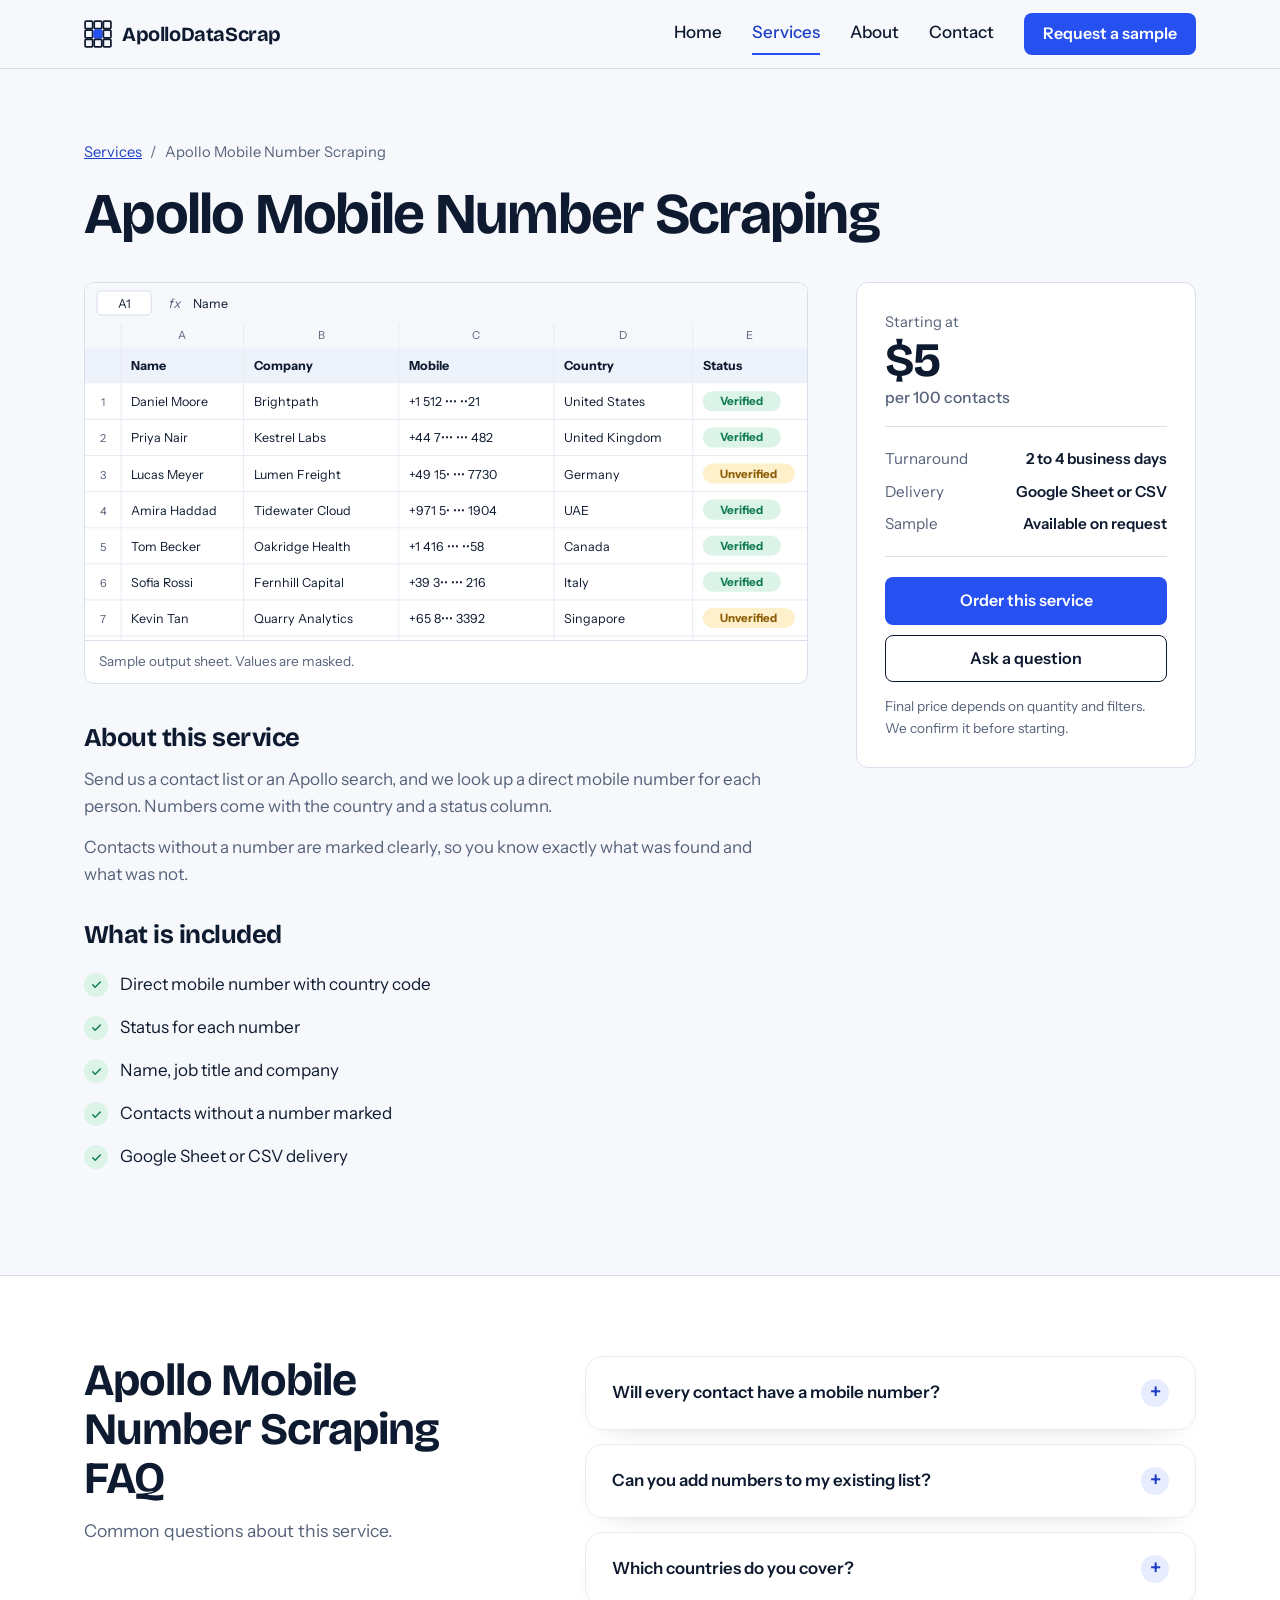
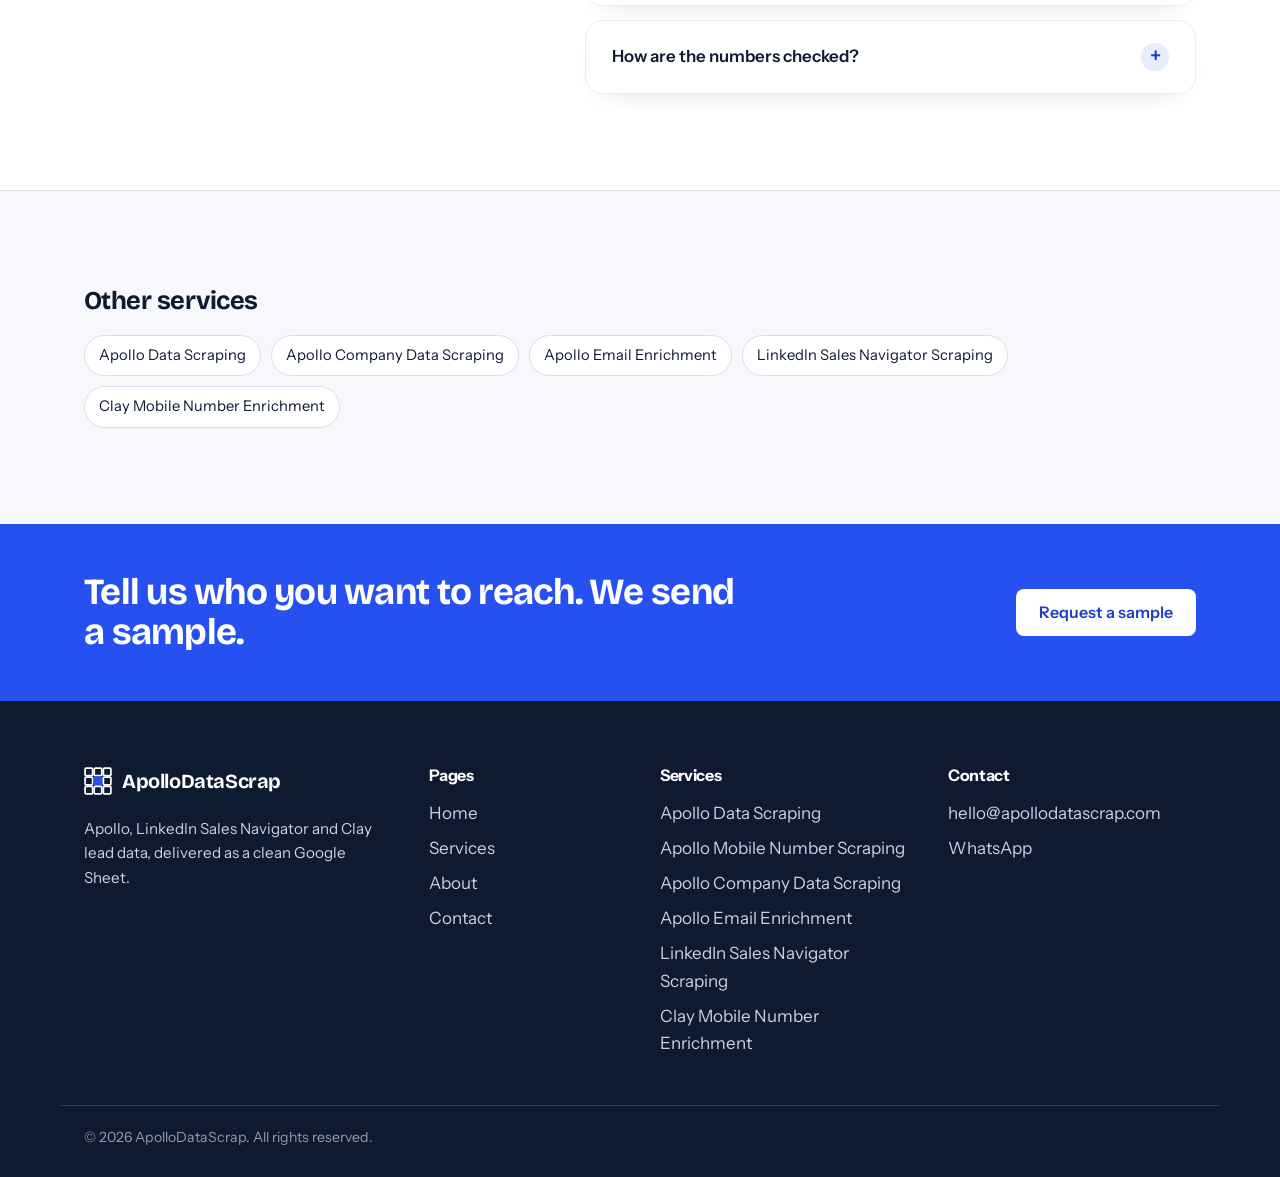
<file: services/apollo-mobile-number-scraping/index.html>
<!DOCTYPE html>
<html lang="en" data-email="hello@apollodatascrap.com">
<head>
<meta charset="utf-8">
<meta name="viewport" content="width=device-width, initial-scale=1">
<title>Apollo Mobile Number Scraping | ApolloDataScrap</title>
<meta name="description" content="Get direct mobile numbers for your Apollo contacts, each with country code and status. Delivered as a Google Sheet or CSV from $5 per 100 contacts.">
<meta name="robots" content="index,follow,max-image-preview:large,max-snippet:-1,max-video-preview:-1">
<link rel="canonical" href="https://apollodatascrap.com/services/apollo-mobile-number-scraping/">
<meta name="theme-color" content="#2750F0">
<link rel="icon" href="/favicon.ico" sizes="32x32">
<link rel="icon" href="/favicon.svg" type="image/svg+xml">
<link rel="apple-touch-icon" href="/apple-touch-icon.png">
<meta property="og:type" content="website">
<meta property="og:site_name" content="ApolloDataScrap">
<meta property="og:locale" content="en_US">
<meta property="og:title" content="Apollo Mobile Number Scraping | ApolloDataScrap">
<meta property="og:description" content="Get direct mobile numbers for your Apollo contacts, each with country code and status. Delivered as a Google Sheet or CSV from $5 per 100 contacts.">
<meta property="og:url" content="https://apollodatascrap.com/services/apollo-mobile-number-scraping/">
<meta property="og:image" content="https://apollodatascrap.com/assets/img/og-image.png">
<meta property="og:image:width" content="1200">
<meta property="og:image:height" content="630">
<meta property="og:image:alt" content="ApolloDataScrap: Apollo and LinkedIn lead data delivered in a clean Google Sheet">
<meta name="twitter:card" content="summary_large_image">
<meta name="twitter:title" content="Apollo Mobile Number Scraping | ApolloDataScrap">
<meta name="twitter:description" content="Get direct mobile numbers for your Apollo contacts, each with country code and status. Delivered as a Google Sheet or CSV from $5 per 100 contacts.">
<meta name="twitter:image" content="https://apollodatascrap.com/assets/img/og-image.png">
<link rel="preconnect" href="https://fonts.googleapis.com">
<link rel="preconnect" href="https://fonts.gstatic.com" crossorigin>
<link rel="preload" as="style" href="https://fonts.googleapis.com/css2?family=Bricolage+Grotesque:opsz,wght@12..96,600;12..96,700&family=Instrument+Sans:wght@400;500;600;700&display=swap" onload="this.onload=null;this.rel='stylesheet'">
<noscript><link rel="stylesheet" href="https://fonts.googleapis.com/css2?family=Bricolage+Grotesque:opsz,wght@12..96,600;12..96,700&family=Instrument+Sans:wght@400;500;600;700&display=swap"></noscript>
<link rel="stylesheet" href="/assets/css/style.css">
<script type="application/ld+json">{"@context":"https://schema.org","@type":"BreadcrumbList","itemListElement":[{"@type":"ListItem","position":1,"name":"Home","item":"https://apollodatascrap.com/"},{"@type":"ListItem","position":2,"name":"Services","item":"https://apollodatascrap.com/services/"},{"@type":"ListItem","position":3,"name":"Apollo Mobile Number Scraping","item":"https://apollodatascrap.com/services/apollo-mobile-number-scraping/"}]}</script>
<script type="application/ld+json">{"@context":"https://schema.org","@type":"Service","@id":"https://apollodatascrap.com/services/apollo-mobile-number-scraping/#service","name":"Apollo Mobile Number Scraping","url":"https://apollodatascrap.com/services/apollo-mobile-number-scraping/","serviceType":"Apollo Mobile Number Scraping","description":"Get direct mobile numbers for your Apollo contacts, each with country code and status. Delivered as a Google Sheet or CSV from $5 per 100 contacts.","provider":{"@id":"https://apollodatascrap.com/#organization"},"areaServed":"Worldwide","offers":{"@type":"Offer","price":"5","priceCurrency":"USD","url":"https://apollodatascrap.com/services/apollo-mobile-number-scraping/","description":"Starting price per 100 contacts. Turnaround: 2 to 4 business days."}}</script>
<script type="application/ld+json">{"@context":"https://schema.org","@type":"FAQPage","mainEntity":[{"@type":"Question","name":"Will every contact have a mobile number?","acceptedAnswer":{"@type":"Answer","text":"No. Coverage depends on the audience and the country. Contacts where no number is found are marked in the sheet."}},{"@type":"Question","name":"Can you add numbers to my existing list?","acceptedAnswer":{"@type":"Answer","text":"Yes. Send a sheet with names and companies and we add a mobile number column."}},{"@type":"Question","name":"Which countries do you cover?","acceptedAnswer":{"@type":"Answer","text":"Most major markets. Tell us your target countries and we confirm coverage before you order."}},{"@type":"Question","name":"How are the numbers checked?","acceptedAnswer":{"@type":"Answer","text":"Each number gets a status, so you can call the verified ones first."}}]}</script>
</head>
<body>
<a class="skip" href="#main">Skip to content</a>

<header class="site-header" id="siteHeader">
  <div class="wrap site-header__in">
    <a class="brand" href="/" aria-label="ApolloDataScrap home"><span id="brandMark"><svg width="28" height="28" viewBox="0 0 26 26" aria-hidden="true"><rect x="1" y="1" width="7" height="7" rx="1" fill="none" stroke="#0E1A2F" stroke-width="1.6"/><rect x="9.5" y="1" width="7" height="7" rx="1" fill="none" stroke="#0E1A2F" stroke-width="1.6"/><rect x="18" y="1" width="7" height="7" rx="1" fill="none" stroke="#0E1A2F" stroke-width="1.6"/><rect x="1" y="9.5" width="7" height="7" rx="1" fill="none" stroke="#0E1A2F" stroke-width="1.6"/><rect x="9.5" y="9.5" width="7" height="7" rx="1" fill="#2750F0" stroke="#2750F0" stroke-width="1.6"/><rect x="18" y="9.5" width="7" height="7" rx="1" fill="none" stroke="#0E1A2F" stroke-width="1.6"/><rect x="1" y="18" width="7" height="7" rx="1" fill="none" stroke="#0E1A2F" stroke-width="1.6"/><rect x="9.5" y="18" width="7" height="7" rx="1" fill="none" stroke="#0E1A2F" stroke-width="1.6"/><rect x="18" y="18" width="7" height="7" rx="1" fill="none" stroke="#0E1A2F" stroke-width="1.6"/></svg></span><span class="brand__name">ApolloDataScrap</span></a>
    <button class="menu-btn" id="menuBtn" type="button" aria-expanded="false" aria-controls="nav">Menu</button>
    <nav class="nav" id="nav" aria-label="Main">
      <a href="/" data-nav="home">Home</a>
      <a href="/services/" data-nav="services" aria-current="page">Services</a>
      <a href="/about/" data-nav="about">About</a>
      <a href="/contact/" data-nav="contact">Contact</a>
      <a class="btn btn--primary nav__cta" href="/contact/">Request a sample</a>
    </nav>
  </div>
</header>

<main id="main" tabindex="-1">
  <section class="page-head" style="padding-bottom:36px"><div class="wrap">
    <nav class="crumbs" aria-label="Breadcrumb"><a href="/services/">Services</a><span aria-hidden="true">/</span><span aria-current="page">Apollo Mobile Number Scraping</span></nav>
    <h1>Apollo Mobile Number Scraping</h1>
  </div></section>
  <div class="wrap detail">
    <div>
      <div class="gallery">
        <figure class="shot shot--wide"><svg viewBox="0 0 720 356" xmlns="http://www.w3.org/2000/svg" role="img" aria-label="Sample output sheet for Apollo Mobile Number Scraping" font-family="Instrument Sans, Segoe UI, sans-serif"><rect width="720" height="356" fill="#fff"/><rect width="720" height="40" fill="#F6F8FC"/><rect x="12" y="8" width="54" height="24" rx="4" fill="#fff" stroke="#D9DFEA"/><text x="39" y="24.5" font-size="12" text-anchor="middle" fill="#0E1A2F">A1</text><text x="84" y="25" font-size="13" font-style="italic" fill="#56627A">fx</text><text x="108" y="25" font-size="12.5" fill="#0E1A2F">Name</text><rect y="40" width="720" height="24" fill="#F6F8FC"/><text x="97.07142857142857" y="56" font-size="11" text-anchor="middle" fill="#56627A">A</text><text x="235.5" y="56" font-size="11" text-anchor="middle" fill="#56627A">B</text><text x="390.2142857142858" y="56" font-size="11" text-anchor="middle" fill="#56627A">C</text><text x="536.7857142857143" y="56" font-size="11" text-anchor="middle" fill="#56627A">D</text><text x="663" y="56" font-size="11" text-anchor="middle" fill="#56627A">E</text><rect y="64" width="720" height="36" fill="#EEF2FA"/><text x="46" y="87" font-size="12.5" font-weight="700" fill="#0E1A2F">Name</text><text x="168.14285714285714" y="87" font-size="12.5" font-weight="700" fill="#0E1A2F">Company</text><text x="322.8571428571429" y="87" font-size="12.5" font-weight="700" fill="#0E1A2F">Mobile</text><text x="477.5714285714286" y="87" font-size="12.5" font-weight="700" fill="#0E1A2F">Country</text><text x="616" y="87" font-size="12.5" font-weight="700" fill="#0E1A2F">Status</text><line x1="0" x2="720" y1="136" y2="136" stroke="#E8ECF4"/><text x="18" y="123" font-size="11" text-anchor="middle" fill="#56627A">1</text><text x="46" y="123" font-size="12.5" fill="#0E1A2F">Daniel Moore</text><text x="168.14285714285714" y="123" font-size="12.5" fill="#0E1A2F">Brightpath</text><text x="322.8571428571429" y="123" font-size="12.5" fill="#0E1A2F">+1 512 ••• ••21</text><text x="477.5714285714286" y="123" font-size="12.5" fill="#0E1A2F">United States</text><rect x="616" y="108" width="78" height="20" rx="10" fill="#DCF3E8"/><text x="655" y="122" font-size="11.5" font-weight="700" text-anchor="middle" fill="#0F7A55">Verified</text><line x1="0" x2="720" y1="172" y2="172" stroke="#E8ECF4"/><text x="18" y="159" font-size="11" text-anchor="middle" fill="#56627A">2</text><text x="46" y="159" font-size="12.5" fill="#0E1A2F">Priya Nair</text><text x="168.14285714285714" y="159" font-size="12.5" fill="#0E1A2F">Kestrel Labs</text><text x="322.8571428571429" y="159" font-size="12.5" fill="#0E1A2F">+44 7••• ••• 482</text><text x="477.5714285714286" y="159" font-size="12.5" fill="#0E1A2F">United Kingdom</text><rect x="616" y="144" width="78" height="20" rx="10" fill="#DCF3E8"/><text x="655" y="158" font-size="11.5" font-weight="700" text-anchor="middle" fill="#0F7A55">Verified</text><line x1="0" x2="720" y1="208" y2="208" stroke="#E8ECF4"/><text x="18" y="195" font-size="11" text-anchor="middle" fill="#56627A">3</text><text x="46" y="195" font-size="12.5" fill="#0E1A2F">Lucas Meyer</text><text x="168.14285714285714" y="195" font-size="12.5" fill="#0E1A2F">Lumen Freight</text><text x="322.8571428571429" y="195" font-size="12.5" fill="#0E1A2F">+49 15• ••• 7730</text><text x="477.5714285714286" y="195" font-size="12.5" fill="#0E1A2F">Germany</text><rect x="616" y="180" width="92" height="20" rx="10" fill="#FFF0CC"/><text x="662" y="194" font-size="11.5" font-weight="700" text-anchor="middle" fill="#8A5A00">Unverified</text><line x1="0" x2="720" y1="244" y2="244" stroke="#E8ECF4"/><text x="18" y="231" font-size="11" text-anchor="middle" fill="#56627A">4</text><text x="46" y="231" font-size="12.5" fill="#0E1A2F">Amira Haddad</text><text x="168.14285714285714" y="231" font-size="12.5" fill="#0E1A2F">Tidewater Cloud</text><text x="322.8571428571429" y="231" font-size="12.5" fill="#0E1A2F">+971 5• ••• 1904</text><text x="477.5714285714286" y="231" font-size="12.5" fill="#0E1A2F">UAE</text><rect x="616" y="216" width="78" height="20" rx="10" fill="#DCF3E8"/><text x="655" y="230" font-size="11.5" font-weight="700" text-anchor="middle" fill="#0F7A55">Verified</text><line x1="0" x2="720" y1="280" y2="280" stroke="#E8ECF4"/><text x="18" y="267" font-size="11" text-anchor="middle" fill="#56627A">5</text><text x="46" y="267" font-size="12.5" fill="#0E1A2F">Tom Becker</text><text x="168.14285714285714" y="267" font-size="12.5" fill="#0E1A2F">Oakridge Health</text><text x="322.8571428571429" y="267" font-size="12.5" fill="#0E1A2F">+1 416 ••• ••58</text><text x="477.5714285714286" y="267" font-size="12.5" fill="#0E1A2F">Canada</text><rect x="616" y="252" width="78" height="20" rx="10" fill="#DCF3E8"/><text x="655" y="266" font-size="11.5" font-weight="700" text-anchor="middle" fill="#0F7A55">Verified</text><line x1="0" x2="720" y1="316" y2="316" stroke="#E8ECF4"/><text x="18" y="303" font-size="11" text-anchor="middle" fill="#56627A">6</text><text x="46" y="303" font-size="12.5" fill="#0E1A2F">Sofia Rossi</text><text x="168.14285714285714" y="303" font-size="12.5" fill="#0E1A2F">Fernhill Capital</text><text x="322.8571428571429" y="303" font-size="12.5" fill="#0E1A2F">+39 3•• ••• 216</text><text x="477.5714285714286" y="303" font-size="12.5" fill="#0E1A2F">Italy</text><rect x="616" y="288" width="78" height="20" rx="10" fill="#DCF3E8"/><text x="655" y="302" font-size="11.5" font-weight="700" text-anchor="middle" fill="#0F7A55">Verified</text><line x1="0" x2="720" y1="352" y2="352" stroke="#E8ECF4"/><text x="18" y="339" font-size="11" text-anchor="middle" fill="#56627A">7</text><text x="46" y="339" font-size="12.5" fill="#0E1A2F">Kevin Tan</text><text x="168.14285714285714" y="339" font-size="12.5" fill="#0E1A2F">Quarry Analytics</text><text x="322.8571428571429" y="339" font-size="12.5" fill="#0E1A2F">+65 8••• 3392</text><text x="477.5714285714286" y="339" font-size="12.5" fill="#0E1A2F">Singapore</text><rect x="616" y="324" width="92" height="20" rx="10" fill="#FFF0CC"/><text x="662" y="338" font-size="11.5" font-weight="700" text-anchor="middle" fill="#8A5A00">Unverified</text><line x1="36" x2="36" y1="40" y2="356" stroke="#E8ECF4"/><line x1="158.14285714285714" x2="158.14285714285714" y1="40" y2="356" stroke="#E8ECF4"/><line x1="312.8571428571429" x2="312.8571428571429" y1="40" y2="356" stroke="#E8ECF4"/><line x1="467.5714285714286" x2="467.5714285714286" y1="40" y2="356" stroke="#E8ECF4"/><line x1="606" x2="606" y1="40" y2="356" stroke="#E8ECF4"/></svg><figcaption>Sample output sheet. Values are masked.</figcaption></figure>
      </div>
      <div class="prose">
        <h2>About this service</h2>
        <p>Send us a contact list or an Apollo search, and we look up a direct mobile number for each person. Numbers come with the country and a status column.</p><p>Contacts without a number are marked clearly, so you know exactly what was found and what was not.</p>
        <h2 style="margin-top:32px">What is included</h2>
        <ul class="checks"><li><span class="tick"><svg viewBox="0 0 24 24" aria-hidden="true"><path d="m5 12.5 4.5 4.5L19 7.5"/></svg></span><span>Direct mobile number with country code</span></li><li><span class="tick"><svg viewBox="0 0 24 24" aria-hidden="true"><path d="m5 12.5 4.5 4.5L19 7.5"/></svg></span><span>Status for each number</span></li><li><span class="tick"><svg viewBox="0 0 24 24" aria-hidden="true"><path d="m5 12.5 4.5 4.5L19 7.5"/></svg></span><span>Name, job title and company</span></li><li><span class="tick"><svg viewBox="0 0 24 24" aria-hidden="true"><path d="m5 12.5 4.5 4.5L19 7.5"/></svg></span><span>Contacts without a number marked</span></li><li><span class="tick"><svg viewBox="0 0 24 24" aria-hidden="true"><path d="m5 12.5 4.5 4.5L19 7.5"/></svg></span><span>Google Sheet or CSV delivery</span></li></ul>
      </div>
    </div>
    <aside class="pricebox" aria-label="Pricing">
      <p class="pricebox__label">Starting at</p>
      <p class="price">$5<small>per 100 contacts</small></p>
      <dl>
        <div><dt>Turnaround</dt><dd>2 to 4 business days</dd></div>
        <div><dt>Delivery</dt><dd>Google Sheet or CSV</dd></div>
        <div><dt>Sample</dt><dd>Available on request</dd></div>
      </dl>
      <a class="btn btn--primary btn--block" href="/contact/?service=apollo-mobile-number-scraping">Order this service</a>
      <a class="btn btn--ghost btn--block" href="/contact/?service=apollo-mobile-number-scraping">Ask a question</a>
      <p class="pricebox__note">Final price depends on quantity and filters. We confirm it before starting.</p>
    </aside>
  </div>
  <section class="section section--white detail-faq"><div class="wrap split">
    <div class="split__head"><h2>Apollo Mobile Number Scraping FAQ</h2><p>Common questions about this service.</p></div>
    <div class="faq"><details><summary>Will every contact have a mobile number?</summary><p>No. Coverage depends on the audience and the country. Contacts where no number is found are marked in the sheet.</p></details><details><summary>Can you add numbers to my existing list?</summary><p>Yes. Send a sheet with names and companies and we add a mobile number column.</p></details><details><summary>Which countries do you cover?</summary><p>Most major markets. Tell us your target countries and we confirm coverage before you order.</p></details><details><summary>How are the numbers checked?</summary><p>Each number gets a status, so you can call the verified ones first.</p></details></div>
  </div></section>
  <section class="section"><div class="wrap">
    <h2 style="font-size:1.6rem">Other services</h2>
    <div class="others"><a href="/services/apollo-data-scraping/">Apollo Data Scraping</a><a href="/services/apollo-company-data-scraping/">Apollo Company Data Scraping</a><a href="/services/apollo-email-enrichment/">Apollo Email Enrichment</a><a href="/services/linkedin-sales-navigator-scraping/">LinkedIn Sales Navigator Scraping</a><a href="/services/clay-mobile-number-enrichment/">Clay Mobile Number Enrichment</a></div>
  </div></section>
</main>
<footer class="site-footer" id="footer">
  <div class="cta-band"><div class="wrap cta-band__in">
    <h2>Tell us who you want to reach. We send a sample.</h2>
    <a class="btn btn--light" href="/contact/">Request a sample</a>
  </div></div>
  <div class="wrap foot-grid">
    <div><a class="brand" href="/"><svg width="28" height="28" viewBox="0 0 26 26" aria-hidden="true"><rect x="1" y="1" width="7" height="7" rx="1" fill="none" stroke="#FFFFFF" stroke-width="1.6"/><rect x="9.5" y="1" width="7" height="7" rx="1" fill="none" stroke="#FFFFFF" stroke-width="1.6"/><rect x="18" y="1" width="7" height="7" rx="1" fill="none" stroke="#FFFFFF" stroke-width="1.6"/><rect x="1" y="9.5" width="7" height="7" rx="1" fill="none" stroke="#FFFFFF" stroke-width="1.6"/><rect x="9.5" y="9.5" width="7" height="7" rx="1" fill="#2750F0" stroke="#2750F0" stroke-width="1.6"/><rect x="18" y="9.5" width="7" height="7" rx="1" fill="none" stroke="#FFFFFF" stroke-width="1.6"/><rect x="1" y="18" width="7" height="7" rx="1" fill="none" stroke="#FFFFFF" stroke-width="1.6"/><rect x="9.5" y="18" width="7" height="7" rx="1" fill="none" stroke="#FFFFFF" stroke-width="1.6"/><rect x="18" y="18" width="7" height="7" rx="1" fill="none" stroke="#FFFFFF" stroke-width="1.6"/></svg><span class="brand__name">ApolloDataScrap</span></a><p>Apollo, LinkedIn Sales Navigator and Clay lead data, delivered as a clean Google Sheet.</p></div>
    <div><h2 class="foot-title">Pages</h2><ul><li><a href="/">Home</a></li><li><a href="/services/">Services</a></li><li><a href="/about/">About</a></li><li><a href="/contact/">Contact</a></li></ul></div>
    <div><h2 class="foot-title">Services</h2><ul><li><a href="/services/apollo-data-scraping/">Apollo Data Scraping</a></li><li><a href="/services/apollo-mobile-number-scraping/">Apollo Mobile Number Scraping</a></li><li><a href="/services/apollo-company-data-scraping/">Apollo Company Data Scraping</a></li><li><a href="/services/apollo-email-enrichment/">Apollo Email Enrichment</a></li><li><a href="/services/linkedin-sales-navigator-scraping/">LinkedIn Sales Navigator Scraping</a></li><li><a href="/services/clay-mobile-number-enrichment/">Clay Mobile Number Enrichment</a></li></ul></div>
    <div><h2 class="foot-title">Contact</h2><ul><li><a href="mailto:hello@apollodatascrap.com">hello@apollodatascrap.com</a></li><li><a href="https://wa.me/8801XXXXXXXXX" target="_blank" rel="noopener noreferrer">WhatsApp</a></li></ul></div>
  </div>
  <div class="wrap foot-base">&copy; 2026 ApolloDataScrap. All rights reserved.</div>
</footer>

<script src="/assets/js/main.js" defer></script>
</body>
</html>
</file>
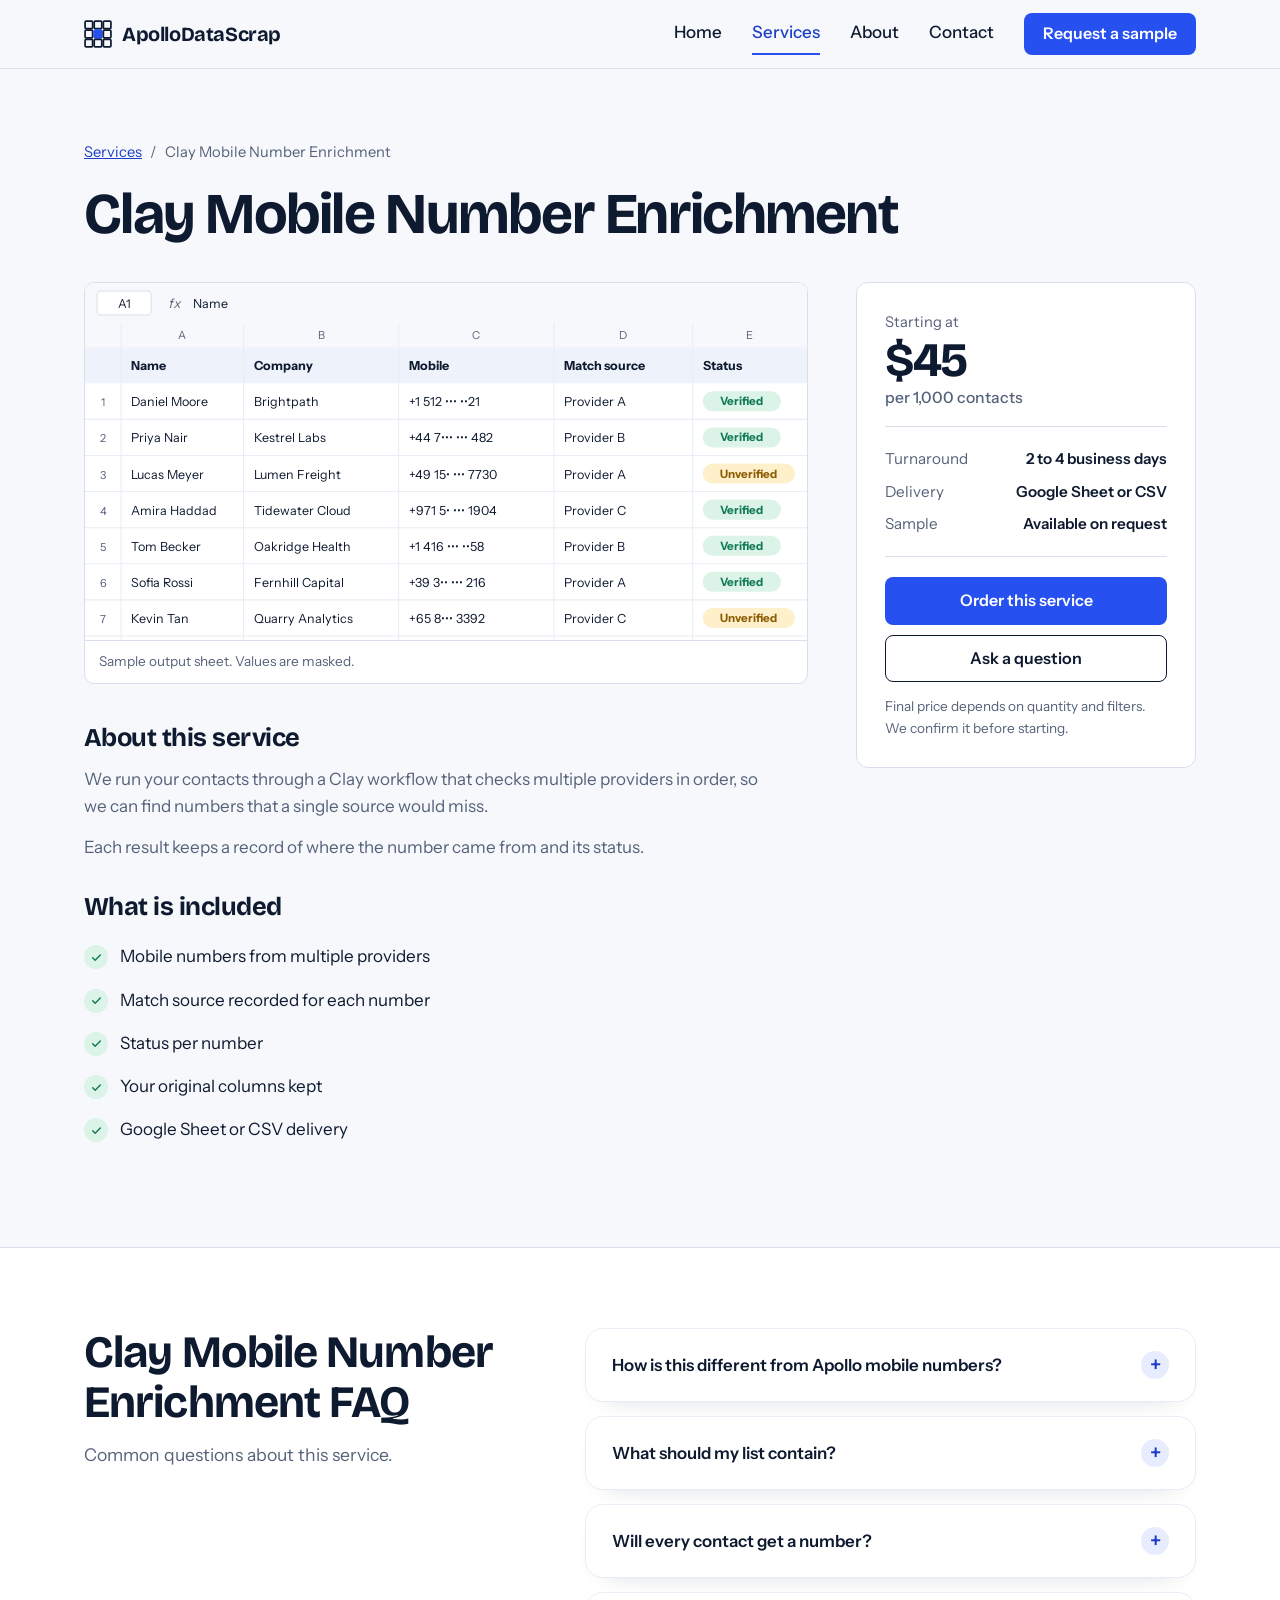
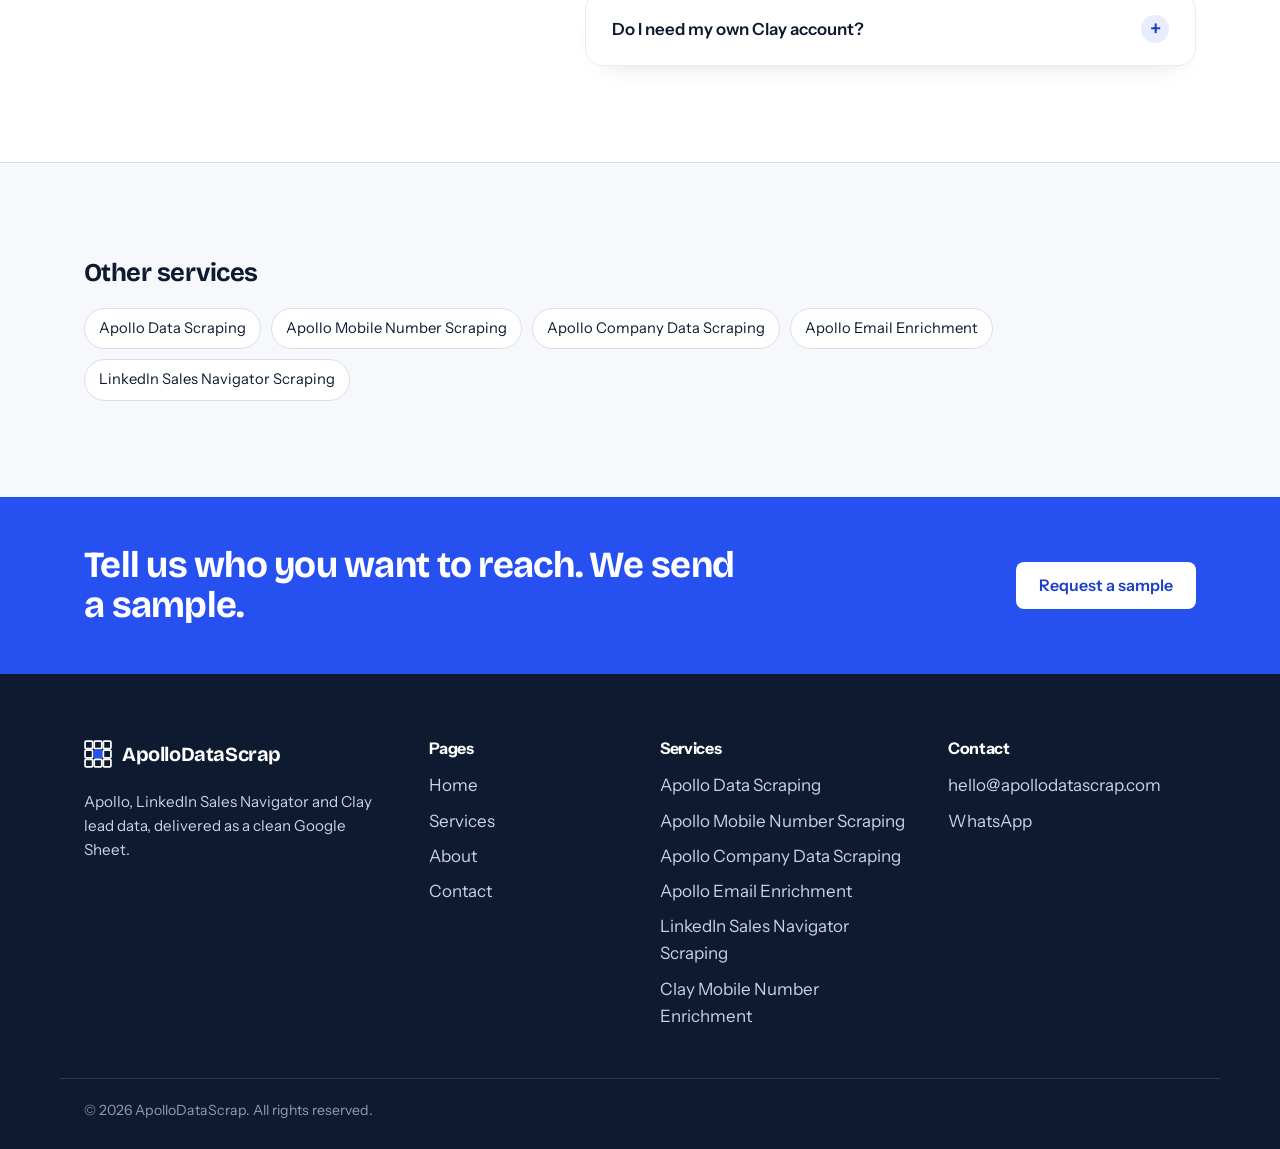
<file: services/clay-mobile-number-enrichment/index.html>
<!DOCTYPE html>
<html lang="en" data-email="hello@apollodatascrap.com">
<head>
<meta charset="utf-8">
<meta name="viewport" content="width=device-width, initial-scale=1">
<title>Clay Mobile Number Enrichment | ApolloDataScrap</title>
<meta name="description" content="Find mobile numbers across several data providers with a Clay workflow, with source and status recorded for each. From $45 per 1,000 contacts.">
<meta name="robots" content="index,follow,max-image-preview:large,max-snippet:-1,max-video-preview:-1">
<link rel="canonical" href="https://apollodatascrap.com/services/clay-mobile-number-enrichment/">
<meta name="theme-color" content="#2750F0">
<link rel="icon" href="/favicon.ico" sizes="32x32">
<link rel="icon" href="/favicon.svg" type="image/svg+xml">
<link rel="apple-touch-icon" href="/apple-touch-icon.png">
<meta property="og:type" content="website">
<meta property="og:site_name" content="ApolloDataScrap">
<meta property="og:locale" content="en_US">
<meta property="og:title" content="Clay Mobile Number Enrichment | ApolloDataScrap">
<meta property="og:description" content="Find mobile numbers across several data providers with a Clay workflow, with source and status recorded for each. From $45 per 1,000 contacts.">
<meta property="og:url" content="https://apollodatascrap.com/services/clay-mobile-number-enrichment/">
<meta property="og:image" content="https://apollodatascrap.com/assets/img/og-image.png">
<meta property="og:image:width" content="1200">
<meta property="og:image:height" content="630">
<meta property="og:image:alt" content="ApolloDataScrap: Apollo and LinkedIn lead data delivered in a clean Google Sheet">
<meta name="twitter:card" content="summary_large_image">
<meta name="twitter:title" content="Clay Mobile Number Enrichment | ApolloDataScrap">
<meta name="twitter:description" content="Find mobile numbers across several data providers with a Clay workflow, with source and status recorded for each. From $45 per 1,000 contacts.">
<meta name="twitter:image" content="https://apollodatascrap.com/assets/img/og-image.png">
<link rel="preconnect" href="https://fonts.googleapis.com">
<link rel="preconnect" href="https://fonts.gstatic.com" crossorigin>
<link rel="preload" as="style" href="https://fonts.googleapis.com/css2?family=Bricolage+Grotesque:opsz,wght@12..96,600;12..96,700&family=Instrument+Sans:wght@400;500;600;700&display=swap" onload="this.onload=null;this.rel='stylesheet'">
<noscript><link rel="stylesheet" href="https://fonts.googleapis.com/css2?family=Bricolage+Grotesque:opsz,wght@12..96,600;12..96,700&family=Instrument+Sans:wght@400;500;600;700&display=swap"></noscript>
<link rel="stylesheet" href="/assets/css/style.css">
<script type="application/ld+json">{"@context":"https://schema.org","@type":"BreadcrumbList","itemListElement":[{"@type":"ListItem","position":1,"name":"Home","item":"https://apollodatascrap.com/"},{"@type":"ListItem","position":2,"name":"Services","item":"https://apollodatascrap.com/services/"},{"@type":"ListItem","position":3,"name":"Clay Mobile Number Enrichment","item":"https://apollodatascrap.com/services/clay-mobile-number-enrichment/"}]}</script>
<script type="application/ld+json">{"@context":"https://schema.org","@type":"Service","@id":"https://apollodatascrap.com/services/clay-mobile-number-enrichment/#service","name":"Clay Mobile Number Enrichment","url":"https://apollodatascrap.com/services/clay-mobile-number-enrichment/","serviceType":"Clay Mobile Number Enrichment","description":"Find mobile numbers across several data providers with a Clay workflow, with source and status recorded for each. From $45 per 1,000 contacts.","provider":{"@id":"https://apollodatascrap.com/#organization"},"areaServed":"Worldwide","offers":{"@type":"Offer","price":"45","priceCurrency":"USD","url":"https://apollodatascrap.com/services/clay-mobile-number-enrichment/","description":"Starting price per 1,000 contacts. Turnaround: 2 to 4 business days."}}</script>
<script type="application/ld+json">{"@context":"https://schema.org","@type":"FAQPage","mainEntity":[{"@type":"Question","name":"How is this different from Apollo mobile numbers?","acceptedAnswer":{"@type":"Answer","text":"Clay checks several providers one after another, so it can find numbers that Apollo alone does not have."}},{"@type":"Question","name":"What should my list contain?","acceptedAnswer":{"@type":"Answer","text":"Name and company, plus a LinkedIn URL or domain when you have it. More inputs improve the match rate."}},{"@type":"Question","name":"Will every contact get a number?","acceptedAnswer":{"@type":"Answer","text":"No. Contacts where no number is found are marked in the sheet."}},{"@type":"Question","name":"Do I need my own Clay account?","acceptedAnswer":{"@type":"Answer","text":"No. We run the workflow and send you the finished sheet."}}]}</script>
</head>
<body>
<a class="skip" href="#main">Skip to content</a>

<header class="site-header" id="siteHeader">
  <div class="wrap site-header__in">
    <a class="brand" href="/" aria-label="ApolloDataScrap home"><span id="brandMark"><svg width="28" height="28" viewBox="0 0 26 26" aria-hidden="true"><rect x="1" y="1" width="7" height="7" rx="1" fill="none" stroke="#0E1A2F" stroke-width="1.6"/><rect x="9.5" y="1" width="7" height="7" rx="1" fill="none" stroke="#0E1A2F" stroke-width="1.6"/><rect x="18" y="1" width="7" height="7" rx="1" fill="none" stroke="#0E1A2F" stroke-width="1.6"/><rect x="1" y="9.5" width="7" height="7" rx="1" fill="none" stroke="#0E1A2F" stroke-width="1.6"/><rect x="9.5" y="9.5" width="7" height="7" rx="1" fill="#2750F0" stroke="#2750F0" stroke-width="1.6"/><rect x="18" y="9.5" width="7" height="7" rx="1" fill="none" stroke="#0E1A2F" stroke-width="1.6"/><rect x="1" y="18" width="7" height="7" rx="1" fill="none" stroke="#0E1A2F" stroke-width="1.6"/><rect x="9.5" y="18" width="7" height="7" rx="1" fill="none" stroke="#0E1A2F" stroke-width="1.6"/><rect x="18" y="18" width="7" height="7" rx="1" fill="none" stroke="#0E1A2F" stroke-width="1.6"/></svg></span><span class="brand__name">ApolloDataScrap</span></a>
    <button class="menu-btn" id="menuBtn" type="button" aria-expanded="false" aria-controls="nav">Menu</button>
    <nav class="nav" id="nav" aria-label="Main">
      <a href="/" data-nav="home">Home</a>
      <a href="/services/" data-nav="services" aria-current="page">Services</a>
      <a href="/about/" data-nav="about">About</a>
      <a href="/contact/" data-nav="contact">Contact</a>
      <a class="btn btn--primary nav__cta" href="/contact/">Request a sample</a>
    </nav>
  </div>
</header>

<main id="main" tabindex="-1">
  <section class="page-head" style="padding-bottom:36px"><div class="wrap">
    <nav class="crumbs" aria-label="Breadcrumb"><a href="/services/">Services</a><span aria-hidden="true">/</span><span aria-current="page">Clay Mobile Number Enrichment</span></nav>
    <h1>Clay Mobile Number Enrichment</h1>
  </div></section>
  <div class="wrap detail">
    <div>
      <div class="gallery">
        <figure class="shot shot--wide"><svg viewBox="0 0 720 356" xmlns="http://www.w3.org/2000/svg" role="img" aria-label="Sample output sheet for Clay Mobile Number Enrichment" font-family="Instrument Sans, Segoe UI, sans-serif"><rect width="720" height="356" fill="#fff"/><rect width="720" height="40" fill="#F6F8FC"/><rect x="12" y="8" width="54" height="24" rx="4" fill="#fff" stroke="#D9DFEA"/><text x="39" y="24.5" font-size="12" text-anchor="middle" fill="#0E1A2F">A1</text><text x="84" y="25" font-size="13" font-style="italic" fill="#56627A">fx</text><text x="108" y="25" font-size="12.5" fill="#0E1A2F">Name</text><rect y="40" width="720" height="24" fill="#F6F8FC"/><text x="97.07142857142857" y="56" font-size="11" text-anchor="middle" fill="#56627A">A</text><text x="235.5" y="56" font-size="11" text-anchor="middle" fill="#56627A">B</text><text x="390.2142857142858" y="56" font-size="11" text-anchor="middle" fill="#56627A">C</text><text x="536.7857142857143" y="56" font-size="11" text-anchor="middle" fill="#56627A">D</text><text x="663" y="56" font-size="11" text-anchor="middle" fill="#56627A">E</text><rect y="64" width="720" height="36" fill="#EEF2FA"/><text x="46" y="87" font-size="12.5" font-weight="700" fill="#0E1A2F">Name</text><text x="168.14285714285714" y="87" font-size="12.5" font-weight="700" fill="#0E1A2F">Company</text><text x="322.8571428571429" y="87" font-size="12.5" font-weight="700" fill="#0E1A2F">Mobile</text><text x="477.5714285714286" y="87" font-size="12.5" font-weight="700" fill="#0E1A2F">Match source</text><text x="616" y="87" font-size="12.5" font-weight="700" fill="#0E1A2F">Status</text><line x1="0" x2="720" y1="136" y2="136" stroke="#E8ECF4"/><text x="18" y="123" font-size="11" text-anchor="middle" fill="#56627A">1</text><text x="46" y="123" font-size="12.5" fill="#0E1A2F">Daniel Moore</text><text x="168.14285714285714" y="123" font-size="12.5" fill="#0E1A2F">Brightpath</text><text x="322.8571428571429" y="123" font-size="12.5" fill="#0E1A2F">+1 512 ••• ••21</text><text x="477.5714285714286" y="123" font-size="12.5" fill="#0E1A2F">Provider A</text><rect x="616" y="108" width="78" height="20" rx="10" fill="#DCF3E8"/><text x="655" y="122" font-size="11.5" font-weight="700" text-anchor="middle" fill="#0F7A55">Verified</text><line x1="0" x2="720" y1="172" y2="172" stroke="#E8ECF4"/><text x="18" y="159" font-size="11" text-anchor="middle" fill="#56627A">2</text><text x="46" y="159" font-size="12.5" fill="#0E1A2F">Priya Nair</text><text x="168.14285714285714" y="159" font-size="12.5" fill="#0E1A2F">Kestrel Labs</text><text x="322.8571428571429" y="159" font-size="12.5" fill="#0E1A2F">+44 7••• ••• 482</text><text x="477.5714285714286" y="159" font-size="12.5" fill="#0E1A2F">Provider B</text><rect x="616" y="144" width="78" height="20" rx="10" fill="#DCF3E8"/><text x="655" y="158" font-size="11.5" font-weight="700" text-anchor="middle" fill="#0F7A55">Verified</text><line x1="0" x2="720" y1="208" y2="208" stroke="#E8ECF4"/><text x="18" y="195" font-size="11" text-anchor="middle" fill="#56627A">3</text><text x="46" y="195" font-size="12.5" fill="#0E1A2F">Lucas Meyer</text><text x="168.14285714285714" y="195" font-size="12.5" fill="#0E1A2F">Lumen Freight</text><text x="322.8571428571429" y="195" font-size="12.5" fill="#0E1A2F">+49 15• ••• 7730</text><text x="477.5714285714286" y="195" font-size="12.5" fill="#0E1A2F">Provider A</text><rect x="616" y="180" width="92" height="20" rx="10" fill="#FFF0CC"/><text x="662" y="194" font-size="11.5" font-weight="700" text-anchor="middle" fill="#8A5A00">Unverified</text><line x1="0" x2="720" y1="244" y2="244" stroke="#E8ECF4"/><text x="18" y="231" font-size="11" text-anchor="middle" fill="#56627A">4</text><text x="46" y="231" font-size="12.5" fill="#0E1A2F">Amira Haddad</text><text x="168.14285714285714" y="231" font-size="12.5" fill="#0E1A2F">Tidewater Cloud</text><text x="322.8571428571429" y="231" font-size="12.5" fill="#0E1A2F">+971 5• ••• 1904</text><text x="477.5714285714286" y="231" font-size="12.5" fill="#0E1A2F">Provider C</text><rect x="616" y="216" width="78" height="20" rx="10" fill="#DCF3E8"/><text x="655" y="230" font-size="11.5" font-weight="700" text-anchor="middle" fill="#0F7A55">Verified</text><line x1="0" x2="720" y1="280" y2="280" stroke="#E8ECF4"/><text x="18" y="267" font-size="11" text-anchor="middle" fill="#56627A">5</text><text x="46" y="267" font-size="12.5" fill="#0E1A2F">Tom Becker</text><text x="168.14285714285714" y="267" font-size="12.5" fill="#0E1A2F">Oakridge Health</text><text x="322.8571428571429" y="267" font-size="12.5" fill="#0E1A2F">+1 416 ••• ••58</text><text x="477.5714285714286" y="267" font-size="12.5" fill="#0E1A2F">Provider B</text><rect x="616" y="252" width="78" height="20" rx="10" fill="#DCF3E8"/><text x="655" y="266" font-size="11.5" font-weight="700" text-anchor="middle" fill="#0F7A55">Verified</text><line x1="0" x2="720" y1="316" y2="316" stroke="#E8ECF4"/><text x="18" y="303" font-size="11" text-anchor="middle" fill="#56627A">6</text><text x="46" y="303" font-size="12.5" fill="#0E1A2F">Sofia Rossi</text><text x="168.14285714285714" y="303" font-size="12.5" fill="#0E1A2F">Fernhill Capital</text><text x="322.8571428571429" y="303" font-size="12.5" fill="#0E1A2F">+39 3•• ••• 216</text><text x="477.5714285714286" y="303" font-size="12.5" fill="#0E1A2F">Provider A</text><rect x="616" y="288" width="78" height="20" rx="10" fill="#DCF3E8"/><text x="655" y="302" font-size="11.5" font-weight="700" text-anchor="middle" fill="#0F7A55">Verified</text><line x1="0" x2="720" y1="352" y2="352" stroke="#E8ECF4"/><text x="18" y="339" font-size="11" text-anchor="middle" fill="#56627A">7</text><text x="46" y="339" font-size="12.5" fill="#0E1A2F">Kevin Tan</text><text x="168.14285714285714" y="339" font-size="12.5" fill="#0E1A2F">Quarry Analytics</text><text x="322.8571428571429" y="339" font-size="12.5" fill="#0E1A2F">+65 8••• 3392</text><text x="477.5714285714286" y="339" font-size="12.5" fill="#0E1A2F">Provider C</text><rect x="616" y="324" width="92" height="20" rx="10" fill="#FFF0CC"/><text x="662" y="338" font-size="11.5" font-weight="700" text-anchor="middle" fill="#8A5A00">Unverified</text><line x1="36" x2="36" y1="40" y2="356" stroke="#E8ECF4"/><line x1="158.14285714285714" x2="158.14285714285714" y1="40" y2="356" stroke="#E8ECF4"/><line x1="312.8571428571429" x2="312.8571428571429" y1="40" y2="356" stroke="#E8ECF4"/><line x1="467.5714285714286" x2="467.5714285714286" y1="40" y2="356" stroke="#E8ECF4"/><line x1="606" x2="606" y1="40" y2="356" stroke="#E8ECF4"/></svg><figcaption>Sample output sheet. Values are masked.</figcaption></figure>
      </div>
      <div class="prose">
        <h2>About this service</h2>
        <p>We run your contacts through a Clay workflow that checks multiple providers in order, so we can find numbers that a single source would miss.</p><p>Each result keeps a record of where the number came from and its status.</p>
        <h2 style="margin-top:32px">What is included</h2>
        <ul class="checks"><li><span class="tick"><svg viewBox="0 0 24 24" aria-hidden="true"><path d="m5 12.5 4.5 4.5L19 7.5"/></svg></span><span>Mobile numbers from multiple providers</span></li><li><span class="tick"><svg viewBox="0 0 24 24" aria-hidden="true"><path d="m5 12.5 4.5 4.5L19 7.5"/></svg></span><span>Match source recorded for each number</span></li><li><span class="tick"><svg viewBox="0 0 24 24" aria-hidden="true"><path d="m5 12.5 4.5 4.5L19 7.5"/></svg></span><span>Status per number</span></li><li><span class="tick"><svg viewBox="0 0 24 24" aria-hidden="true"><path d="m5 12.5 4.5 4.5L19 7.5"/></svg></span><span>Your original columns kept</span></li><li><span class="tick"><svg viewBox="0 0 24 24" aria-hidden="true"><path d="m5 12.5 4.5 4.5L19 7.5"/></svg></span><span>Google Sheet or CSV delivery</span></li></ul>
      </div>
    </div>
    <aside class="pricebox" aria-label="Pricing">
      <p class="pricebox__label">Starting at</p>
      <p class="price">$45<small>per 1,000 contacts</small></p>
      <dl>
        <div><dt>Turnaround</dt><dd>2 to 4 business days</dd></div>
        <div><dt>Delivery</dt><dd>Google Sheet or CSV</dd></div>
        <div><dt>Sample</dt><dd>Available on request</dd></div>
      </dl>
      <a class="btn btn--primary btn--block" href="/contact/?service=clay-mobile-number-enrichment">Order this service</a>
      <a class="btn btn--ghost btn--block" href="/contact/?service=clay-mobile-number-enrichment">Ask a question</a>
      <p class="pricebox__note">Final price depends on quantity and filters. We confirm it before starting.</p>
    </aside>
  </div>
  <section class="section section--white detail-faq"><div class="wrap split">
    <div class="split__head"><h2>Clay Mobile Number Enrichment FAQ</h2><p>Common questions about this service.</p></div>
    <div class="faq"><details><summary>How is this different from Apollo mobile numbers?</summary><p>Clay checks several providers one after another, so it can find numbers that Apollo alone does not have.</p></details><details><summary>What should my list contain?</summary><p>Name and company, plus a LinkedIn URL or domain when you have it. More inputs improve the match rate.</p></details><details><summary>Will every contact get a number?</summary><p>No. Contacts where no number is found are marked in the sheet.</p></details><details><summary>Do I need my own Clay account?</summary><p>No. We run the workflow and send you the finished sheet.</p></details></div>
  </div></section>
  <section class="section"><div class="wrap">
    <h2 style="font-size:1.6rem">Other services</h2>
    <div class="others"><a href="/services/apollo-data-scraping/">Apollo Data Scraping</a><a href="/services/apollo-mobile-number-scraping/">Apollo Mobile Number Scraping</a><a href="/services/apollo-company-data-scraping/">Apollo Company Data Scraping</a><a href="/services/apollo-email-enrichment/">Apollo Email Enrichment</a><a href="/services/linkedin-sales-navigator-scraping/">LinkedIn Sales Navigator Scraping</a></div>
  </div></section>
</main>
<footer class="site-footer" id="footer">
  <div class="cta-band"><div class="wrap cta-band__in">
    <h2>Tell us who you want to reach. We send a sample.</h2>
    <a class="btn btn--light" href="/contact/">Request a sample</a>
  </div></div>
  <div class="wrap foot-grid">
    <div><a class="brand" href="/"><svg width="28" height="28" viewBox="0 0 26 26" aria-hidden="true"><rect x="1" y="1" width="7" height="7" rx="1" fill="none" stroke="#FFFFFF" stroke-width="1.6"/><rect x="9.5" y="1" width="7" height="7" rx="1" fill="none" stroke="#FFFFFF" stroke-width="1.6"/><rect x="18" y="1" width="7" height="7" rx="1" fill="none" stroke="#FFFFFF" stroke-width="1.6"/><rect x="1" y="9.5" width="7" height="7" rx="1" fill="none" stroke="#FFFFFF" stroke-width="1.6"/><rect x="9.5" y="9.5" width="7" height="7" rx="1" fill="#2750F0" stroke="#2750F0" stroke-width="1.6"/><rect x="18" y="9.5" width="7" height="7" rx="1" fill="none" stroke="#FFFFFF" stroke-width="1.6"/><rect x="1" y="18" width="7" height="7" rx="1" fill="none" stroke="#FFFFFF" stroke-width="1.6"/><rect x="9.5" y="18" width="7" height="7" rx="1" fill="none" stroke="#FFFFFF" stroke-width="1.6"/><rect x="18" y="18" width="7" height="7" rx="1" fill="none" stroke="#FFFFFF" stroke-width="1.6"/></svg><span class="brand__name">ApolloDataScrap</span></a><p>Apollo, LinkedIn Sales Navigator and Clay lead data, delivered as a clean Google Sheet.</p></div>
    <div><h2 class="foot-title">Pages</h2><ul><li><a href="/">Home</a></li><li><a href="/services/">Services</a></li><li><a href="/about/">About</a></li><li><a href="/contact/">Contact</a></li></ul></div>
    <div><h2 class="foot-title">Services</h2><ul><li><a href="/services/apollo-data-scraping/">Apollo Data Scraping</a></li><li><a href="/services/apollo-mobile-number-scraping/">Apollo Mobile Number Scraping</a></li><li><a href="/services/apollo-company-data-scraping/">Apollo Company Data Scraping</a></li><li><a href="/services/apollo-email-enrichment/">Apollo Email Enrichment</a></li><li><a href="/services/linkedin-sales-navigator-scraping/">LinkedIn Sales Navigator Scraping</a></li><li><a href="/services/clay-mobile-number-enrichment/">Clay Mobile Number Enrichment</a></li></ul></div>
    <div><h2 class="foot-title">Contact</h2><ul><li><a href="mailto:hello@apollodatascrap.com">hello@apollodatascrap.com</a></li><li><a href="https://wa.me/8801XXXXXXXXX" target="_blank" rel="noopener noreferrer">WhatsApp</a></li></ul></div>
  </div>
  <div class="wrap foot-base">&copy; 2026 ApolloDataScrap. All rights reserved.</div>
</footer>

<script src="/assets/js/main.js" defer></script>
</body>
</html>
</file>
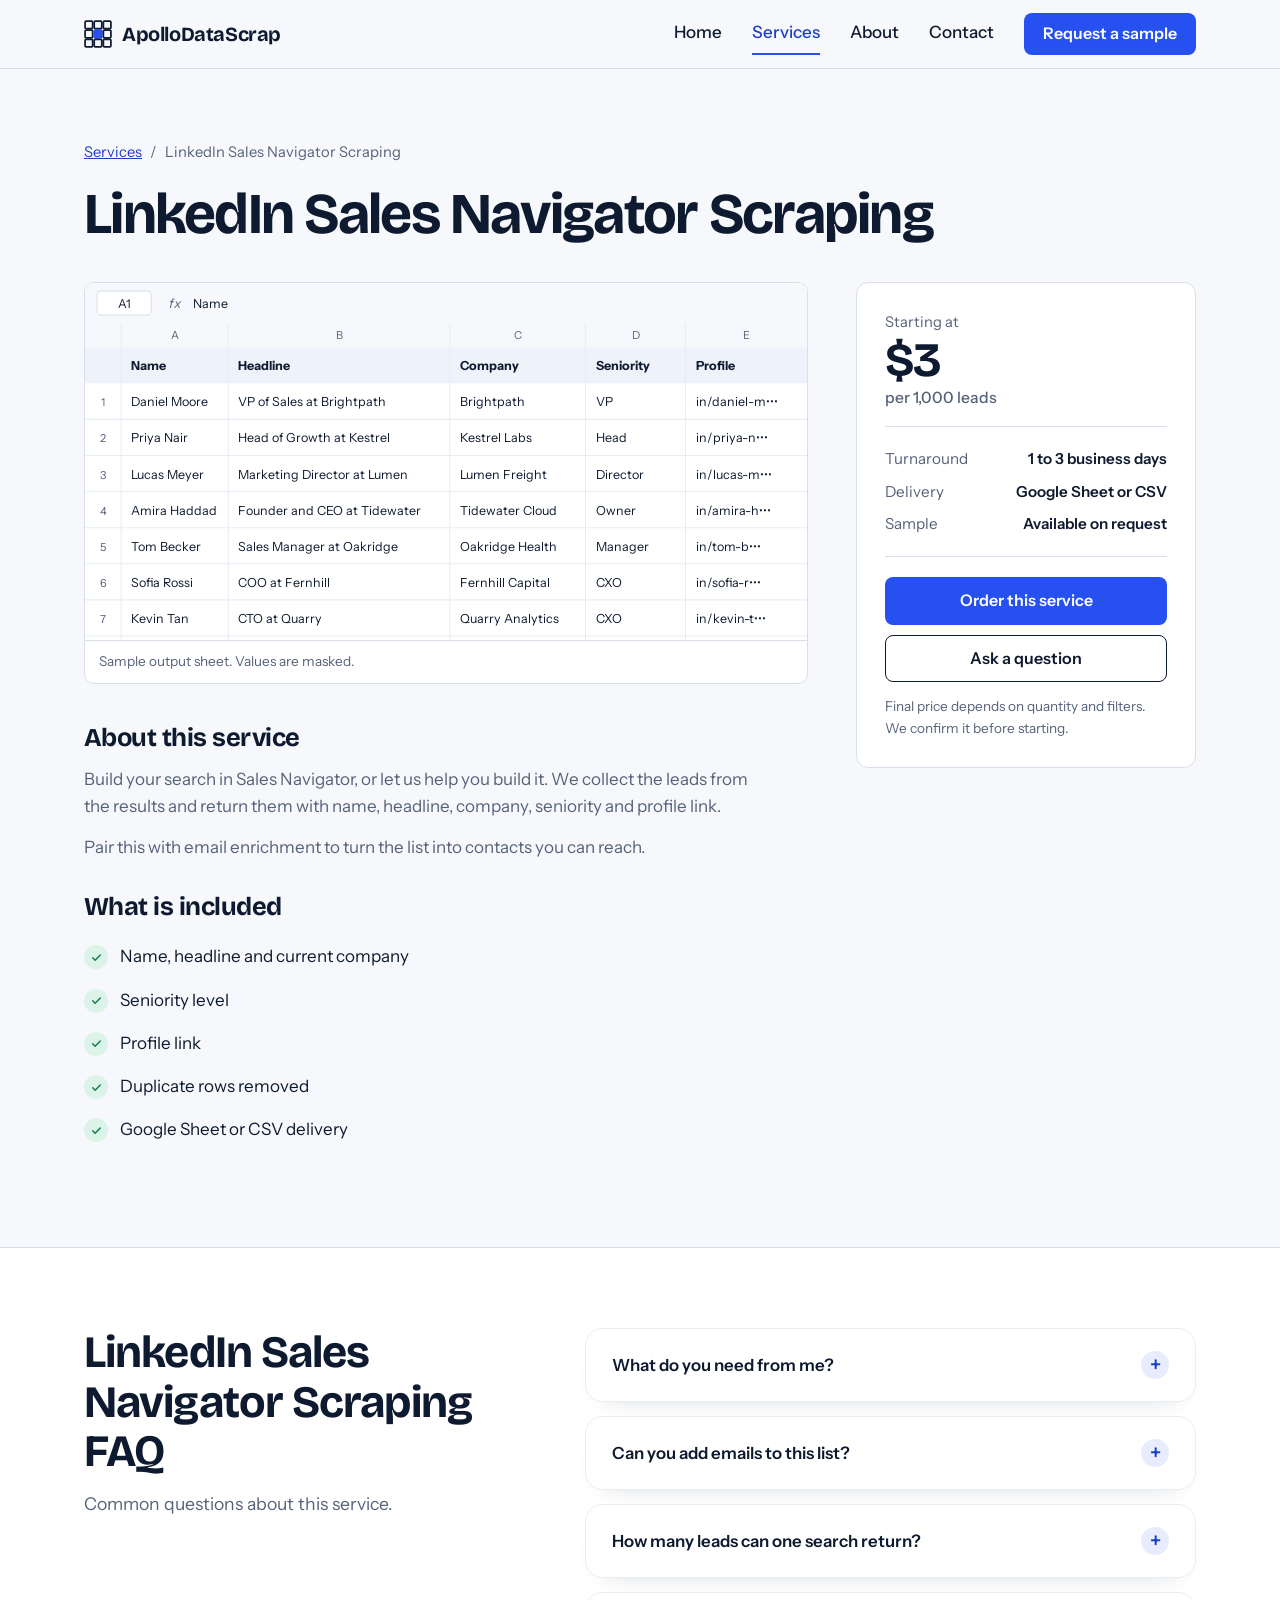
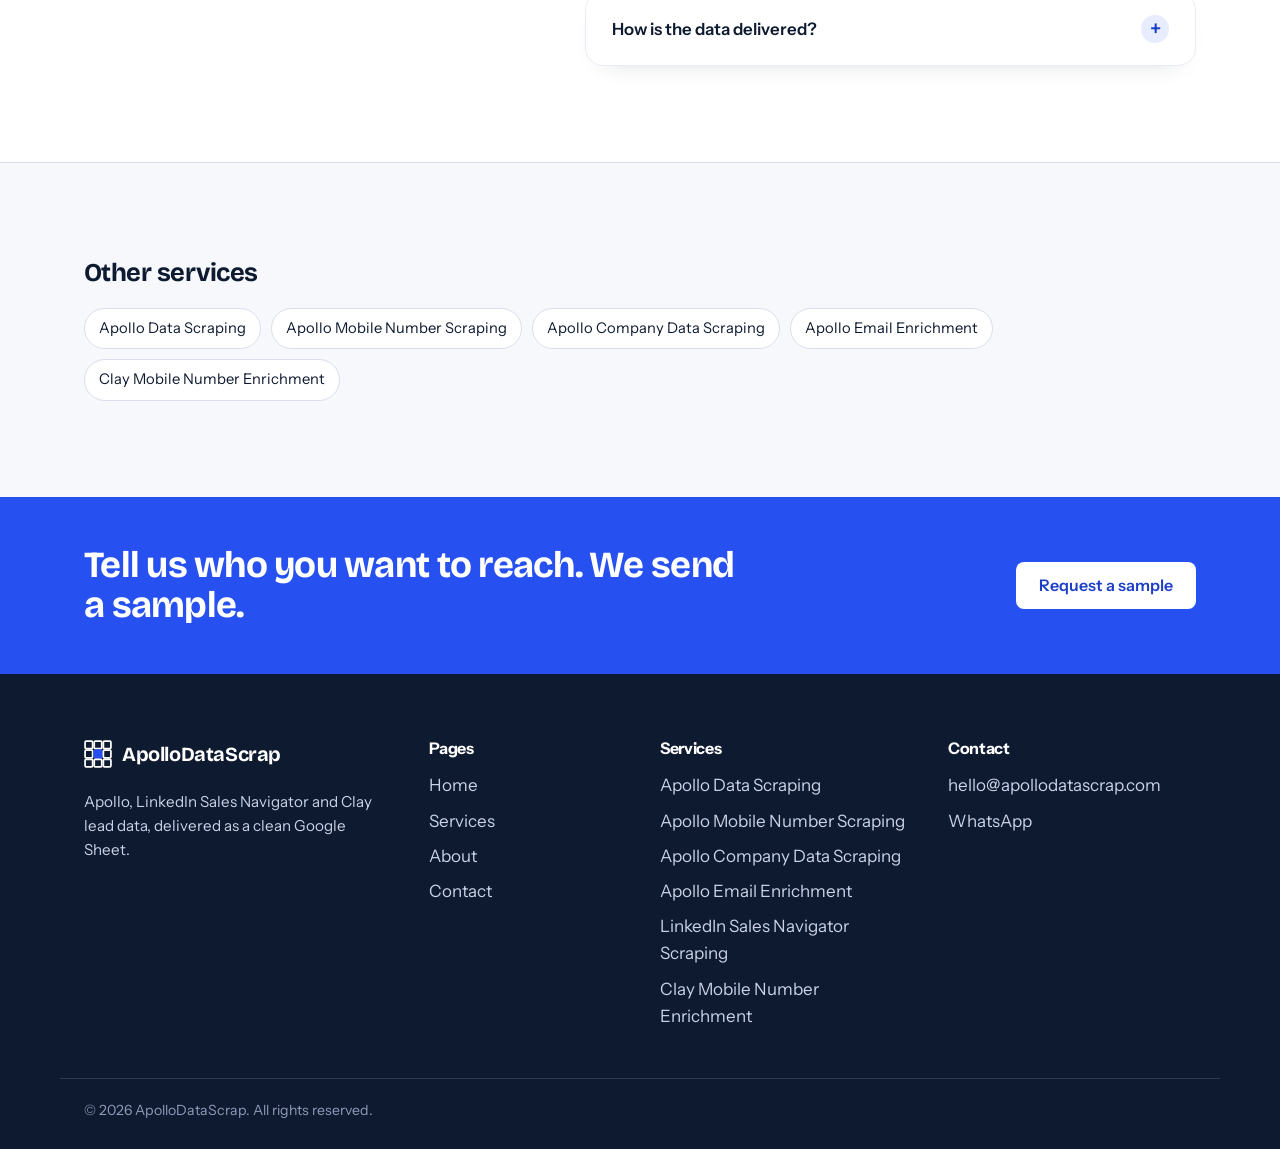
<file: services/linkedin-sales-navigator-scraping/index.html>
<!DOCTYPE html>
<html lang="en" data-email="hello@apollodatascrap.com">
<head>
<meta charset="utf-8">
<meta name="viewport" content="width=device-width, initial-scale=1">
<title>LinkedIn Sales Navigator Scraping | ApolloDataScrap</title>
<meta name="description" content="Export leads from your Sales Navigator search with name, headline, company, seniority and profile link. From $3 per 1,000 leads in 1 to 3 days.">
<meta name="robots" content="index,follow,max-image-preview:large,max-snippet:-1,max-video-preview:-1">
<link rel="canonical" href="https://apollodatascrap.com/services/linkedin-sales-navigator-scraping/">
<meta name="theme-color" content="#2750F0">
<link rel="icon" href="/favicon.ico" sizes="32x32">
<link rel="icon" href="/favicon.svg" type="image/svg+xml">
<link rel="apple-touch-icon" href="/apple-touch-icon.png">
<meta property="og:type" content="website">
<meta property="og:site_name" content="ApolloDataScrap">
<meta property="og:locale" content="en_US">
<meta property="og:title" content="LinkedIn Sales Navigator Scraping | ApolloDataScrap">
<meta property="og:description" content="Export leads from your Sales Navigator search with name, headline, company, seniority and profile link. From $3 per 1,000 leads in 1 to 3 days.">
<meta property="og:url" content="https://apollodatascrap.com/services/linkedin-sales-navigator-scraping/">
<meta property="og:image" content="https://apollodatascrap.com/assets/img/og-image.png">
<meta property="og:image:width" content="1200">
<meta property="og:image:height" content="630">
<meta property="og:image:alt" content="ApolloDataScrap: Apollo and LinkedIn lead data delivered in a clean Google Sheet">
<meta name="twitter:card" content="summary_large_image">
<meta name="twitter:title" content="LinkedIn Sales Navigator Scraping | ApolloDataScrap">
<meta name="twitter:description" content="Export leads from your Sales Navigator search with name, headline, company, seniority and profile link. From $3 per 1,000 leads in 1 to 3 days.">
<meta name="twitter:image" content="https://apollodatascrap.com/assets/img/og-image.png">
<link rel="preconnect" href="https://fonts.googleapis.com">
<link rel="preconnect" href="https://fonts.gstatic.com" crossorigin>
<link rel="preload" as="style" href="https://fonts.googleapis.com/css2?family=Bricolage+Grotesque:opsz,wght@12..96,600;12..96,700&family=Instrument+Sans:wght@400;500;600;700&display=swap" onload="this.onload=null;this.rel='stylesheet'">
<noscript><link rel="stylesheet" href="https://fonts.googleapis.com/css2?family=Bricolage+Grotesque:opsz,wght@12..96,600;12..96,700&family=Instrument+Sans:wght@400;500;600;700&display=swap"></noscript>
<link rel="stylesheet" href="/assets/css/style.css">
<script type="application/ld+json">{"@context":"https://schema.org","@type":"BreadcrumbList","itemListElement":[{"@type":"ListItem","position":1,"name":"Home","item":"https://apollodatascrap.com/"},{"@type":"ListItem","position":2,"name":"Services","item":"https://apollodatascrap.com/services/"},{"@type":"ListItem","position":3,"name":"LinkedIn Sales Navigator Scraping","item":"https://apollodatascrap.com/services/linkedin-sales-navigator-scraping/"}]}</script>
<script type="application/ld+json">{"@context":"https://schema.org","@type":"Service","@id":"https://apollodatascrap.com/services/linkedin-sales-navigator-scraping/#service","name":"LinkedIn Sales Navigator Scraping","url":"https://apollodatascrap.com/services/linkedin-sales-navigator-scraping/","serviceType":"LinkedIn Sales Navigator Scraping","description":"Export leads from your Sales Navigator search with name, headline, company, seniority and profile link. From $3 per 1,000 leads in 1 to 3 days.","provider":{"@id":"https://apollodatascrap.com/#organization"},"areaServed":"Worldwide","offers":{"@type":"Offer","price":"3","priceCurrency":"USD","url":"https://apollodatascrap.com/services/linkedin-sales-navigator-scraping/","description":"Starting price per 1,000 leads. Turnaround: 1 to 3 business days."}}</script>
<script type="application/ld+json">{"@context":"https://schema.org","@type":"FAQPage","mainEntity":[{"@type":"Question","name":"What do you need from me?","acceptedAnswer":{"@type":"Answer","text":"A Sales Navigator search link, or a description of your audience so we can help you build the search."}},{"@type":"Question","name":"Can you add emails to this list?","acceptedAnswer":{"@type":"Answer","text":"Yes. Add Apollo Email Enrichment to get business emails for these leads."}},{"@type":"Question","name":"How many leads can one search return?","acceptedAnswer":{"@type":"Answer","text":"Sales Navigator limits how many results a single search shows. For large audiences we split the work into several searches."}},{"@type":"Question","name":"How is the data delivered?","acceptedAnswer":{"@type":"Answer","text":"As a Google Sheet shared with you, or a CSV file."}}]}</script>
</head>
<body>
<a class="skip" href="#main">Skip to content</a>

<header class="site-header" id="siteHeader">
  <div class="wrap site-header__in">
    <a class="brand" href="/" aria-label="ApolloDataScrap home"><span id="brandMark"><svg width="28" height="28" viewBox="0 0 26 26" aria-hidden="true"><rect x="1" y="1" width="7" height="7" rx="1" fill="none" stroke="#0E1A2F" stroke-width="1.6"/><rect x="9.5" y="1" width="7" height="7" rx="1" fill="none" stroke="#0E1A2F" stroke-width="1.6"/><rect x="18" y="1" width="7" height="7" rx="1" fill="none" stroke="#0E1A2F" stroke-width="1.6"/><rect x="1" y="9.5" width="7" height="7" rx="1" fill="none" stroke="#0E1A2F" stroke-width="1.6"/><rect x="9.5" y="9.5" width="7" height="7" rx="1" fill="#2750F0" stroke="#2750F0" stroke-width="1.6"/><rect x="18" y="9.5" width="7" height="7" rx="1" fill="none" stroke="#0E1A2F" stroke-width="1.6"/><rect x="1" y="18" width="7" height="7" rx="1" fill="none" stroke="#0E1A2F" stroke-width="1.6"/><rect x="9.5" y="18" width="7" height="7" rx="1" fill="none" stroke="#0E1A2F" stroke-width="1.6"/><rect x="18" y="18" width="7" height="7" rx="1" fill="none" stroke="#0E1A2F" stroke-width="1.6"/></svg></span><span class="brand__name">ApolloDataScrap</span></a>
    <button class="menu-btn" id="menuBtn" type="button" aria-expanded="false" aria-controls="nav">Menu</button>
    <nav class="nav" id="nav" aria-label="Main">
      <a href="/" data-nav="home">Home</a>
      <a href="/services/" data-nav="services" aria-current="page">Services</a>
      <a href="/about/" data-nav="about">About</a>
      <a href="/contact/" data-nav="contact">Contact</a>
      <a class="btn btn--primary nav__cta" href="/contact/">Request a sample</a>
    </nav>
  </div>
</header>

<main id="main" tabindex="-1">
  <section class="page-head" style="padding-bottom:36px"><div class="wrap">
    <nav class="crumbs" aria-label="Breadcrumb"><a href="/services/">Services</a><span aria-hidden="true">/</span><span aria-current="page">LinkedIn Sales Navigator Scraping</span></nav>
    <h1>LinkedIn Sales Navigator Scraping</h1>
  </div></section>
  <div class="wrap detail">
    <div>
      <div class="gallery">
        <figure class="shot shot--wide"><svg viewBox="0 0 720 356" xmlns="http://www.w3.org/2000/svg" role="img" aria-label="Sample output sheet for LinkedIn Sales Navigator Scraping" font-family="Instrument Sans, Segoe UI, sans-serif"><rect width="720" height="356" fill="#fff"/><rect width="720" height="40" fill="#F6F8FC"/><rect x="12" y="8" width="54" height="24" rx="4" fill="#fff" stroke="#D9DFEA"/><text x="39" y="24.5" font-size="12" text-anchor="middle" fill="#0E1A2F">A1</text><text x="84" y="25" font-size="13" font-style="italic" fill="#56627A">fx</text><text x="108" y="25" font-size="12.5" fill="#0E1A2F">Name</text><rect y="40" width="720" height="24" fill="#F6F8FC"/><text x="89.4375" y="56" font-size="11" text-anchor="middle" fill="#56627A">A</text><text x="253.3125" y="56" font-size="11" text-anchor="middle" fill="#56627A">B</text><text x="431.4375" y="56" font-size="11" text-anchor="middle" fill="#56627A">C</text><text x="549" y="56" font-size="11" text-anchor="middle" fill="#56627A">D</text><text x="659.4375" y="56" font-size="11" text-anchor="middle" fill="#56627A">E</text><rect y="64" width="720" height="36" fill="#EEF2FA"/><text x="46" y="87" font-size="12.5" font-weight="700" fill="#0E1A2F">Name</text><text x="152.875" y="87" font-size="12.5" font-weight="700" fill="#0E1A2F">Headline</text><text x="373.75" y="87" font-size="12.5" font-weight="700" fill="#0E1A2F">Company</text><text x="509.125" y="87" font-size="12.5" font-weight="700" fill="#0E1A2F">Seniority</text><text x="608.875" y="87" font-size="12.5" font-weight="700" fill="#0E1A2F">Profile</text><line x1="0" x2="720" y1="136" y2="136" stroke="#E8ECF4"/><text x="18" y="123" font-size="11" text-anchor="middle" fill="#56627A">1</text><text x="46" y="123" font-size="12.5" fill="#0E1A2F">Daniel Moore</text><text x="152.875" y="123" font-size="12.5" fill="#0E1A2F">VP of Sales at Brightpath</text><text x="373.75" y="123" font-size="12.5" fill="#0E1A2F">Brightpath</text><text x="509.125" y="123" font-size="12.5" fill="#0E1A2F">VP</text><text x="608.875" y="123" font-size="12.5" fill="#0E1A2F">in/daniel-m•••</text><line x1="0" x2="720" y1="172" y2="172" stroke="#E8ECF4"/><text x="18" y="159" font-size="11" text-anchor="middle" fill="#56627A">2</text><text x="46" y="159" font-size="12.5" fill="#0E1A2F">Priya Nair</text><text x="152.875" y="159" font-size="12.5" fill="#0E1A2F">Head of Growth at Kestrel</text><text x="373.75" y="159" font-size="12.5" fill="#0E1A2F">Kestrel Labs</text><text x="509.125" y="159" font-size="12.5" fill="#0E1A2F">Head</text><text x="608.875" y="159" font-size="12.5" fill="#0E1A2F">in/priya-n•••</text><line x1="0" x2="720" y1="208" y2="208" stroke="#E8ECF4"/><text x="18" y="195" font-size="11" text-anchor="middle" fill="#56627A">3</text><text x="46" y="195" font-size="12.5" fill="#0E1A2F">Lucas Meyer</text><text x="152.875" y="195" font-size="12.5" fill="#0E1A2F">Marketing Director at Lumen</text><text x="373.75" y="195" font-size="12.5" fill="#0E1A2F">Lumen Freight</text><text x="509.125" y="195" font-size="12.5" fill="#0E1A2F">Director</text><text x="608.875" y="195" font-size="12.5" fill="#0E1A2F">in/lucas-m•••</text><line x1="0" x2="720" y1="244" y2="244" stroke="#E8ECF4"/><text x="18" y="231" font-size="11" text-anchor="middle" fill="#56627A">4</text><text x="46" y="231" font-size="12.5" fill="#0E1A2F">Amira Haddad</text><text x="152.875" y="231" font-size="12.5" fill="#0E1A2F">Founder and CEO at Tidewater</text><text x="373.75" y="231" font-size="12.5" fill="#0E1A2F">Tidewater Cloud</text><text x="509.125" y="231" font-size="12.5" fill="#0E1A2F">Owner</text><text x="608.875" y="231" font-size="12.5" fill="#0E1A2F">in/amira-h•••</text><line x1="0" x2="720" y1="280" y2="280" stroke="#E8ECF4"/><text x="18" y="267" font-size="11" text-anchor="middle" fill="#56627A">5</text><text x="46" y="267" font-size="12.5" fill="#0E1A2F">Tom Becker</text><text x="152.875" y="267" font-size="12.5" fill="#0E1A2F">Sales Manager at Oakridge</text><text x="373.75" y="267" font-size="12.5" fill="#0E1A2F">Oakridge Health</text><text x="509.125" y="267" font-size="12.5" fill="#0E1A2F">Manager</text><text x="608.875" y="267" font-size="12.5" fill="#0E1A2F">in/tom-b•••</text><line x1="0" x2="720" y1="316" y2="316" stroke="#E8ECF4"/><text x="18" y="303" font-size="11" text-anchor="middle" fill="#56627A">6</text><text x="46" y="303" font-size="12.5" fill="#0E1A2F">Sofia Rossi</text><text x="152.875" y="303" font-size="12.5" fill="#0E1A2F">COO at Fernhill</text><text x="373.75" y="303" font-size="12.5" fill="#0E1A2F">Fernhill Capital</text><text x="509.125" y="303" font-size="12.5" fill="#0E1A2F">CXO</text><text x="608.875" y="303" font-size="12.5" fill="#0E1A2F">in/sofia-r•••</text><line x1="0" x2="720" y1="352" y2="352" stroke="#E8ECF4"/><text x="18" y="339" font-size="11" text-anchor="middle" fill="#56627A">7</text><text x="46" y="339" font-size="12.5" fill="#0E1A2F">Kevin Tan</text><text x="152.875" y="339" font-size="12.5" fill="#0E1A2F">CTO at Quarry</text><text x="373.75" y="339" font-size="12.5" fill="#0E1A2F">Quarry Analytics</text><text x="509.125" y="339" font-size="12.5" fill="#0E1A2F">CXO</text><text x="608.875" y="339" font-size="12.5" fill="#0E1A2F">in/kevin-t•••</text><line x1="36" x2="36" y1="40" y2="356" stroke="#E8ECF4"/><line x1="142.875" x2="142.875" y1="40" y2="356" stroke="#E8ECF4"/><line x1="363.75" x2="363.75" y1="40" y2="356" stroke="#E8ECF4"/><line x1="499.125" x2="499.125" y1="40" y2="356" stroke="#E8ECF4"/><line x1="598.875" x2="598.875" y1="40" y2="356" stroke="#E8ECF4"/></svg><figcaption>Sample output sheet. Values are masked.</figcaption></figure>
      </div>
      <div class="prose">
        <h2>About this service</h2>
        <p>Build your search in Sales Navigator, or let us help you build it. We collect the leads from the results and return them with name, headline, company, seniority and profile link.</p><p>Pair this with email enrichment to turn the list into contacts you can reach.</p>
        <h2 style="margin-top:32px">What is included</h2>
        <ul class="checks"><li><span class="tick"><svg viewBox="0 0 24 24" aria-hidden="true"><path d="m5 12.5 4.5 4.5L19 7.5"/></svg></span><span>Name, headline and current company</span></li><li><span class="tick"><svg viewBox="0 0 24 24" aria-hidden="true"><path d="m5 12.5 4.5 4.5L19 7.5"/></svg></span><span>Seniority level</span></li><li><span class="tick"><svg viewBox="0 0 24 24" aria-hidden="true"><path d="m5 12.5 4.5 4.5L19 7.5"/></svg></span><span>Profile link</span></li><li><span class="tick"><svg viewBox="0 0 24 24" aria-hidden="true"><path d="m5 12.5 4.5 4.5L19 7.5"/></svg></span><span>Duplicate rows removed</span></li><li><span class="tick"><svg viewBox="0 0 24 24" aria-hidden="true"><path d="m5 12.5 4.5 4.5L19 7.5"/></svg></span><span>Google Sheet or CSV delivery</span></li></ul>
      </div>
    </div>
    <aside class="pricebox" aria-label="Pricing">
      <p class="pricebox__label">Starting at</p>
      <p class="price">$3<small>per 1,000 leads</small></p>
      <dl>
        <div><dt>Turnaround</dt><dd>1 to 3 business days</dd></div>
        <div><dt>Delivery</dt><dd>Google Sheet or CSV</dd></div>
        <div><dt>Sample</dt><dd>Available on request</dd></div>
      </dl>
      <a class="btn btn--primary btn--block" href="/contact/?service=linkedin-sales-navigator-scraping">Order this service</a>
      <a class="btn btn--ghost btn--block" href="/contact/?service=linkedin-sales-navigator-scraping">Ask a question</a>
      <p class="pricebox__note">Final price depends on quantity and filters. We confirm it before starting.</p>
    </aside>
  </div>
  <section class="section section--white detail-faq"><div class="wrap split">
    <div class="split__head"><h2>LinkedIn Sales Navigator Scraping FAQ</h2><p>Common questions about this service.</p></div>
    <div class="faq"><details><summary>What do you need from me?</summary><p>A Sales Navigator search link, or a description of your audience so we can help you build the search.</p></details><details><summary>Can you add emails to this list?</summary><p>Yes. Add Apollo Email Enrichment to get business emails for these leads.</p></details><details><summary>How many leads can one search return?</summary><p>Sales Navigator limits how many results a single search shows. For large audiences we split the work into several searches.</p></details><details><summary>How is the data delivered?</summary><p>As a Google Sheet shared with you, or a CSV file.</p></details></div>
  </div></section>
  <section class="section"><div class="wrap">
    <h2 style="font-size:1.6rem">Other services</h2>
    <div class="others"><a href="/services/apollo-data-scraping/">Apollo Data Scraping</a><a href="/services/apollo-mobile-number-scraping/">Apollo Mobile Number Scraping</a><a href="/services/apollo-company-data-scraping/">Apollo Company Data Scraping</a><a href="/services/apollo-email-enrichment/">Apollo Email Enrichment</a><a href="/services/clay-mobile-number-enrichment/">Clay Mobile Number Enrichment</a></div>
  </div></section>
</main>
<footer class="site-footer" id="footer">
  <div class="cta-band"><div class="wrap cta-band__in">
    <h2>Tell us who you want to reach. We send a sample.</h2>
    <a class="btn btn--light" href="/contact/">Request a sample</a>
  </div></div>
  <div class="wrap foot-grid">
    <div><a class="brand" href="/"><svg width="28" height="28" viewBox="0 0 26 26" aria-hidden="true"><rect x="1" y="1" width="7" height="7" rx="1" fill="none" stroke="#FFFFFF" stroke-width="1.6"/><rect x="9.5" y="1" width="7" height="7" rx="1" fill="none" stroke="#FFFFFF" stroke-width="1.6"/><rect x="18" y="1" width="7" height="7" rx="1" fill="none" stroke="#FFFFFF" stroke-width="1.6"/><rect x="1" y="9.5" width="7" height="7" rx="1" fill="none" stroke="#FFFFFF" stroke-width="1.6"/><rect x="9.5" y="9.5" width="7" height="7" rx="1" fill="#2750F0" stroke="#2750F0" stroke-width="1.6"/><rect x="18" y="9.5" width="7" height="7" rx="1" fill="none" stroke="#FFFFFF" stroke-width="1.6"/><rect x="1" y="18" width="7" height="7" rx="1" fill="none" stroke="#FFFFFF" stroke-width="1.6"/><rect x="9.5" y="18" width="7" height="7" rx="1" fill="none" stroke="#FFFFFF" stroke-width="1.6"/><rect x="18" y="18" width="7" height="7" rx="1" fill="none" stroke="#FFFFFF" stroke-width="1.6"/></svg><span class="brand__name">ApolloDataScrap</span></a><p>Apollo, LinkedIn Sales Navigator and Clay lead data, delivered as a clean Google Sheet.</p></div>
    <div><h2 class="foot-title">Pages</h2><ul><li><a href="/">Home</a></li><li><a href="/services/">Services</a></li><li><a href="/about/">About</a></li><li><a href="/contact/">Contact</a></li></ul></div>
    <div><h2 class="foot-title">Services</h2><ul><li><a href="/services/apollo-data-scraping/">Apollo Data Scraping</a></li><li><a href="/services/apollo-mobile-number-scraping/">Apollo Mobile Number Scraping</a></li><li><a href="/services/apollo-company-data-scraping/">Apollo Company Data Scraping</a></li><li><a href="/services/apollo-email-enrichment/">Apollo Email Enrichment</a></li><li><a href="/services/linkedin-sales-navigator-scraping/">LinkedIn Sales Navigator Scraping</a></li><li><a href="/services/clay-mobile-number-enrichment/">Clay Mobile Number Enrichment</a></li></ul></div>
    <div><h2 class="foot-title">Contact</h2><ul><li><a href="mailto:hello@apollodatascrap.com">hello@apollodatascrap.com</a></li><li><a href="https://wa.me/8801XXXXXXXXX" target="_blank" rel="noopener noreferrer">WhatsApp</a></li></ul></div>
  </div>
  <div class="wrap foot-base">&copy; 2026 ApolloDataScrap. All rights reserved.</div>
</footer>

<script src="/assets/js/main.js" defer></script>
</body>
</html>
</file>
<file: assets/css/style.css>
:root{
  --paper:#F6F8FC; --white:#FFFFFF; --ink:#0E1A2F; --muted:#56627A;
  --line:#D9DFEA; --line-soft:#E8ECF4;
  --blue:#2750F0; --blue-deep:#1D3FC7; --blue-soft:#E7ECFE;
  --mint:#0F7A55; --mint-soft:#DCF3E8; --amber:#8A5A00; --amber-soft:#FFF0CC;
  --hl:#FFE27A; --orange:#F0612B;
  --display:'Bricolage Grotesque','Segoe UI',system-ui,sans-serif;
  --body:'Instrument Sans','Segoe UI',system-ui,sans-serif;
  --wrap:1160px;
}
*,*::before,*::after{box-sizing:border-box}
body,h1,h2,h3,h4,p,ul,ol,figure,blockquote{margin:0}
ul,ol{padding:0;list-style:none}
html{scroll-behavior:smooth}
body{font-family:var(--body);font-size:17px;line-height:1.6;color:var(--ink);background:var(--paper);-webkit-font-smoothing:antialiased}
a{color:inherit}
svg{display:block;max-width:100%}
button,input,select,textarea{font:inherit;color:inherit}
:focus-visible{outline:3px solid var(--blue);outline-offset:3px}
h1,h2,h3{font-family:var(--display);font-weight:700;letter-spacing:-.02em;line-height:1.1}
h2{font-size:clamp(1.9rem,3.6vw,2.8rem)}
h3{font-size:1.25rem;line-height:1.25}
.wrap{max-width:var(--wrap);margin:0 auto;padding:0 24px}
.muted{color:var(--muted)}

/* skip link */
.skip{position:absolute;left:-999px;top:8px;z-index:100;background:var(--ink);color:#fff;border:0;padding:10px 16px;border-radius:6px;text-decoration:none}
.skip:focus{left:12px}

/* buttons */
.btn{display:inline-flex;align-items:center;justify-content:center;gap:8px;padding:13px 22px;border-radius:8px;border:1px solid transparent;font-weight:600;font-size:1rem;line-height:1.2;text-decoration:none;cursor:pointer;transition:background .15s,border-color .15s,color .15s}
.btn--primary{background:var(--blue);color:#fff}
.btn--primary:hover{background:var(--blue-deep)}
.btn--ghost{background:transparent;border-color:var(--ink);color:var(--ink)}
.btn--ghost:hover{background:var(--ink);color:#fff}
.btn--light{background:#fff;color:var(--blue-deep)}
.btn--light:hover{background:var(--blue-soft)}
.btn--block{width:100%}

/* header */
.site-header{position:sticky;top:0;z-index:50;background:rgba(246,248,252,.94);backdrop-filter:blur(8px);border-bottom:1px solid var(--line)}
.site-header__in{display:flex;align-items:center;justify-content:space-between;height:68px}
.brand{display:inline-flex;align-items:center;gap:10px;text-decoration:none}
.brand__name{font-family:var(--display);font-weight:700;font-size:1.25rem;letter-spacing:-.02em}
.nav{display:flex;align-items:center;gap:30px}
.nav a:not(.btn){text-decoration:none;font-weight:500;padding:6px 0;border-bottom:2px solid transparent}
.nav a:not(.btn):hover{border-bottom-color:var(--line)}
.nav a[aria-current="page"]:not(.btn){border-bottom-color:var(--blue);color:var(--blue-deep)}
.nav .nav__cta{padding:10px 18px}
.menu-btn{display:none;background:transparent;border:1px solid var(--line);border-radius:8px;padding:8px 14px;font-weight:600;cursor:pointer}

/* hero */
.hero{position:relative;padding:72px 0 88px;isolation:isolate}
.hero::before{content:"";position:absolute;inset:0;z-index:-1;background-image:linear-gradient(var(--line-soft) 1px,transparent 1px),linear-gradient(90deg,var(--line-soft) 1px,transparent 1px);background-size:44px 44px;-webkit-mask-image:linear-gradient(to bottom,#000 30%,transparent);mask-image:linear-gradient(to bottom,#000 30%,transparent)}
.hero__in{display:grid;grid-template-columns:.9fr 1.2fr;gap:48px;align-items:center}
.hero h1{font-size:clamp(2.4rem,4.6vw,3.9rem);line-height:1.04;letter-spacing:-.035em}
.hero__lead{margin-top:22px;font-size:1.2rem;color:var(--muted);max-width:34em}
.hero__actions{display:flex;flex-wrap:wrap;gap:12px;margin-top:32px}
.hero__note{margin-top:20px;font-size:.95rem;color:var(--muted)}

/* spreadsheet window */
.sheet{background:var(--white);border:1px solid var(--line);border-radius:12px;overflow:hidden;box-shadow:0 28px 60px -28px rgba(14,26,47,.38)}
.sheet__bar{display:flex;align-items:center;gap:12px;padding:10px 14px;background:var(--paper);border-bottom:1px solid var(--line)}
.namebox{min-width:52px;text-align:center;padding:3px 8px;background:#fff;border:1px solid var(--line);border-radius:4px;font-size:.82rem}
.fx{font-style:italic;color:var(--muted);font-size:.9rem}
.formula{font-size:.86rem}
.sheet__scroll{overflow-x:auto}
.sheet__foot{display:flex;align-items:center;justify-content:space-between;gap:12px;padding:10px 14px;background:var(--paper);border-top:1px solid var(--line);font-size:.82rem;color:var(--muted)}
.tabs{display:flex;gap:2px;padding:0 12px;background:#EEF1F7;border-top:1px solid var(--line);overflow-x:auto}
.tab{flex:none;padding:11px 18px;background:transparent;border:0;border-top:2px solid transparent;font-size:.9rem;color:var(--muted);cursor:pointer}
.tab:hover{color:var(--ink)}
.tab[aria-selected="true"]{background:#fff;color:var(--blue-deep);font-weight:600;border-top-color:var(--blue)}

.xl{width:100%;border-collapse:collapse;font-size:.86rem}
.xl th,.xl td{padding:9px 14px;text-align:left;white-space:nowrap;border-right:1px solid var(--line-soft);border-bottom:1px solid var(--line-soft)}
.xl thead th{background:#EEF2FA;font-weight:600}
.xl .letters th{background:var(--paper);color:var(--muted);font-weight:500;font-size:.74rem;text-align:center;padding:5px 14px}
.xl .gut{background:var(--paper);color:var(--muted);text-align:center;width:44px;padding-left:8px;padding-right:8px;font-size:.78rem}
.xl--live th,.xl--live td{padding:9px 10px}
.xl--live .gut{padding-left:6px;padding-right:6px;width:36px}
.xl--live tbody tr{animation:rowIn .5s both;animation-delay:calc(var(--i) * .28s + .3s)}
.xl--live tbody tr.is-new td{animation:flash 2.6s 2s both}
@keyframes rowIn{from{opacity:0;transform:translateY(8px)}to{opacity:1;transform:none}}
@keyframes flash{0%{background:var(--hl)}100%{background:transparent}}
.chip{display:inline-block;padding:2px 10px;border-radius:99px;font-size:.78rem;font-weight:700}
.chip--ok{background:var(--mint-soft);color:var(--mint)}
.chip--warn{background:var(--amber-soft);color:var(--amber)}

/* sections */
.section{padding:96px 0}
.section--white{background:var(--white);border-top:1px solid var(--line);border-bottom:1px solid var(--line)}
.section--dark{background:var(--ink);color:#fff}
.section__head{max-width:660px;margin:0 auto 48px;text-align:center}
.section__head p{margin-top:14px;color:var(--muted);font-size:1.1rem}
.section__head--row{max-width:none;display:flex;flex-direction:column;align-items:center;justify-content:center;gap:24px}
.section__head--row > div{max-width:660px}
.split{display:grid;grid-template-columns:5fr 7fr;gap:64px;align-items:start}
.split__head{position:sticky;top:100px}
.split__head p{margin-top:14px;color:var(--muted);font-size:1.1rem}
.section--dark .split__head p{color:#B8C3DA}

/* service cells */
.cells{display:grid;grid-template-columns:repeat(3,1fr);gap:1px;background:var(--line);border:1px solid var(--line)}
.cell{position:relative;display:flex;flex-direction:column;gap:12px;min-height:290px;padding:30px 28px 26px;background:var(--white);text-decoration:none}
.cell:hover,.cell:focus-visible{background:var(--blue-soft);outline:2px solid var(--blue);outline-offset:-2px;z-index:1}
.cell::after{content:"";position:absolute;right:-5px;bottom:-5px;width:10px;height:10px;background:var(--blue);border:2px solid #fff;opacity:0}
.cell:hover::after,.cell:focus-visible::after{opacity:1}
.cell p{color:var(--muted);font-size:.98rem}
.cell__foot{margin-top:auto;display:flex;align-items:baseline;justify-content:space-between;gap:12px;padding-top:12px}
.cell__price{font-weight:700}
.cell__more{font-size:.92rem;font-weight:600;color:var(--blue-deep);text-decoration:underline;text-underline-offset:4px}
.ico{display:grid;place-items:center;width:46px;height:46px;border-radius:6px;background:var(--blue-soft);color:var(--blue)}
.cell:hover .ico,.cell:focus-visible .ico{background:#fff}
.ico svg{width:24px;height:24px;fill:none;stroke:currentColor;stroke-width:1.7;stroke-linecap:round;stroke-linejoin:round}

/* why */
.rows li{display:grid;grid-template-columns:36px 1fr;gap:18px;padding:26px 0;border-top:1px solid var(--line)}
.rows li:last-child{border-bottom:1px solid var(--line)}
.rows .tick{display:grid;place-items:center;width:30px;height:30px;border-radius:50%;background:var(--mint-soft);color:var(--mint)}
.rows .tick svg{width:16px;height:16px;fill:none;stroke:currentColor;stroke-width:2.4;stroke-linecap:round;stroke-linejoin:round}
.rows h3{margin-bottom:6px}
.rows p{color:var(--muted)}
.why6__head{text-align:center;max-width:780px;margin:0 auto 56px}
.why6__head h2 .accent{color:var(--orange)}
.why6__head p{margin-top:14px;color:var(--muted);font-size:1.12rem}
.why6__grid{display:grid;grid-template-columns:repeat(3,1fr);gap:28px}
@media(max-width:960px){.why6__grid{grid-template-columns:1fr 1fr}}
@media(max-width:620px){.why6__grid{grid-template-columns:1fr}}

/* steps */
.steps li{position:relative;padding:0 0 34px 68px}
.steps li:last-child{padding-bottom:0}
.steps li:not(:last-child)::after{content:"";position:absolute;left:19px;top:48px;bottom:8px;width:2px;background:rgba(255,255,255,.2)}
.steps__n{position:absolute;left:0;top:0;display:grid;place-items:center;width:40px;height:40px;border-radius:50%;background:var(--blue);font-family:var(--display);font-weight:700}
.steps h3{margin-bottom:6px}
.steps p{color:#B8C3DA}

/* quotes */
.quotes{display:grid;grid-template-columns:1.25fr 1fr;gap:20px}
.quote{display:flex;flex-direction:column;justify-content:space-between;gap:28px;padding:32px;background:var(--white);border:1px solid var(--line);border-radius:10px}
.quote--lead{grid-row:span 2;padding:44px;background:var(--blue);border-color:var(--blue);color:#fff}
.quote blockquote{font-size:1.08rem}
.quote--lead blockquote{font-family:var(--display);font-size:clamp(1.4rem,2.4vw,1.9rem);line-height:1.3;letter-spacing:-.01em}
.quote figcaption{display:flex;align-items:center;gap:12px;font-size:.92rem}
.quote figcaption strong{display:block}
.quote figcaption span{color:var(--muted)}
.quote--lead figcaption span{color:#CBD6FF}
.avatar{display:grid;place-items:center;flex:none;width:42px;height:42px;border-radius:50%;background:var(--blue-soft);color:var(--blue-deep);font-weight:700}
.quote--lead .avatar{background:#fff}

/* faq */
.faq details{border-top:1px solid var(--line)}
.faq details:last-child{border-bottom:1px solid var(--line)}
.faq summary{display:flex;justify-content:space-between;align-items:center;gap:20px;padding:22px 0;font-weight:600;font-size:1.05rem;cursor:pointer;list-style:none}
.faq summary::-webkit-details-marker{display:none}
.faq summary::after{content:"+";flex:none;display:grid;place-items:center;width:28px;height:28px;border-radius:50%;background:var(--blue-soft);color:var(--blue-deep);font-size:1.3rem;line-height:1}
.faq details[open] summary::after{content:"\2212";background:var(--blue);color:#fff}
.faq details p{padding:0 48px 24px 0;color:var(--muted);max-width:62ch}

/* page head */
.page-head{padding:72px 0 48px}
.page-head h1{font-size:clamp(2.2rem,4.6vw,3.6rem);letter-spacing:-.03em;max-width:18em}
.page-head p{margin-top:16px;max-width:40em;color:var(--muted);font-size:1.15rem}
.crumbs{display:flex;gap:8px;margin-bottom:18px;font-size:.92rem;color:var(--muted)}
.crumbs a{color:var(--blue-deep)}

/* services list */
.svc{display:grid;grid-template-columns:46px 1fr auto;gap:24px;align-items:center;padding:28px 0;border-top:1px solid var(--line)}
.svc:last-child{border-bottom:1px solid var(--line)}
.svc p{color:var(--muted);margin-top:4px;max-width:52ch}
.svc__side{display:flex;align-items:center;gap:22px}
.svc__price{text-align:right;font-weight:700;white-space:nowrap}
.svc__price small{display:block;font-weight:400;color:var(--muted)}

/* service detail */
.detail{display:grid;grid-template-columns:minmax(0,1fr) 340px;gap:48px;align-items:start;padding-bottom:96px}
.gallery{display:grid;grid-template-columns:1fr 1fr;gap:16px}
.shot{background:var(--white);border:1px solid var(--line);border-radius:10px;overflow:hidden}
.shot--wide{grid-column:1 / -1}
.shot figcaption{padding:10px 14px;border-top:1px solid var(--line);font-size:.85rem;color:var(--muted)}
.prose{margin-top:40px}
.prose h2{font-size:1.6rem;margin-bottom:14px}
.prose p{color:var(--muted);margin-bottom:14px;max-width:62ch}
.checks{margin-top:8px}
.checks li{display:flex;gap:12px;padding:8px 0}
.checks .tick{display:grid;place-items:center;flex:none;width:24px;height:24px;margin-top:2px;border-radius:50%;background:var(--mint-soft);color:var(--mint)}
.checks .tick svg{width:13px;height:13px;fill:none;stroke:currentColor;stroke-width:2.6;stroke-linecap:round;stroke-linejoin:round}
.pricebox{position:sticky;top:92px;padding:28px;background:var(--white);border:1px solid var(--line);border-radius:12px}
.pricebox__label{color:var(--muted);font-size:.92rem}
.price{font-family:var(--display);font-size:3rem;font-weight:700;letter-spacing:-.03em;line-height:1.1}
.price small{display:block;margin-top:2px;font-family:var(--body);font-size:.98rem;font-weight:500;letter-spacing:0;color:var(--muted)}
.pricebox dl{margin:20px 0;padding:16px 0;border-top:1px solid var(--line);border-bottom:1px solid var(--line)}
.pricebox dl div{display:flex;justify-content:space-between;gap:12px;padding:4px 0;font-size:.95rem}
.pricebox dt{color:var(--muted)}
.pricebox dd{margin:0;font-weight:600;text-align:right}
.pricebox .btn + .btn{margin-top:10px}
.pricebox__note{margin-top:14px;font-size:.85rem;color:var(--muted)}
.detail-faq{padding:80px 0 96px}
.others{display:flex;flex-wrap:wrap;gap:10px;margin-top:20px}
.others a{padding:8px 14px;border:1px solid var(--line);border-radius:99px;background:#fff;text-decoration:none;font-size:.92rem}
.others a:hover{border-color:var(--blue);color:var(--blue-deep)}

/* about / contact */
.principles li{padding:26px 0;border-top:1px solid var(--line)}
.principles li:last-child{border-bottom:1px solid var(--line)}
.principles p{color:var(--muted);margin-top:6px}
.lead-p{font-size:1.2rem;color:var(--muted);max-width:40em}
.lead-p + .lead-p{margin-top:16px}
.contact{display:grid;grid-template-columns:5fr 7fr;gap:56px;align-items:start;padding-bottom:96px}
.contact dl div{padding:16px 0;border-top:1px solid var(--line)}
.contact dl div:last-child{border-bottom:1px solid var(--line)}
.contact dt{font-size:.9rem;color:var(--muted)}
.contact dd{margin:2px 0 0;font-weight:600;word-break:break-word}
.form{padding:32px;background:var(--white);border:1px solid var(--line);border-radius:12px}
.field{display:flex;flex-direction:column;gap:6px;margin-bottom:18px}
.field label{font-weight:600;font-size:.95rem}
.field input,.field select,.field textarea{width:100%;padding:12px 14px;background:#fff;border:1px solid var(--line);border-radius:8px}
.field textarea{min-height:140px;resize:vertical}
.field input:focus,.field select:focus,.field textarea:focus{outline:3px solid var(--blue-soft);border-color:var(--blue)}
.field-row{display:grid;grid-template-columns:1fr 1fr;gap:16px}
.note{margin-top:16px;padding:12px 14px;border-radius:8px;font-size:.95rem}
.note:empty{display:none}
.note--ok{background:var(--mint-soft);color:var(--mint)}
.note--err{background:var(--amber-soft);color:var(--amber)}

/* footer */
.cta-band{background:var(--blue);color:#fff}
.cta-band__in{display:flex;align-items:center;justify-content:space-between;gap:24px;flex-wrap:wrap;padding-top:48px;padding-bottom:48px}
.cta-band h2{font-size:clamp(1.6rem,3vw,2.3rem);max-width:18em}
.site-footer{background:var(--ink);color:#C9D2E6}
.foot-grid{display:grid;grid-template-columns:1.6fr 1fr 1.3fr 1.3fr;gap:40px;padding-top:64px;padding-bottom:48px}
.foot-grid h4,.foot-grid .foot-title{margin-bottom:14px;color:#fff;font-size:1rem}
.foot-grid li + li{margin-top:8px}
.foot-grid a{text-decoration:none;color:#C9D2E6}
.foot-grid a:hover{color:#fff;text-decoration:underline}
.foot-grid .brand__name{color:#fff}
.foot-grid p{margin-top:14px;max-width:30em;font-size:.95rem}
.foot-base{padding-top:20px;padding-bottom:28px;border-top:1px solid rgba(255,255,255,.14);font-size:.88rem;color:#8E9BB8}

/* responsive */
@media (max-width:1020px){
  .cells{grid-template-columns:repeat(2,1fr)}
  .detail{grid-template-columns:1fr}
  .pricebox{position:static}
}
@media (max-width:900px){
  .hero__in,.split,.contact,.quotes{grid-template-columns:1fr}
  .hero{padding:48px 0 64px}
  .split{gap:36px}
  .split__head{position:static}
  .quote--lead{grid-row:auto}
  .foot-grid{grid-template-columns:1fr 1fr}
  .menu-btn{display:inline-block}
  .nav{display:none;position:absolute;left:0;right:0;top:100%;flex-direction:column;align-items:stretch;gap:0;padding:12px 24px 20px;background:var(--paper);border-bottom:1px solid var(--line)}
  .site-header.open .nav{display:flex}
  .nav a:not(.btn){padding:14px 0;border-bottom:1px solid var(--line-soft)}
  .nav .nav__cta{margin-top:14px}
}
@media (max-width:640px){
  body{font-size:16px}
  .section{padding:64px 0}
  .cells{grid-template-columns:1fr}
  .cell{min-height:0}
  .cell__foot{flex-direction:column;align-items:flex-start;gap:6px}
  .hide-sm{display:none}
  .svc{grid-template-columns:46px 1fr}
  .svc__side{grid-column:1 / -1;justify-content:space-between}
  .gallery{grid-template-columns:1fr}
  .field-row{grid-template-columns:1fr}
  .form{padding:22px}
  .quote--lead{padding:30px}
  .foot-grid{grid-template-columns:1fr}
  .faq details p{padding-right:0}
}
@media (prefers-reduced-motion:reduce){
  html{scroll-behavior:auto}
  *,*::before,*::after{animation:none !important;transition:none !important}
}

/* ===== 3-step process section ===== */
.p3{position:relative;overflow:hidden}
.p3::before{content:"";position:absolute;top:-220px;right:-160px;width:560px;height:560px;background:radial-gradient(closest-side,rgba(39,80,240,.38),transparent);pointer-events:none}
.p3 .wrap{position:relative}
.p3__head{text-align:center;max-width:880px;margin:0 auto 56px}
.p3__badge{display:inline-flex;align-items:center;gap:8px;padding:8px 18px;border:1px solid rgba(255,255,255,.22);border-radius:999px;font-size:.92rem;color:#C9D6FF;margin-bottom:24px}
.p3__badge svg{width:16px;height:16px;fill:var(--orange);stroke:none}
.p3__head h2{color:#fff;font-size:clamp(2rem,4.4vw,3.3rem);line-height:1.1}
.p3__head h2 .accent{color:var(--orange)}
.p3__head p{margin-top:18px;color:#B8C3DA;font-size:1.12rem}
.p3__grid{display:grid;grid-template-columns:1fr auto 1fr auto 1fr;gap:18px;align-items:stretch}
.p3__card{padding:34px;border-radius:22px;border:1px solid rgba(255,255,255,.14);background:linear-gradient(160deg,rgba(255,255,255,.09),rgba(255,255,255,.02));box-shadow:0 24px 50px -30px rgba(0,0,0,.7);transition:transform .25s ease,border-color .25s ease}
.p3__card:hover{transform:translateY(-6px);border-color:rgba(124,155,255,.65)}
.p3__ico{display:grid;place-items:center;width:64px;height:64px;border-radius:18px;margin-bottom:26px;background:linear-gradient(145deg,#3A63FF,#1D3FC7);color:#fff;box-shadow:0 14px 26px -12px rgba(39,80,240,.9)}
.p3__ico svg{width:30px;height:30px;fill:none;stroke:currentColor;stroke-width:1.7;stroke-linecap:round;stroke-linejoin:round}
.p3__card h3{color:#fff;font-size:1.35rem}
.p3__bar{display:block;width:44px;height:3px;border-radius:3px;background:var(--orange);margin:14px 0 18px}
.p3__card p{color:#B8C3DA}
.p3__arrow{display:grid;place-items:center;color:#7C9BFF}
.p3__arrow svg{width:28px;height:28px;fill:none;stroke:currentColor;stroke-width:2;stroke-linecap:round;stroke-linejoin:round}
@media(max-width:960px){.p3__grid{grid-template-columns:1fr}.p3__arrow{transform:rotate(90deg)}}

/* ===== new box design (Why teams choose + sections below) ===== */
.why6__card{--tone:#0E1A2F;--tone-soft:#E4E8F2;position:relative;overflow:hidden;padding:34px;border-radius:22px;border:1px solid var(--line-soft);background:radial-gradient(130% 100% at 100% 0,var(--tone-soft) 0,rgba(255,255,255,0) 54%),#fff;box-shadow:0 1px 2px rgba(14,26,47,.04),0 16px 36px -20px rgba(14,26,47,.22);transition:transform .25s ease,box-shadow .25s ease,border-color .25s ease}
.why6__card::after{content:"";position:absolute;left:34px;right:34px;bottom:0;height:3px;border-radius:3px 3px 0 0;background:var(--tone);transform:scaleX(0);transform-origin:left;transition:transform .3s ease}
.why6__card:hover{transform:translateY(-6px);border-color:var(--tone-soft);box-shadow:0 2px 4px rgba(14,26,47,.05),0 28px 50px -22px rgba(14,26,47,.3)}
.why6__card:hover::after{transform:scaleX(1)}
.why6__card--t1{--tone:#0E1A2F;--tone-soft:#E1E6F3}
.why6__card--t2{--tone:#F0612B;--tone-soft:#FFE6D6}
.why6__card--t3{--tone:#0F7A55;--tone-soft:#D8F2E6}
.why6__card--t4{--tone:#2F6FEB;--tone-soft:#DCE9FF}
.why6__card--t5{--tone:#B07A00;--tone-soft:#FFF1B8}
.why6__card--t6{--tone:#8B4CE6;--tone-soft:#EEE3FF}
.why6__ico{display:grid;place-items:center;width:58px;height:58px;border-radius:16px;margin-bottom:26px;background:#fff;color:var(--tone);box-shadow:0 0 0 1px var(--tone-soft),0 10px 20px -10px var(--tone)}
.why6__ico svg{width:26px;height:26px;fill:none;stroke:currentColor;stroke-width:1.8;stroke-linecap:round;stroke-linejoin:round}
.why6__card h3{font-size:1.2rem;margin-bottom:10px}
.why6__card p{color:var(--muted)}
@media(max-width:620px){.why6__card{padding:26px}}

.sheet{border-radius:20px}
.quote{position:relative;padding:34px;border:1px solid var(--line-soft);border-radius:22px;box-shadow:0 1px 2px rgba(14,26,47,.04),0 16px 36px -20px rgba(14,26,47,.22);transition:transform .25s ease,box-shadow .25s ease}
.quote:hover{transform:translateY(-4px);box-shadow:0 2px 4px rgba(14,26,47,.05),0 28px 50px -22px rgba(14,26,47,.3)}
.quote::before{content:"\201C";position:absolute;top:8px;right:26px;font-family:var(--display);font-size:5.5rem;line-height:1;color:var(--blue-soft);pointer-events:none}
.quote--lead{padding:44px;border-color:transparent;background:linear-gradient(150deg,#3A63FF,#1D3FC7);box-shadow:0 34px 60px -30px rgba(39,80,240,.75)}
.quote--lead::before{color:rgba(255,255,255,.18)}
.faq{display:grid;gap:14px}
.faq details{padding:0 26px;border:1px solid var(--line-soft);border-radius:18px;background:#fff;box-shadow:0 12px 28px -22px rgba(14,26,47,.3);transition:box-shadow .2s ease,border-color .2s ease}
.faq details:last-child{border-bottom:1px solid var(--line-soft)}
.faq details[open]{border-color:#C9D6FF;box-shadow:0 20px 42px -24px rgba(39,80,240,.4)}
.faq details p{padding:0 0 24px 0}
@media (prefers-reduced-motion:reduce){.p3__card,.why6__card,.quote{transition:none}.p3__card:hover,.why6__card:hover,.quote:hover{transform:none}}

/* ===== same card design applied to 'What we deliver' and the 3-step section ===== */
.cell--t1,.p3__card--t1{--tone:#0E1A2F;--tone-soft:#E1E6F3}
.cell--t2,.p3__card--t2{--tone:#F0612B;--tone-soft:#FFE6D6}
.cell--t3,.p3__card--t3{--tone:#0F7A55;--tone-soft:#D8F2E6}
.cell--t4,.p3__card--t4{--tone:#2F6FEB;--tone-soft:#DCE9FF}
.cell--t5,.p3__card--t5{--tone:#B07A00;--tone-soft:#FFF1B8}
.cell--t6,.p3__card--t6{--tone:#8B4CE6;--tone-soft:#EEE3FF}

/* What we deliver */
.cells{gap:28px;background:transparent;border:0}
.cell{--tone:#0E1A2F;--tone-soft:#E1E6F3;--card-bg:radial-gradient(130% 100% at 100% 0,var(--tone-soft) 0,rgba(255,255,255,0) 54%),#fff;overflow:hidden;min-height:0;padding:34px;border-radius:22px;border:1px solid var(--line-soft);background:var(--card-bg);box-shadow:0 1px 2px rgba(14,26,47,.04),0 16px 36px -20px rgba(14,26,47,.22);transition:transform .25s ease,box-shadow .25s ease,border-color .25s ease}
.cell::after{content:"";position:absolute;left:34px;right:34px;top:auto;bottom:0;width:auto;height:3px;border:0;border-radius:3px 3px 0 0;background:var(--tone);opacity:1;transform:scaleX(0);transform-origin:left;transition:transform .3s ease}
.cell:hover,.cell:focus-visible{background:var(--card-bg);transform:translateY(-6px);border-color:var(--tone-soft);box-shadow:0 2px 4px rgba(14,26,47,.05),0 28px 50px -22px rgba(14,26,47,.3);outline:2px solid var(--tone);outline-offset:3px;z-index:1}
.cell:hover::after,.cell:focus-visible::after{transform:scaleX(1)}
.cell .ico{width:58px;height:58px;border-radius:16px;margin-bottom:14px;background:#fff;color:var(--tone);box-shadow:0 0 0 1px var(--tone-soft),0 10px 20px -10px var(--tone)}
.cell .ico svg{width:26px;height:26px;stroke-width:1.8}
.cell h3{font-size:1.2rem}
.cell__more{color:var(--tone)}
.cell--t1 .cell__more{color:var(--blue-deep)}
.cell--t5 .cell__more{color:#8A5A00}

/* 3-step section: same white card on the dark background */
.p3__card{--card-bg:radial-gradient(130% 100% at 100% 0,var(--tone-soft) 0,rgba(255,255,255,0) 54%),#fff;position:relative;overflow:hidden;border:1px solid rgba(255,255,255,.7);border-radius:22px;background:var(--card-bg);box-shadow:0 30px 60px -28px rgba(0,0,0,.65);transition:transform .25s ease,box-shadow .25s ease}
.p3__card::after{content:"";position:absolute;left:34px;right:34px;bottom:0;height:3px;border-radius:3px 3px 0 0;background:var(--tone);transform:scaleX(0);transform-origin:left;transition:transform .3s ease}
.p3__card:hover{transform:translateY(-6px);border-color:#fff;box-shadow:0 38px 70px -28px rgba(0,0,0,.75)}
.p3__card:hover::after{transform:scaleX(1)}
.p3__ico{background:#fff;color:var(--tone);box-shadow:0 0 0 1px var(--tone-soft),0 10px 20px -10px var(--tone);width:58px;height:58px;border-radius:16px}
.p3__ico svg{width:26px;height:26px;stroke-width:1.8}
.p3__card h3{color:var(--ink);font-size:1.2rem}
.p3__bar{display:none}
.p3__card p{color:var(--muted);margin-top:10px}

/* heading line breaks: keep "3 Simple Steps" together, avoid single-word last lines */
.p3__head h2,.why6__head h2,.section__head h2{text-wrap:balance}
.p3__head h2 .accent{white-space:nowrap}
@media (prefers-reduced-motion:reduce){.cell{transition:none}.cell:hover,.cell:focus-visible{transform:none}.p3__card:hover{transform:none}}

/* centered FAQ block */
.faq--center{max-width:820px;margin:0 auto}

[hidden]{display:none!important}
.foot-grid .foot-title{font-family:inherit;font-weight:700;line-height:1.3}

.svc__title{font-size:1.25rem;line-height:1.25}
</file>
